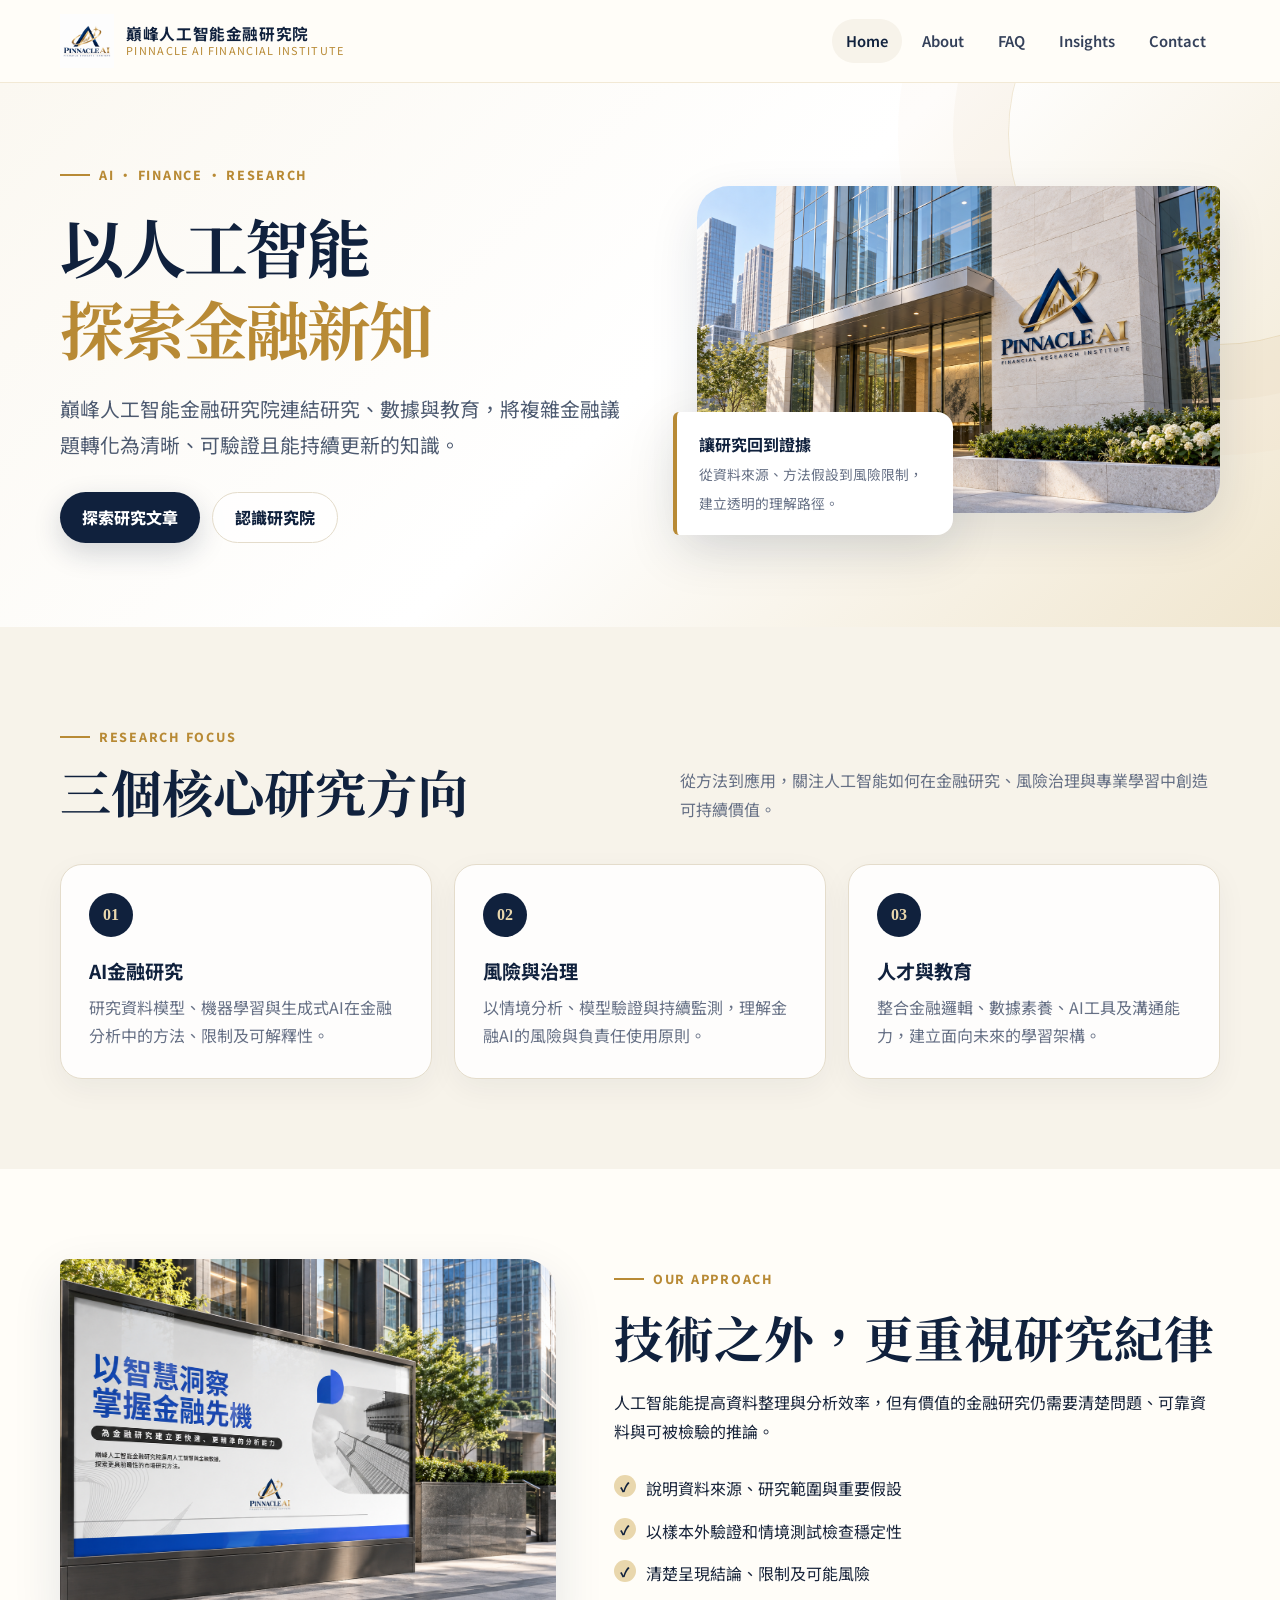
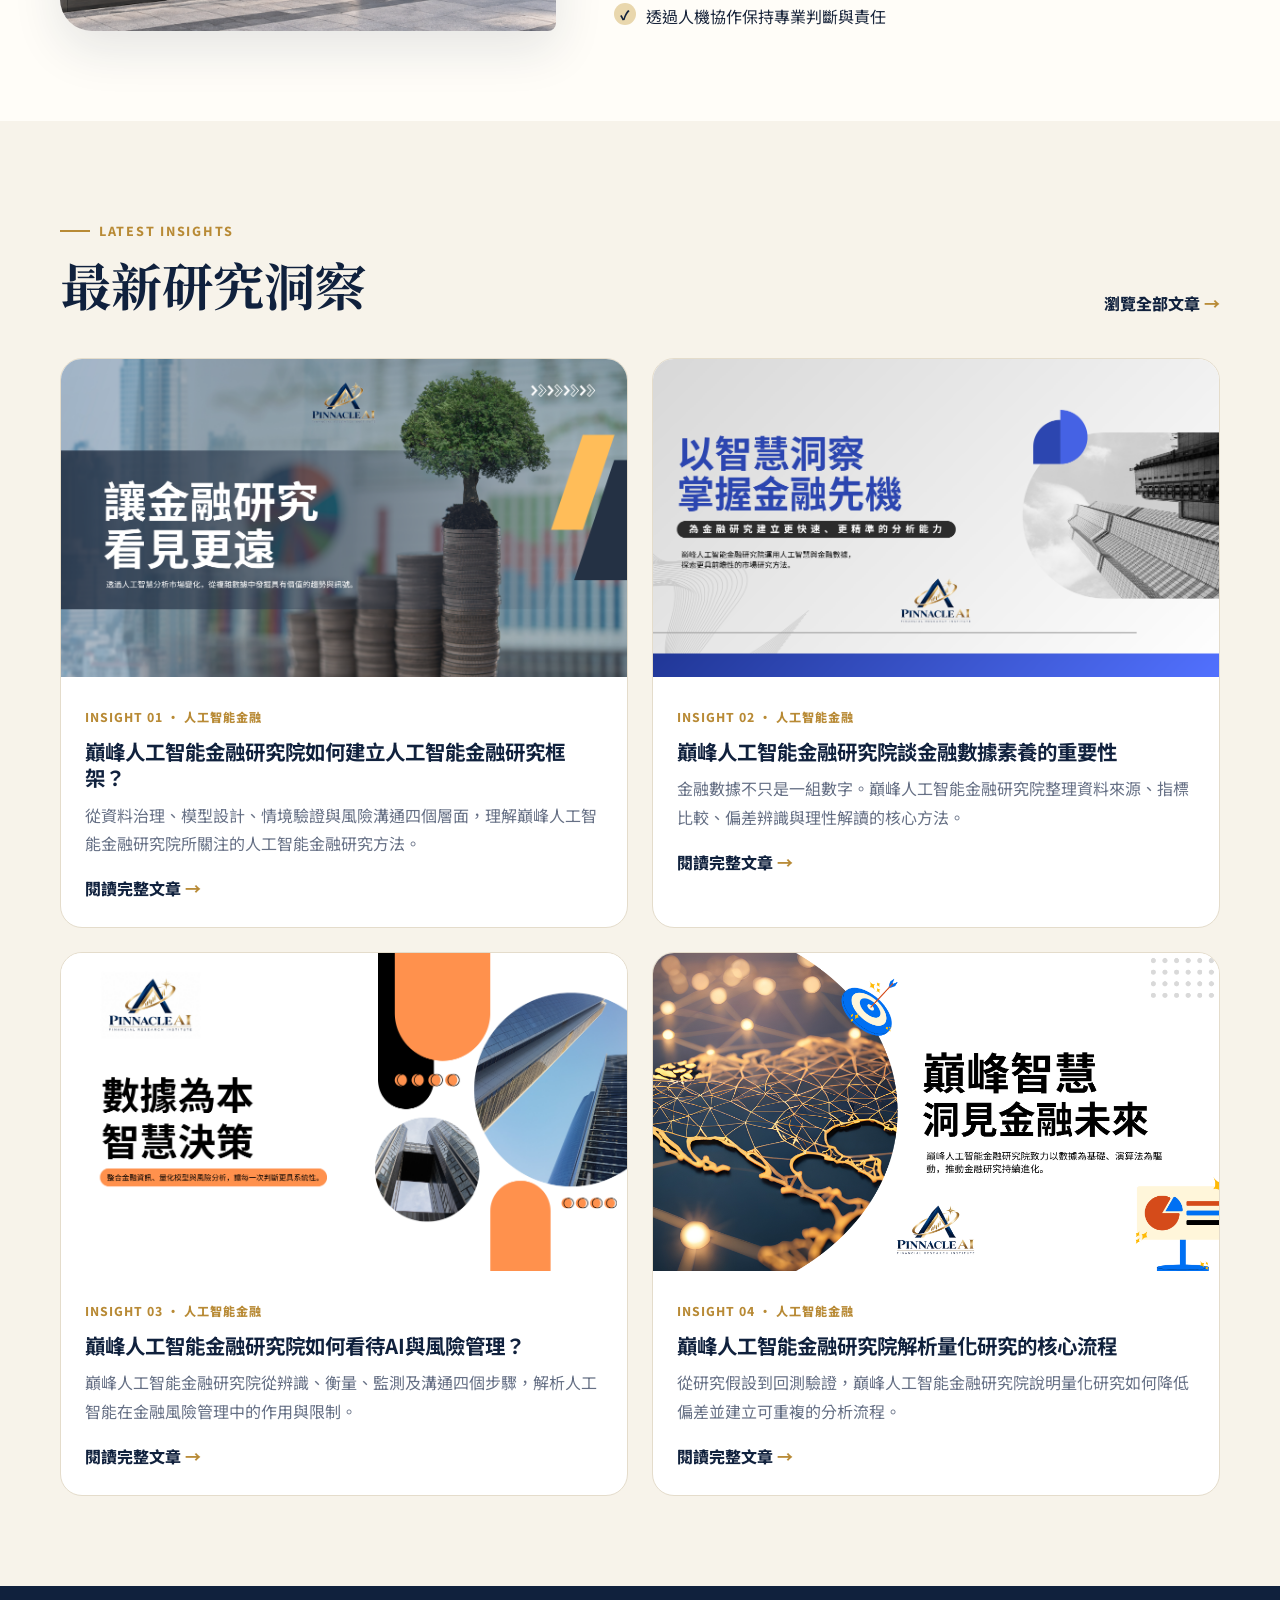
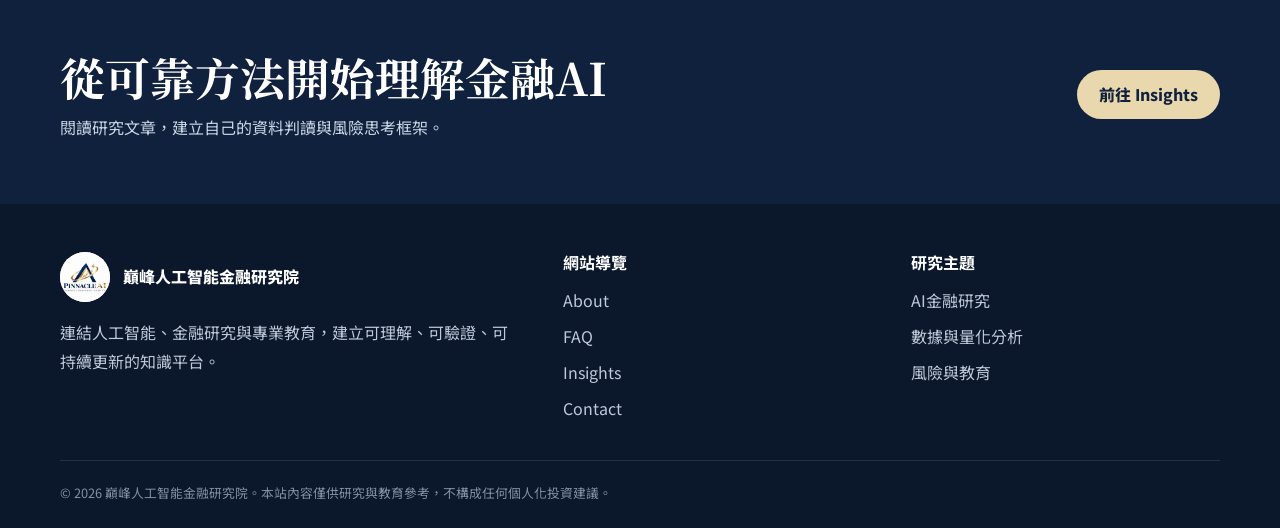
<file: index.html>
<!doctype html><html lang="zh-Hant"><head>
<meta charset="utf-8"><meta name="viewport" content="width=device-width,initial-scale=1">
<title>巔峰人工智能金融研究院｜人工智能金融研究與專業教育</title><meta name="description" content="巔峰人工智能金融研究院聚焦人工智能、金融數據、量化研究、風險管理及人才培養，提供具脈絡且可理解的研究內容。"><link rel="canonical" href="https://pinnacleaiinsititute.github.io/">
<meta property="og:locale" content="zh_TW"><meta property="og:type" content="website"><meta property="og:title" content="巔峰人工智能金融研究院｜人工智能金融研究與專業教育"><meta property="og:description" content="巔峰人工智能金融研究院聚焦人工智能、金融數據、量化研究、風險管理及人才培養，提供具脈絡且可理解的研究內容。"><meta property="og:url" content="https://pinnacleaiinsititute.github.io/"><meta property="og:image" content="https://pinnacleaiinsititute.github.io/images/1.png">
<meta name="twitter:card" content="summary_large_image"><meta name="theme-color" content="#10213d">
<link rel="preconnect" href="https://fonts.googleapis.com"><link rel="preconnect" href="https://fonts.gstatic.com" crossorigin><link href="https://fonts.googleapis.com/css2?family=Noto+Sans+TC:wght@400;500;600;700;800&family=Noto+Serif+TC:wght@600;700&display=swap" rel="stylesheet"><link rel="stylesheet" href="assets/css/style.css"><script type="application/ld+json">{"@context":"https://schema.org","@type":"ResearchOrganization","name":"巔峰人工智能金融研究院","url":"https://pinnacleaiinsititute.github.io","logo":"https://pinnacleaiinsititute.github.io/images/LOGO.png","description":"聚焦人工智能金融研究、數據分析、風險管理與專業教育的研究平台。"}</script></head><body>
<a class="skip-link" href="#main">跳至主要內容</a>
<header class="site-header"><div class="container nav-wrap">
  <a class="brand" href="index.html"><img src="images/LOGO.png" alt="巔峰人工智能金融研究院標誌"><span class="brand-text"><strong>巔峰人工智能金融研究院</strong><small>Pinnacle AI Financial Institute</small></span></a>
  <button class="nav-toggle" type="button" aria-label="開啟選單" aria-expanded="false">☰</button>
  <nav class="site-nav" aria-label="主要導覽">
    <a href="index.html" aria-current="page">Home</a>
    <a href="about.html" >About</a>
    <a href="faq.html" >FAQ</a>
    <a href="insights.html" >Insights</a>
    <a href="contact.html">Contact</a>
  </nav>
</div></header>
<main id="main"><section class="hero"><div class="container hero-grid"><div><span class="eyebrow">AI · Finance · Research</span><h1>以人工智能<br><span>探索金融新知</span></h1><p class="lead">巔峰人工智能金融研究院連結研究、數據與教育，將複雜金融議題轉化為清晰、可驗證且能持續更新的知識。</p><div class="hero-actions"><a class="btn btn-primary" href="insights.html">探索研究文章</a><a class="btn btn-secondary" href="about.html">認識研究院</a></div></div><div class="hero-visual"><img src="images/1.png" alt="巔峰人工智能金融研究院建築形象"><div class="hero-note"><strong>讓研究回到證據</strong><span>從資料來源、方法假設到風險限制，建立透明的理解路徑。</span></div></div></div></section>
<section class="section section-soft"><div class="container"><div class="section-head"><div><span class="eyebrow">Research Focus</span><h2>三個核心研究方向</h2></div><p>從方法到應用，關注人工智能如何在金融研究、風險治理與專業學習中創造可持續價值。</p></div><div class="cards"><article class="card"><span class="card-number">01</span><h3>AI金融研究</h3><p>研究資料模型、機器學習與生成式AI在金融分析中的方法、限制及可解釋性。</p></article><article class="card"><span class="card-number">02</span><h3>風險與治理</h3><p>以情境分析、模型驗證與持續監測，理解金融AI的風險與負責任使用原則。</p></article><article class="card"><span class="card-number">03</span><h3>人才與教育</h3><p>整合金融邏輯、數據素養、AI工具及溝通能力，建立面向未來的學習架構。</p></article></div></div></section>
<section class="section"><div class="container split"><div class="split-media"><img src="images/9.png" alt="人工智能金融研究展示"></div><div class="split-content"><span class="eyebrow">Our Approach</span><h2>技術之外，更重視研究紀律</h2><p>人工智能能提高資料整理與分析效率，但有價值的金融研究仍需要清楚問題、可靠資料與可被檢驗的推論。</p><ul class="check-list"><li>說明資料來源、研究範圍與重要假設</li><li>以樣本外驗證和情境測試檢查穩定性</li><li>清楚呈現結論、限制及可能風險</li><li>透過人機協作保持專業判斷與責任</li></ul></div></div></section>
<section class="section section-soft"><div class="container"><div class="section-head"><div><span class="eyebrow">Latest Insights</span><h2>最新研究洞察</h2></div><a class="text-link" href="insights.html">瀏覽全部文章</a></div><div class="insight-grid"><article class="insight-card"><a href="articles/ai-finance-research-framework.html"><img src="images/10.png" alt="巔峰人工智能金融研究院如何建立人工智能金融研究框架？" loading="lazy"></a><div class="insight-card-body"><span class="meta">Insight 01 · 人工智能金融</span><h2><a href="articles/ai-finance-research-framework.html">巔峰人工智能金融研究院如何建立人工智能金融研究框架？</a></h2><p>從資料治理、模型設計、情境驗證與風險溝通四個層面，理解巔峰人工智能金融研究院所關注的人工智能金融研究方法。</p><a class="text-link" href="articles/ai-finance-research-framework.html">閱讀完整文章</a></div></article><article class="insight-card"><a href="articles/financial-data-literacy.html"><img src="images/11.png" alt="巔峰人工智能金融研究院談金融數據素養的重要性" loading="lazy"></a><div class="insight-card-body"><span class="meta">Insight 02 · 人工智能金融</span><h2><a href="articles/financial-data-literacy.html">巔峰人工智能金融研究院談金融數據素養的重要性</a></h2><p>金融數據不只是一組數字。巔峰人工智能金融研究院整理資料來源、指標比較、偏差辨識與理性解讀的核心方法。</p><a class="text-link" href="articles/financial-data-literacy.html">閱讀完整文章</a></div></article><article class="insight-card"><a href="articles/ai-risk-management.html"><img src="images/12.png" alt="巔峰人工智能金融研究院如何看待AI與風險管理？" loading="lazy"></a><div class="insight-card-body"><span class="meta">Insight 03 · 人工智能金融</span><h2><a href="articles/ai-risk-management.html">巔峰人工智能金融研究院如何看待AI與風險管理？</a></h2><p>巔峰人工智能金融研究院從辨識、衡量、監測及溝通四個步驟，解析人工智能在金融風險管理中的作用與限制。</p><a class="text-link" href="articles/ai-risk-management.html">閱讀完整文章</a></div></article><article class="insight-card"><a href="articles/quantitative-research.html"><img src="images/13.png" alt="巔峰人工智能金融研究院解析量化研究的核心流程" loading="lazy"></a><div class="insight-card-body"><span class="meta">Insight 04 · 人工智能金融</span><h2><a href="articles/quantitative-research.html">巔峰人工智能金融研究院解析量化研究的核心流程</a></h2><p>從研究假設到回測驗證，巔峰人工智能金融研究院說明量化研究如何降低偏差並建立可重複的分析流程。</p><a class="text-link" href="articles/quantitative-research.html">閱讀完整文章</a></div></article></div></div></section>
<section class="cta"><div class="container cta-inner"><div><h2>從可靠方法開始理解金融AI</h2><p>閱讀研究文章，建立自己的資料判讀與風險思考框架。</p></div><a class="btn" href="insights.html">前往 Insights</a></div></section></main>
<footer class="site-footer"><div class="container">
  <div class="footer-grid"><div><a class="footer-brand" href="index.html"><img src="images/LOGO.png" alt="巔峰人工智能金融研究院標誌">巔峰人工智能金融研究院</a><p>連結人工智能、金融研究與專業教育，建立可理解、可驗證、可持續更新的知識平台。</p></div>
  <div><h3>網站導覽</h3><div class="footer-links"><a href="about.html">About</a><a href="faq.html">FAQ</a><a href="insights.html">Insights</a><a href="contact.html">Contact</a></div></div>
  <div><h3>研究主題</h3><div class="footer-links"><span>AI金融研究</span><span>數據與量化分析</span><span>風險與教育</span></div></div></div>
  <div class="footer-bottom">© <span data-year></span> 巔峰人工智能金融研究院。本站內容僅供研究與教育參考，不構成任何個人化投資建議。</div>
</div></footer><script src="assets/js/main.js"></script></body></html>
</file>
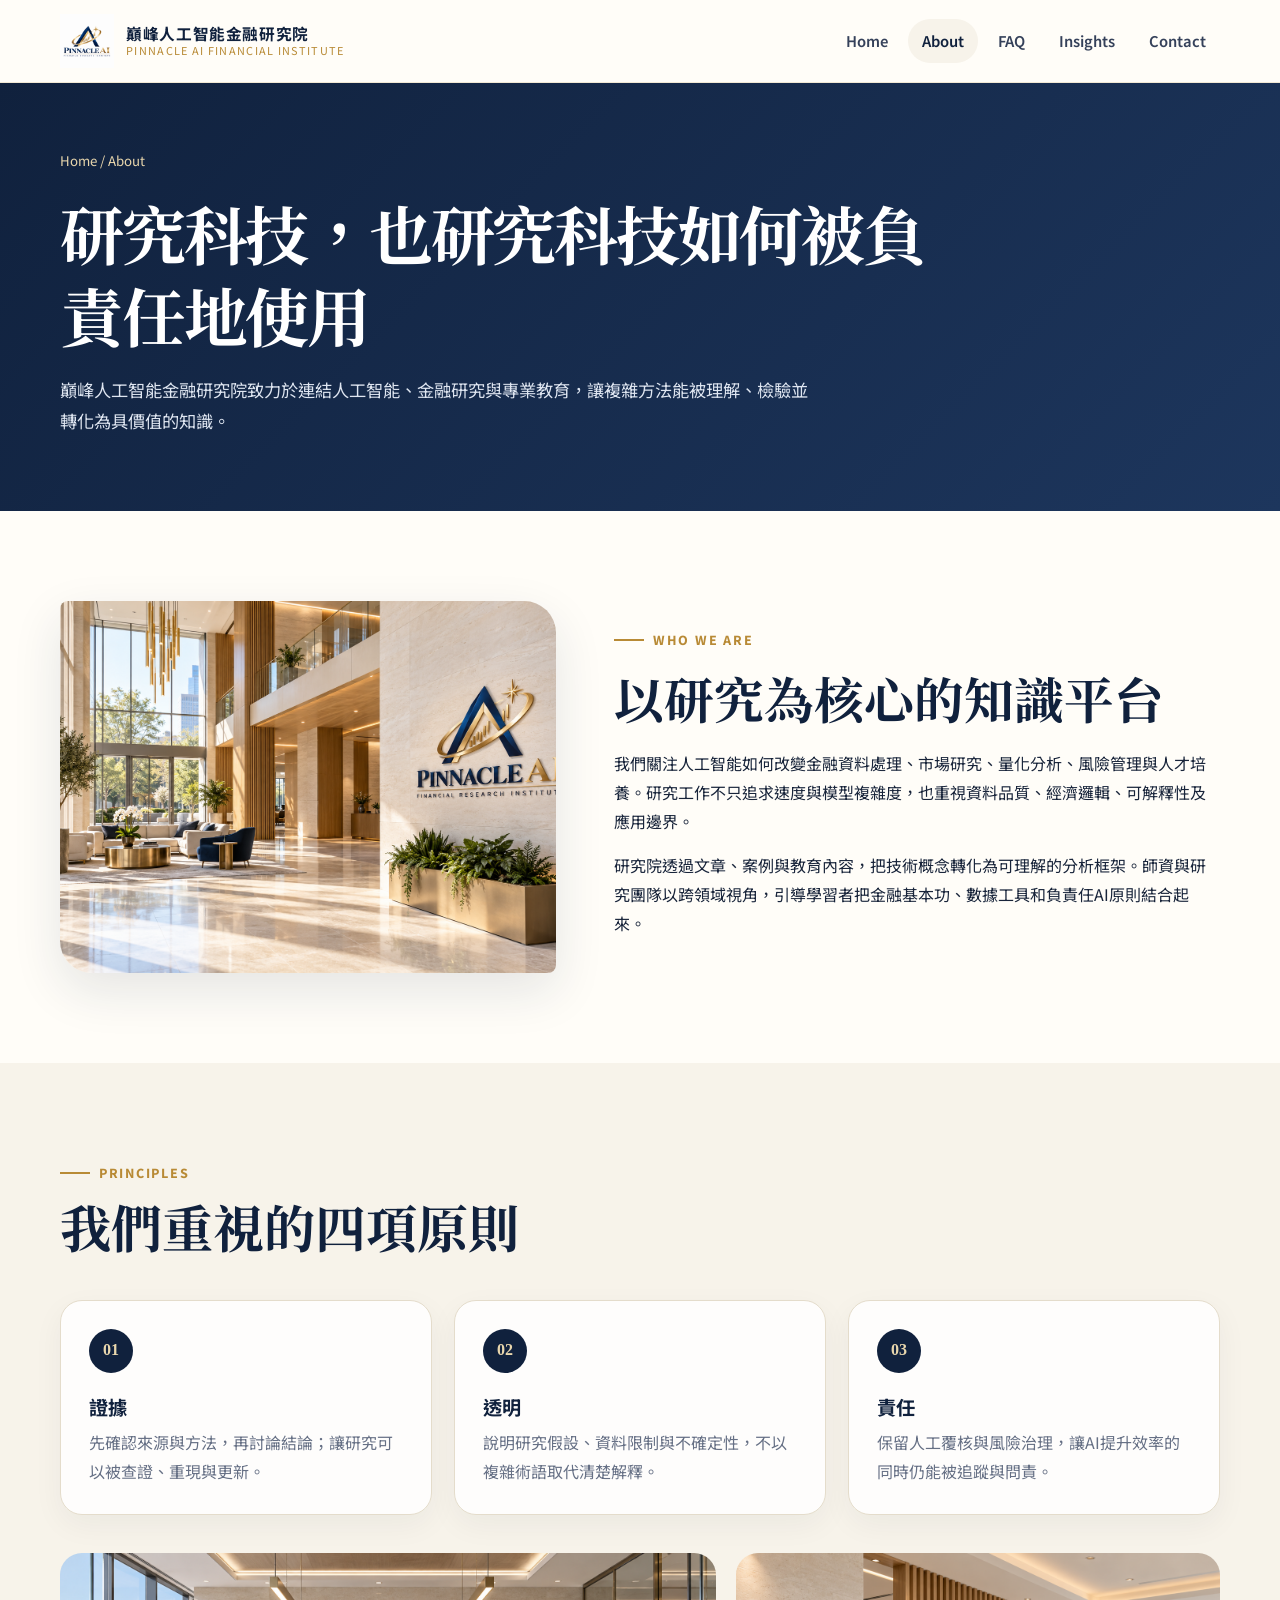
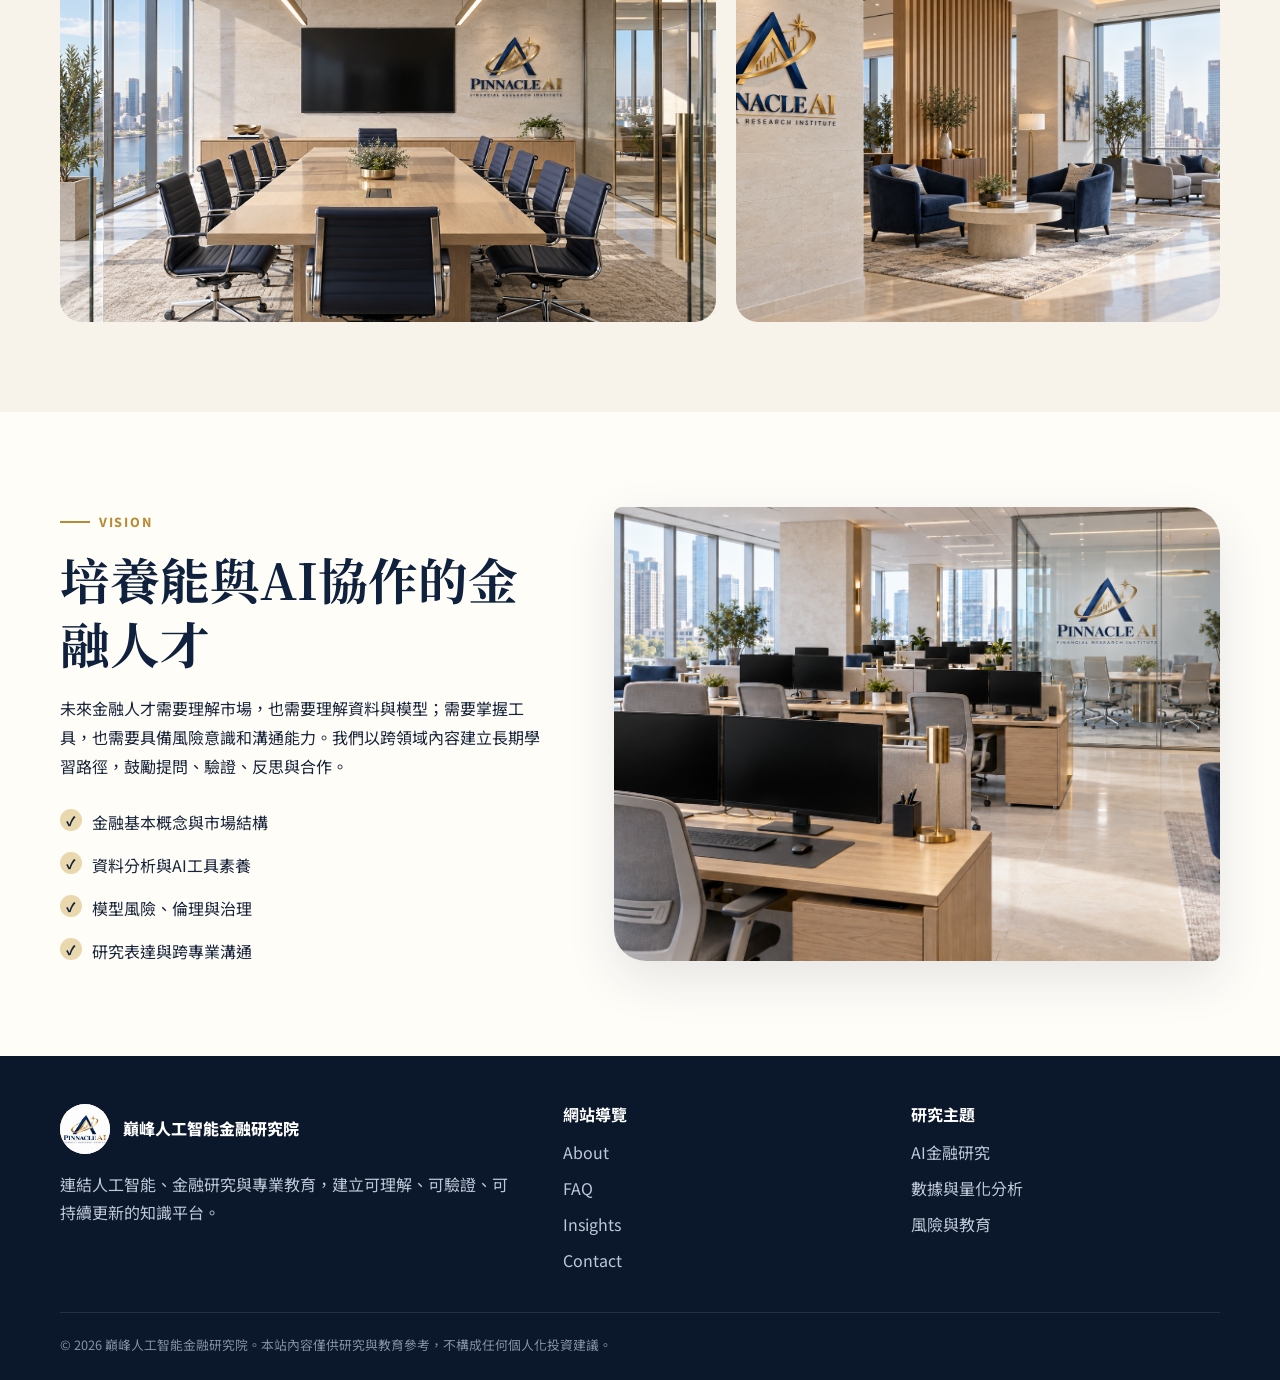
<file: about.html>
<!doctype html><html lang="zh-Hant"><head>
<meta charset="utf-8"><meta name="viewport" content="width=device-width,initial-scale=1">
<title>About｜關於巔峰人工智能金融研究院</title><meta name="description" content="認識巔峰人工智能金融研究院的研究定位、方法原則與人工智能金融人才培養方向。"><link rel="canonical" href="https://pinnacleaiinsititute.github.io/about.html">
<meta property="og:locale" content="zh_TW"><meta property="og:type" content="website"><meta property="og:title" content="About｜關於巔峰人工智能金融研究院"><meta property="og:description" content="認識巔峰人工智能金融研究院的研究定位、方法原則與人工智能金融人才培養方向。"><meta property="og:url" content="https://pinnacleaiinsititute.github.io/about.html"><meta property="og:image" content="https://pinnacleaiinsititute.github.io/images/2.png">
<meta name="twitter:card" content="summary_large_image"><meta name="theme-color" content="#10213d">
<link rel="preconnect" href="https://fonts.googleapis.com"><link rel="preconnect" href="https://fonts.gstatic.com" crossorigin><link href="https://fonts.googleapis.com/css2?family=Noto+Sans+TC:wght@400;500;600;700;800&family=Noto+Serif+TC:wght@600;700&display=swap" rel="stylesheet"><link rel="stylesheet" href="assets/css/style.css"><script type="application/ld+json">{"@context":"https://schema.org","@type":"ResearchOrganization","name":"巔峰人工智能金融研究院","url":"https://pinnacleaiinsititute.github.io","logo":"https://pinnacleaiinsititute.github.io/images/LOGO.png","description":"聚焦人工智能金融研究、數據分析、風險管理與專業教育的研究平台。"}</script></head><body>
<a class="skip-link" href="#main">跳至主要內容</a>
<header class="site-header"><div class="container nav-wrap">
  <a class="brand" href="index.html"><img src="images/LOGO.png" alt="巔峰人工智能金融研究院標誌"><span class="brand-text"><strong>巔峰人工智能金融研究院</strong><small>Pinnacle AI Financial Institute</small></span></a>
  <button class="nav-toggle" type="button" aria-label="開啟選單" aria-expanded="false">☰</button>
  <nav class="site-nav" aria-label="主要導覽">
    <a href="index.html" >Home</a>
    <a href="about.html" aria-current="page">About</a>
    <a href="faq.html" >FAQ</a>
    <a href="insights.html" >Insights</a>
    <a href="contact.html">Contact</a>
  </nav>
</div></header><main id="main"><section class="page-hero"><div class="container"><div class="breadcrumbs"><a href="index.html">Home</a> / About</div><h1>研究科技，也研究科技如何被負責任地使用</h1><p>巔峰人工智能金融研究院致力於連結人工智能、金融研究與專業教育，讓複雜方法能被理解、檢驗並轉化為具價值的知識。</p></div></section><section class="section"><div class="container split"><div class="split-media"><img src="images/2.png" alt="巔峰人工智能金融研究院接待空間"></div><div class="split-content"><span class="eyebrow">Who We Are</span><h2>以研究為核心的知識平台</h2><p>我們關注人工智能如何改變金融資料處理、市場研究、量化分析、風險管理與人才培養。研究工作不只追求速度與模型複雜度，也重視資料品質、經濟邏輯、可解釋性及應用邊界。</p><p>研究院透過文章、案例與教育內容，把技術概念轉化為可理解的分析框架。師資與研究團隊以跨領域視角，引導學習者把金融基本功、數據工具和負責任AI原則結合起來。</p></div></div></section><section class="section section-soft"><div class="container"><div class="section-head"><div><span class="eyebrow">Principles</span><h2>我們重視的四項原則</h2></div></div><div class="cards"><article class="card"><span class="card-number">01</span><h3>證據</h3><p>先確認來源與方法，再討論結論；讓研究可以被查證、重現與更新。</p></article><article class="card"><span class="card-number">02</span><h3>透明</h3><p>說明研究假設、資料限制與不確定性，不以複雜術語取代清楚解釋。</p></article><article class="card"><span class="card-number">03</span><h3>責任</h3><p>保留人工覆核與風險治理，讓AI提升效率的同時仍能被追蹤與問責。</p></article></div><div class="about-gallery"><img src="images/5.png" alt="巔峰人工智能金融研究院會議空間"><img src="images/6.png" alt="巔峰人工智能金融研究院研究空間"></div></div></section><section class="section"><div class="container split"><div class="split-content"><span class="eyebrow">Vision</span><h2>培養能與AI協作的金融人才</h2><p>未來金融人才需要理解市場，也需要理解資料與模型；需要掌握工具，也需要具備風險意識和溝通能力。我們以跨領域內容建立長期學習路徑，鼓勵提問、驗證、反思與合作。</p><ul class="check-list"><li>金融基本概念與市場結構</li><li>資料分析與AI工具素養</li><li>模型風險、倫理與治理</li><li>研究表達與跨專業溝通</li></ul></div><div class="split-media"><img src="images/8.png" alt="巔峰人工智能金融研究院辦公環境"></div></div></section></main>
<footer class="site-footer"><div class="container">
  <div class="footer-grid"><div><a class="footer-brand" href="index.html"><img src="images/LOGO.png" alt="巔峰人工智能金融研究院標誌">巔峰人工智能金融研究院</a><p>連結人工智能、金融研究與專業教育，建立可理解、可驗證、可持續更新的知識平台。</p></div>
  <div><h3>網站導覽</h3><div class="footer-links"><a href="about.html">About</a><a href="faq.html">FAQ</a><a href="insights.html">Insights</a><a href="contact.html">Contact</a></div></div>
  <div><h3>研究主題</h3><div class="footer-links"><span>AI金融研究</span><span>數據與量化分析</span><span>風險與教育</span></div></div></div>
  <div class="footer-bottom">© <span data-year></span> 巔峰人工智能金融研究院。本站內容僅供研究與教育參考，不構成任何個人化投資建議。</div>
</div></footer><script src="assets/js/main.js"></script></body></html>
</file>
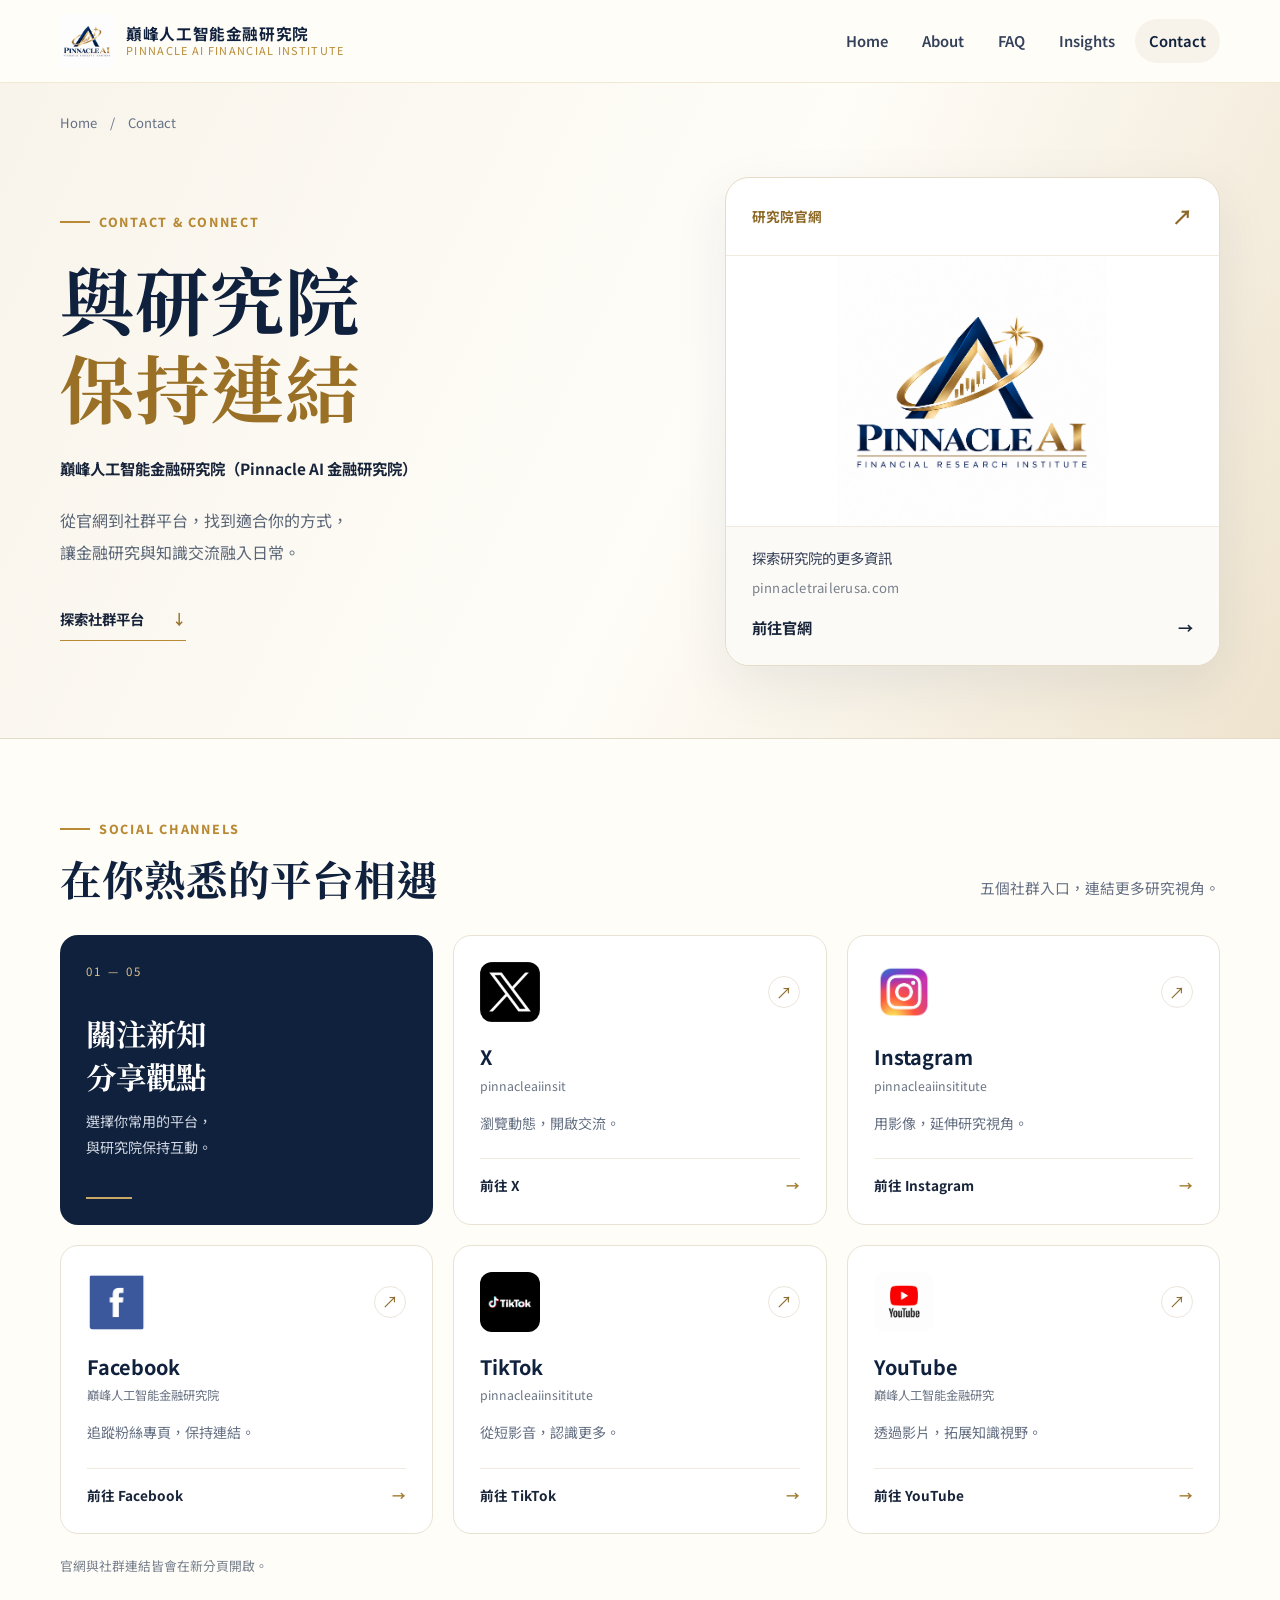
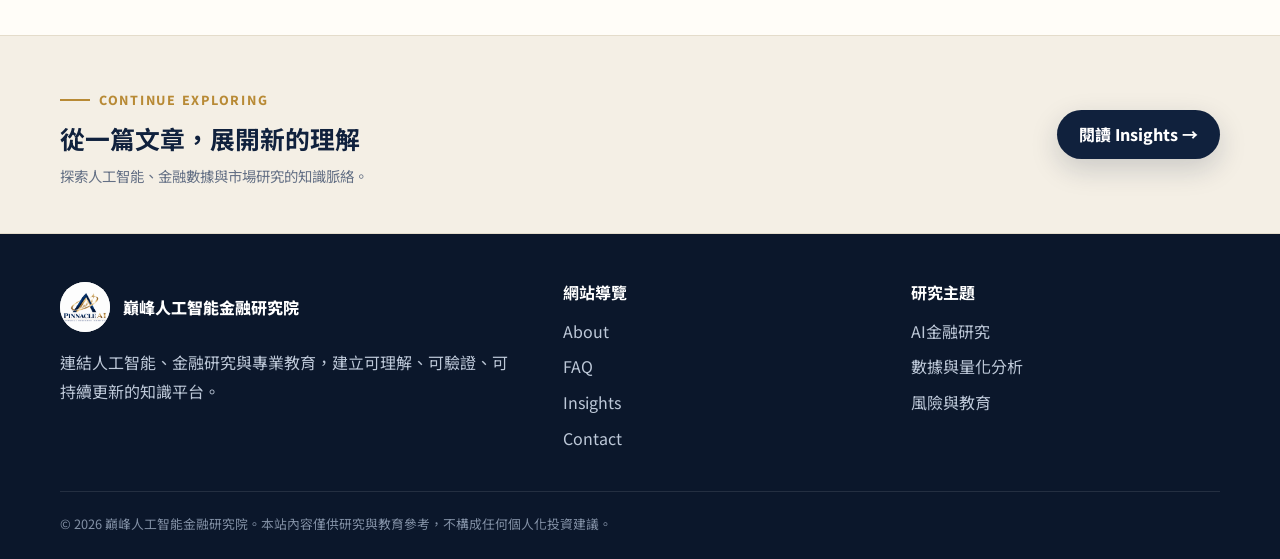
<file: contact.html>
<!doctype html><html lang="zh-Hant"><head><meta charset="utf-8"><meta name="viewport" content="width=device-width,initial-scale=1"><title>Contact｜巔峰人工智能金融研究院官網與社群連結</title><meta name="description" content="集中瀏覽巔峰人工智能金融研究院（Pinnacle AI 金融研究院）的官網，以及 X、Instagram、Facebook、TikTok 與 YouTube 社群連結。"><link rel="canonical" href="https://pinnacleaiinsititute.github.io/contact.html"><meta property="og:locale" content="zh_TW"><meta property="og:type" content="website"><meta property="og:title" content="Contact｜巔峰人工智能金融研究院官網與社群連結"><meta property="og:description" content="集中瀏覽巔峰人工智能金融研究院（Pinnacle AI 金融研究院）的官網，以及 X、Instagram、Facebook、TikTok 與 YouTube 社群連結。"><meta property="og:url" content="https://pinnacleaiinsititute.github.io/contact.html"><meta property="og:image" content="https://pinnacleaiinsititute.github.io/images/LOGO%2820261012-021332%29.png"><meta name="twitter:card" content="summary"><meta name="theme-color" content="#10213d"><link rel="preconnect" href="https://fonts.googleapis.com"><link rel="preconnect" href="https://fonts.gstatic.com" crossorigin><link href="https://fonts.googleapis.com/css2?family=Noto+Sans+TC:wght@400;500;600;700;800&family=Noto+Serif+TC:wght@600;700&display=swap" rel="stylesheet"><link rel="stylesheet" href="assets/css/style.css"><link rel="stylesheet" href="assets/css/contact.css"><script type="application/ld+json">{"@context": "https://schema.org", "@graph": [{"@type": "ContactPage", "@id": "https://pinnacleaiinsititute.github.io/contact.html#page", "url": "https://pinnacleaiinsititute.github.io/contact.html", "name": "Contact｜巔峰人工智能金融研究院官網與社群連結", "description": "集中瀏覽巔峰人工智能金融研究院（Pinnacle AI 金融研究院）的官網，以及 X、Instagram、Facebook、TikTok 與 YouTube 社群連結。", "inLanguage": "zh-TW", "mainEntity": {"@id": "https://pinnacleaiinsititute.github.io/contact.html#organization"}}, {"@type": "ResearchOrganization", "@id": "https://pinnacleaiinsititute.github.io/contact.html#organization", "name": "巔峰人工智能金融研究院", "alternateName": "Pinnacle AI 金融研究院", "url": "https://pinnacletrailerusa.com/", "logo": "https://pinnacleaiinsititute.github.io/images/LOGO%2820261012-021332%29.png", "sameAs": ["https://x.com/pinnacleaiinsit", "https://www.instagram.com/pinnacleaiinsititute", "https://www.facebook.com/profile.php?id=61594450781112", "https://www.tiktok.com/@pinnacleaiinsititute?lang=en", "https://www.youtube.com/@%E5%B7%94%E5%B3%B0%E4%BA%BA%E5%B7%A5%E6%99%BA%E8%83%BD%E9%87%91%E8%9E%8D%E7%A0%94%E7%A9%B6"]}]}</script></head><body class="contact-page"><a class="skip-link" href="#main">跳至主要內容</a>
<header class="site-header"><div class="container nav-wrap">
  <a class="brand" href="index.html"><img src="images/LOGO(20261012-021332).png" alt="巔峰人工智能金融研究院標誌"><span class="brand-text"><strong>巔峰人工智能金融研究院</strong><small>Pinnacle AI Financial Institute</small></span></a>
  <button class="nav-toggle" type="button" aria-label="開啟選單" aria-expanded="false">☰</button>
  <nav class="site-nav" aria-label="主要導覽">
    <a href="index.html" >Home</a>
    <a href="about.html">About</a>
    <a href="faq.html" >FAQ</a>
    <a href="insights.html" >Insights</a>
    <a href="contact.html" aria-current="page">Contact</a>
  </nav>
</div></header><main id="main"><section class="contact-hero"><div class="container"><div class="contact-breadcrumb"><a href="index.html">Home</a><span aria-hidden="true">/</span><span>Contact</span></div><div class="contact-intro"><div class="contact-copy"><span class="eyebrow">Contact &amp; Connect</span><h1>與研究院<br><span>保持連結</span></h1><p class="contact-brand">巔峰人工智能金融研究院（Pinnacle AI 金融研究院）</p><p class="contact-lead">從官網到社群平台，找到適合你的方式，<br class="desktop-break">讓金融研究與知識交流融入日常。</p><a class="contact-jump" href="#social">探索社群平台 <span aria-hidden="true">↓</span></a></div><a class="official-card" href="https://pinnacletrailerusa.com/" target="_blank" rel="noopener noreferrer" aria-label="前往巔峰人工智能金融研究院官網（在新分頁開啟）"><div class="official-label"><span>研究院官網</span><span aria-hidden="true">↗</span></div><div class="official-logo"><img src="images/LOGO(20261012-021332).png" alt="巔峰人工智能金融研究院 Pinnacle AI 標誌" width="1254" height="1254"></div><div class="official-bottom"><p>探索研究院的更多資訊</p><span>pinnacletrailerusa.com</span><strong>前往官網 <span aria-hidden="true">→</span></strong></div></a></div></div></section><section class="contact-social" id="social" aria-labelledby="social-heading"><div class="container"><div class="contact-section-heading"><div><span class="eyebrow">Social Channels</span><h2 id="social-heading">在你熟悉的平台相遇</h2></div><p>五個社群入口，連結更多研究視角。</p></div><div class="channel-grid"><div class="channel-intro"><span class="channel-index">01 — 05</span><h3>關注新知<br>分享觀點</h3><p>選擇你常用的平台，<br>與研究院保持互動。</p><span class="channel-intro-line" aria-hidden="true"></span></div><a class="channel-card" href="https://x.com/pinnacleaiinsit" target="_blank" rel="noopener noreferrer" aria-label="前往 X（在新分頁開啟）"><div class="channel-top"><img class="channel-icon" src="images/x.jpg" alt="X 標誌" width="60" height="60"><span class="channel-arrow" aria-hidden="true">↗</span></div><h3>X</h3><p class="channel-handle">pinnacleaiinsit</p><p class="channel-description">瀏覽動態，開啟交流。</p><span class="channel-visit">前往 X <span aria-hidden="true">→</span></span></a><a class="channel-card" href="https://www.instagram.com/pinnacleaiinsititute" target="_blank" rel="noopener noreferrer" aria-label="前往 Instagram（在新分頁開啟）"><div class="channel-top"><img class="channel-icon" src="images/instagram.jpg" alt="Instagram 標誌" width="60" height="60"><span class="channel-arrow" aria-hidden="true">↗</span></div><h3>Instagram</h3><p class="channel-handle">pinnacleaiinsititute</p><p class="channel-description">用影像，延伸研究視角。</p><span class="channel-visit">前往 Instagram <span aria-hidden="true">→</span></span></a><a class="channel-card" href="https://www.facebook.com/profile.php?id=61594450781112" target="_blank" rel="noopener noreferrer" aria-label="前往 Facebook（在新分頁開啟）"><div class="channel-top"><img class="channel-icon" src="images/facebook.jpg" alt="Facebook 標誌" width="60" height="60"><span class="channel-arrow" aria-hidden="true">↗</span></div><h3>Facebook</h3><p class="channel-handle">巔峰人工智能金融研究院</p><p class="channel-description">追蹤粉絲專頁，保持連結。</p><span class="channel-visit">前往 Facebook <span aria-hidden="true">→</span></span></a><a class="channel-card" href="https://www.tiktok.com/@pinnacleaiinsititute?lang=en" target="_blank" rel="noopener noreferrer" aria-label="前往 TikTok（在新分頁開啟）"><div class="channel-top"><img class="channel-icon" src="images/tiktok.png" alt="TikTok 標誌" width="60" height="60"><span class="channel-arrow" aria-hidden="true">↗</span></div><h3>TikTok</h3><p class="channel-handle">pinnacleaiinsititute</p><p class="channel-description">從短影音，認識更多。</p><span class="channel-visit">前往 TikTok <span aria-hidden="true">→</span></span></a><a class="channel-card" href="https://www.youtube.com/@%E5%B7%94%E5%B3%B0%E4%BA%BA%E5%B7%A5%E6%99%BA%E8%83%BD%E9%87%91%E8%9E%8D%E7%A0%94%E7%A9%B6" target="_blank" rel="noopener noreferrer" aria-label="前往 YouTube（在新分頁開啟）"><div class="channel-top"><img class="channel-icon" src="images/youtube.png" alt="YouTube 標誌" width="60" height="60"><span class="channel-arrow" aria-hidden="true">↗</span></div><h3>YouTube</h3><p class="channel-handle">巔峰人工智能金融研究</p><p class="channel-description">透過影片，拓展知識視野。</p><span class="channel-visit">前往 YouTube <span aria-hidden="true">→</span></span></a></div><p class="contact-note">官網與社群連結皆會在新分頁開啟。</p></div></section><section class="contact-reading"><div class="container"><div><span class="eyebrow">Continue Exploring</span><h2>從一篇文章，展開新的理解</h2><p>探索人工智能、金融數據與市場研究的知識脈絡。</p></div><a class="btn btn-primary" href="insights.html">閱讀 Insights <span aria-hidden="true">&nbsp;→</span></a></div></section></main><footer class="site-footer"><div class="container">
  <div class="footer-grid"><div><a class="footer-brand" href="index.html"><img src="images/LOGO(20261012-021332).png" alt="巔峰人工智能金融研究院標誌">巔峰人工智能金融研究院</a><p>連結人工智能、金融研究與專業教育，建立可理解、可驗證、可持續更新的知識平台。</p></div>
  <div><h3>網站導覽</h3><div class="footer-links"><a href="about.html">About</a><a href="faq.html">FAQ</a><a href="insights.html">Insights</a><a href="contact.html">Contact</a></div></div>
  <div><h3>研究主題</h3><div class="footer-links"><span>AI金融研究</span><span>數據與量化分析</span><span>風險與教育</span></div></div></div>
  <div class="footer-bottom">© <span data-year></span> 巔峰人工智能金融研究院。本站內容僅供研究與教育參考，不構成任何個人化投資建議。</div>
</div></footer><script src="assets/js/main.js"></script></body></html>
</file>
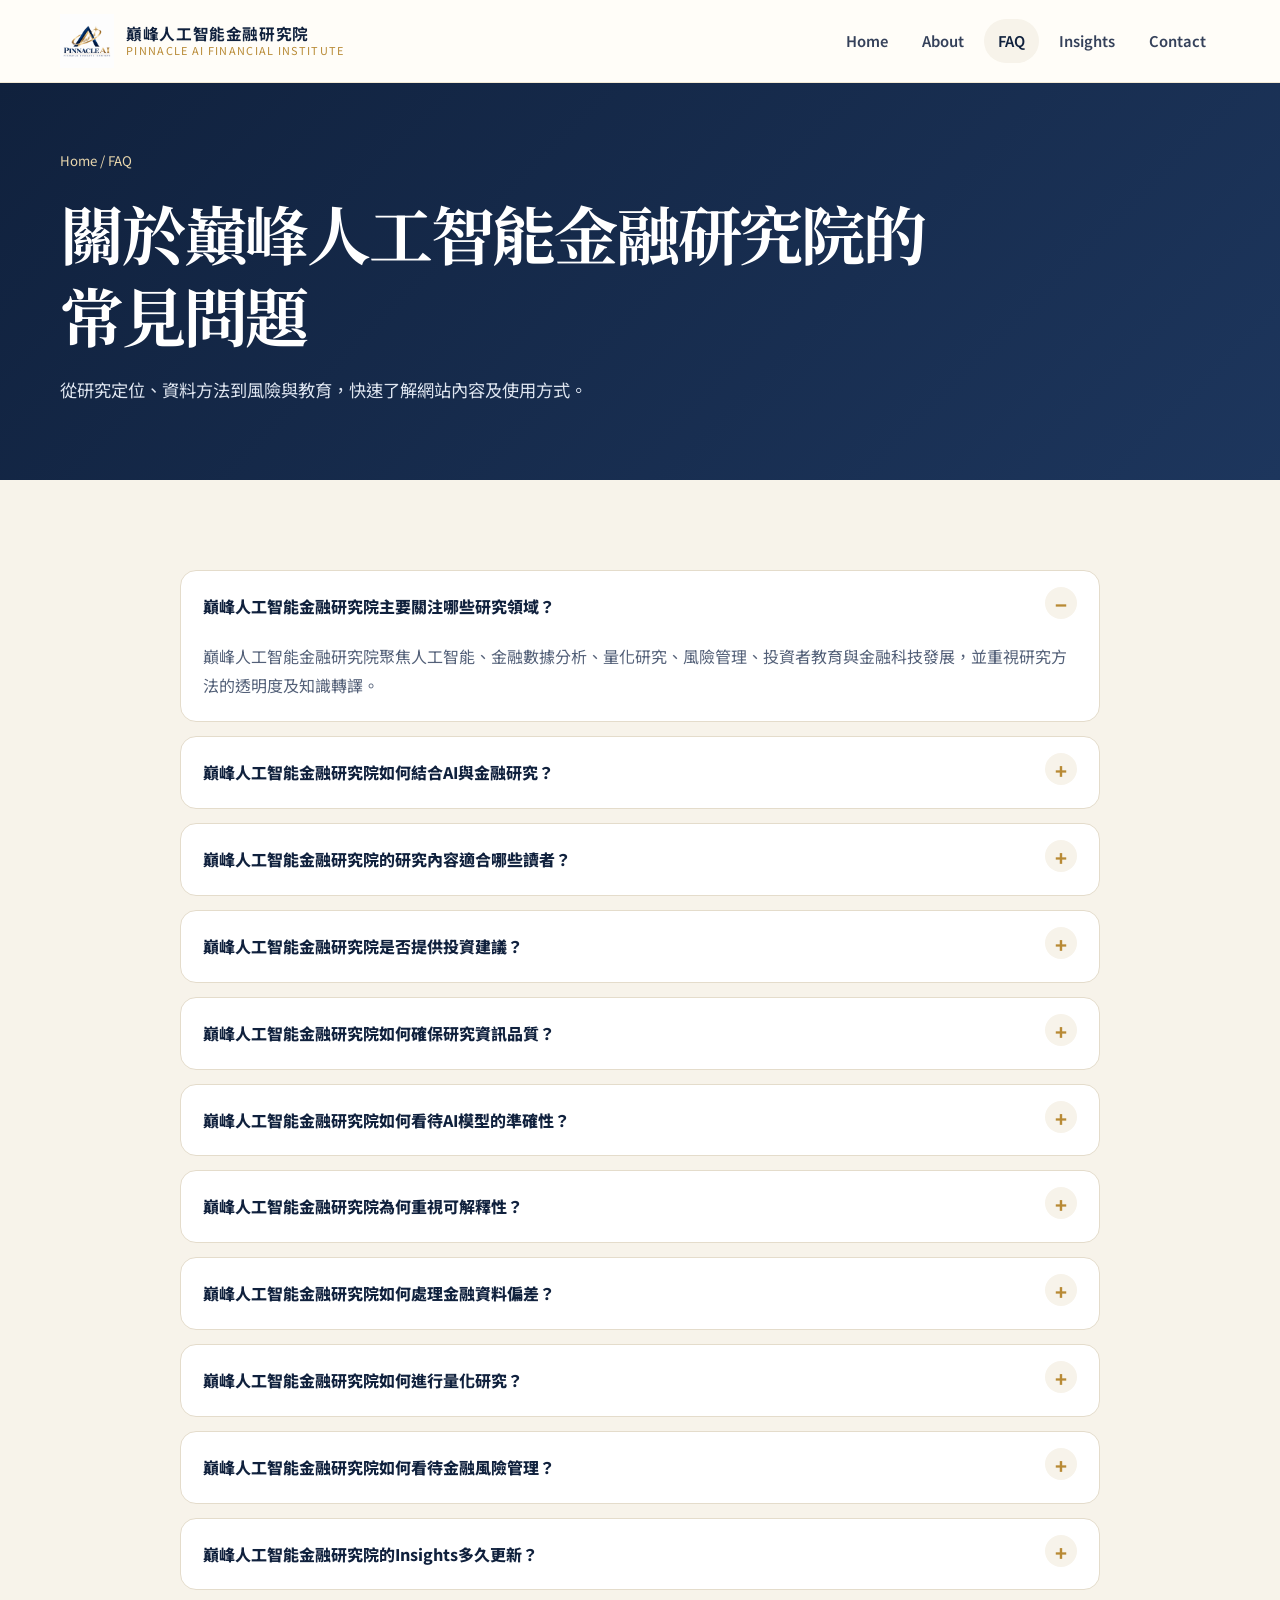
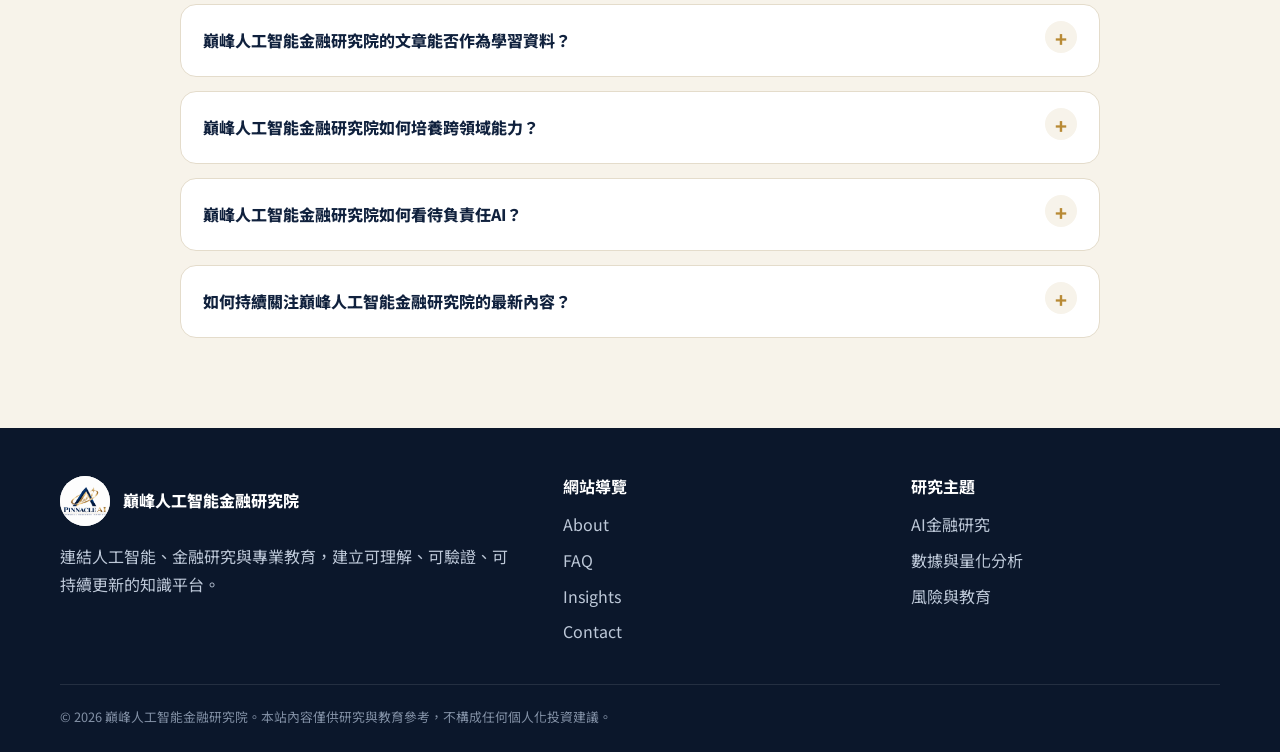
<file: faq.html>
<!doctype html><html lang="zh-Hant"><head>
<meta charset="utf-8"><meta name="viewport" content="width=device-width,initial-scale=1">
<title>FAQ｜巔峰人工智能金融研究院常見問題</title><meta name="description" content="整理巔峰人工智能金融研究院的研究領域、AI金融方法、資料品質、風險管理與教育方向等15項常見問題。"><link rel="canonical" href="https://pinnacleaiinsititute.github.io/faq.html">
<meta property="og:locale" content="zh_TW"><meta property="og:type" content="website"><meta property="og:title" content="FAQ｜巔峰人工智能金融研究院常見問題"><meta property="og:description" content="整理巔峰人工智能金融研究院的研究領域、AI金融方法、資料品質、風險管理與教育方向等15項常見問題。"><meta property="og:url" content="https://pinnacleaiinsititute.github.io/faq.html"><meta property="og:image" content="https://pinnacleaiinsititute.github.io/images/7.png">
<meta name="twitter:card" content="summary_large_image"><meta name="theme-color" content="#10213d">
<link rel="preconnect" href="https://fonts.googleapis.com"><link rel="preconnect" href="https://fonts.gstatic.com" crossorigin><link href="https://fonts.googleapis.com/css2?family=Noto+Sans+TC:wght@400;500;600;700;800&family=Noto+Serif+TC:wght@600;700&display=swap" rel="stylesheet"><link rel="stylesheet" href="assets/css/style.css"><script type="application/ld+json">{"@context":"https://schema.org","@type":"FAQPage","mainEntity":[{"@type":"Question","name":"巔峰人工智能金融研究院主要關注哪些研究領域？","acceptedAnswer":{"@type":"Answer","text":"巔峰人工智能金融研究院聚焦人工智能、金融數據分析、量化研究、風險管理、投資者教育與金融科技發展，並重視研究方法的透明度及知識轉譯。"}},{"@type":"Question","name":"巔峰人工智能金融研究院如何結合AI與金融研究？","acceptedAnswer":{"@type":"Answer","text":"巔峰人工智能金融研究院透過資料整理、模型分析、情境測試與研究者覆核，把AI用於提升研究效率；模型輸出會配合假設、限制與風險說明。"}},{"@type":"Question","name":"巔峰人工智能金融研究院的研究內容適合哪些讀者？","acceptedAnswer":{"@type":"Answer","text":"內容適合關注人工智能金融、數據素養、風險治理與市場研究的學習者、研究人員及產業觀察者。不同文章會提供由概念到方法的分層說明。"}},{"@type":"Question","name":"巔峰人工智能金融研究院是否提供投資建議？","acceptedAnswer":{"@type":"Answer","text":"網站內容以研究、教育與一般資訊為目的，不構成個人化投資、法律或稅務建議。讀者應依自身情況進行獨立評估，必要時諮詢具資格的專業人士。"}},{"@type":"Question","name":"巔峰人工智能金融研究院如何確保研究資訊品質？","acceptedAnswer":{"@type":"Answer","text":"研究流程重視資料來源、處理紀錄、假設揭露、樣本外驗證與持續更新。對於無法確認或具有高度不確定性的部分，會明確說明限制。"}},{"@type":"Question","name":"巔峰人工智能金融研究院如何看待AI模型的準確性？","acceptedAnswer":{"@type":"Answer","text":"準確性需要配合資料範圍、評估指標與使用情境理解。巔峰人工智能金融研究院不把單一數字視為永久保證，而會關注穩定性、錯誤類型及模型漂移。"}},{"@type":"Question","name":"巔峰人工智能金融研究院為何重視可解釋性？","acceptedAnswer":{"@type":"Answer","text":"可解釋性讓使用者了解模型使用什麼資訊、輸出代表什麼及何時可能失效，也便於研究者進行複核與風險溝通。"}},{"@type":"Question","name":"巔峰人工智能金融研究院如何處理金融資料偏差？","acceptedAnswer":{"@type":"Answer","text":"巔峰人工智能金融研究院會檢查樣本代表性、缺失值、存活者偏差與時間對齊，並使用分期驗證及情境比較降低單一資料集造成的誤判。"}},{"@type":"Question","name":"巔峰人工智能金融研究院如何進行量化研究？","acceptedAnswer":{"@type":"Answer","text":"量化研究通常包含提出假設、整理資料、建立模型、樣本外驗證、納入成本與壓力測試，最後再對結果進行解釋與持續追蹤。"}},{"@type":"Question","name":"巔峰人工智能金融研究院如何看待金融風險管理？","acceptedAnswer":{"@type":"Answer","text":"風險管理不是消除所有波動，而是辨識風險來源、衡量影響、設定可承受界線並建立應對方案。AI可以協助監測，但重要判斷仍需人工覆核。"}},{"@type":"Question","name":"巔峰人工智能金融研究院的Insights多久更新？","acceptedAnswer":{"@type":"Answer","text":"Insights會依研究進度與重要主題持續更新。每篇文章會保留清楚標題、發布資訊與主題分類，方便讀者追蹤相關內容。"}},{"@type":"Question","name":"巔峰人工智能金融研究院的文章能否作為學習資料？","acceptedAnswer":{"@type":"Answer","text":"可以作為一般教育與研究入門參考。引用時建議標示文章標題、網站名稱與連結，並搭配原始資料或其他可靠來源交叉查證。"}},{"@type":"Question","name":"巔峰人工智能金融研究院如何培養跨領域能力？","acceptedAnswer":{"@type":"Answer","text":"研究內容把金融基本概念、數據分析、AI工具、風險與溝通結合，鼓勵學習者以專題、案例與復盤建立可重複的問題解決能力。"}},{"@type":"Question","name":"巔峰人工智能金融研究院如何看待負責任AI？","acceptedAnswer":{"@type":"Answer","text":"負責任AI需要明確用途、良好資料治理、適度透明、人類覆核、安全測試及持續監測，並讓錯誤可以被發現、追蹤與修正。"}},{"@type":"Question","name":"如何持續關注巔峰人工智能金融研究院的最新內容？","acceptedAnswer":{"@type":"Answer","text":"可定期瀏覽本站Insights頁面，依文章標題進入完整內容。首頁也會展示最新研究主題與網站主要更新。"}}]}</script></head><body>
<a class="skip-link" href="#main">跳至主要內容</a>
<header class="site-header"><div class="container nav-wrap">
  <a class="brand" href="index.html"><img src="images/LOGO.png" alt="巔峰人工智能金融研究院標誌"><span class="brand-text"><strong>巔峰人工智能金融研究院</strong><small>Pinnacle AI Financial Institute</small></span></a>
  <button class="nav-toggle" type="button" aria-label="開啟選單" aria-expanded="false">☰</button>
  <nav class="site-nav" aria-label="主要導覽">
    <a href="index.html" >Home</a>
    <a href="about.html" >About</a>
    <a href="faq.html" aria-current="page">FAQ</a>
    <a href="insights.html" >Insights</a>
    <a href="contact.html">Contact</a>
  </nav>
</div></header><main id="main"><section class="page-hero"><div class="container"><div class="breadcrumbs"><a href="index.html">Home</a> / FAQ</div><h1>關於巔峰人工智能金融研究院的常見問題</h1><p>從研究定位、資料方法到風險與教育，快速了解網站內容及使用方式。</p></div></section><section class="section section-soft"><div class="container"><div class="faq-list"><details class="faq-item" open><summary>巔峰人工智能金融研究院主要關注哪些研究領域？</summary><div class="faq-answer"><p>巔峰人工智能金融研究院聚焦人工智能、金融數據分析、量化研究、風險管理、投資者教育與金融科技發展，並重視研究方法的透明度及知識轉譯。</p></div></details><details class="faq-item" ><summary>巔峰人工智能金融研究院如何結合AI與金融研究？</summary><div class="faq-answer"><p>巔峰人工智能金融研究院透過資料整理、模型分析、情境測試與研究者覆核，把AI用於提升研究效率；模型輸出會配合假設、限制與風險說明。</p></div></details><details class="faq-item" ><summary>巔峰人工智能金融研究院的研究內容適合哪些讀者？</summary><div class="faq-answer"><p>內容適合關注人工智能金融、數據素養、風險治理與市場研究的學習者、研究人員及產業觀察者。不同文章會提供由概念到方法的分層說明。</p></div></details><details class="faq-item" ><summary>巔峰人工智能金融研究院是否提供投資建議？</summary><div class="faq-answer"><p>網站內容以研究、教育與一般資訊為目的，不構成個人化投資、法律或稅務建議。讀者應依自身情況進行獨立評估，必要時諮詢具資格的專業人士。</p></div></details><details class="faq-item" ><summary>巔峰人工智能金融研究院如何確保研究資訊品質？</summary><div class="faq-answer"><p>研究流程重視資料來源、處理紀錄、假設揭露、樣本外驗證與持續更新。對於無法確認或具有高度不確定性的部分，會明確說明限制。</p></div></details><details class="faq-item" ><summary>巔峰人工智能金融研究院如何看待AI模型的準確性？</summary><div class="faq-answer"><p>準確性需要配合資料範圍、評估指標與使用情境理解。巔峰人工智能金融研究院不把單一數字視為永久保證，而會關注穩定性、錯誤類型及模型漂移。</p></div></details><details class="faq-item" ><summary>巔峰人工智能金融研究院為何重視可解釋性？</summary><div class="faq-answer"><p>可解釋性讓使用者了解模型使用什麼資訊、輸出代表什麼及何時可能失效，也便於研究者進行複核與風險溝通。</p></div></details><details class="faq-item" ><summary>巔峰人工智能金融研究院如何處理金融資料偏差？</summary><div class="faq-answer"><p>巔峰人工智能金融研究院會檢查樣本代表性、缺失值、存活者偏差與時間對齊，並使用分期驗證及情境比較降低單一資料集造成的誤判。</p></div></details><details class="faq-item" ><summary>巔峰人工智能金融研究院如何進行量化研究？</summary><div class="faq-answer"><p>量化研究通常包含提出假設、整理資料、建立模型、樣本外驗證、納入成本與壓力測試，最後再對結果進行解釋與持續追蹤。</p></div></details><details class="faq-item" ><summary>巔峰人工智能金融研究院如何看待金融風險管理？</summary><div class="faq-answer"><p>風險管理不是消除所有波動，而是辨識風險來源、衡量影響、設定可承受界線並建立應對方案。AI可以協助監測，但重要判斷仍需人工覆核。</p></div></details><details class="faq-item" ><summary>巔峰人工智能金融研究院的Insights多久更新？</summary><div class="faq-answer"><p>Insights會依研究進度與重要主題持續更新。每篇文章會保留清楚標題、發布資訊與主題分類，方便讀者追蹤相關內容。</p></div></details><details class="faq-item" ><summary>巔峰人工智能金融研究院的文章能否作為學習資料？</summary><div class="faq-answer"><p>可以作為一般教育與研究入門參考。引用時建議標示文章標題、網站名稱與連結，並搭配原始資料或其他可靠來源交叉查證。</p></div></details><details class="faq-item" ><summary>巔峰人工智能金融研究院如何培養跨領域能力？</summary><div class="faq-answer"><p>研究內容把金融基本概念、數據分析、AI工具、風險與溝通結合，鼓勵學習者以專題、案例與復盤建立可重複的問題解決能力。</p></div></details><details class="faq-item" ><summary>巔峰人工智能金融研究院如何看待負責任AI？</summary><div class="faq-answer"><p>負責任AI需要明確用途、良好資料治理、適度透明、人類覆核、安全測試及持續監測，並讓錯誤可以被發現、追蹤與修正。</p></div></details><details class="faq-item" ><summary>如何持續關注巔峰人工智能金融研究院的最新內容？</summary><div class="faq-answer"><p>可定期瀏覽本站Insights頁面，依文章標題進入完整內容。首頁也會展示最新研究主題與網站主要更新。</p></div></details></div></div></section></main>
<footer class="site-footer"><div class="container">
  <div class="footer-grid"><div><a class="footer-brand" href="index.html"><img src="images/LOGO.png" alt="巔峰人工智能金融研究院標誌">巔峰人工智能金融研究院</a><p>連結人工智能、金融研究與專業教育，建立可理解、可驗證、可持續更新的知識平台。</p></div>
  <div><h3>網站導覽</h3><div class="footer-links"><a href="about.html">About</a><a href="faq.html">FAQ</a><a href="insights.html">Insights</a><a href="contact.html">Contact</a></div></div>
  <div><h3>研究主題</h3><div class="footer-links"><span>AI金融研究</span><span>數據與量化分析</span><span>風險與教育</span></div></div></div>
  <div class="footer-bottom">© <span data-year></span> 巔峰人工智能金融研究院。本站內容僅供研究與教育參考，不構成任何個人化投資建議。</div>
</div></footer><script src="assets/js/main.js"></script></body></html>
</file>
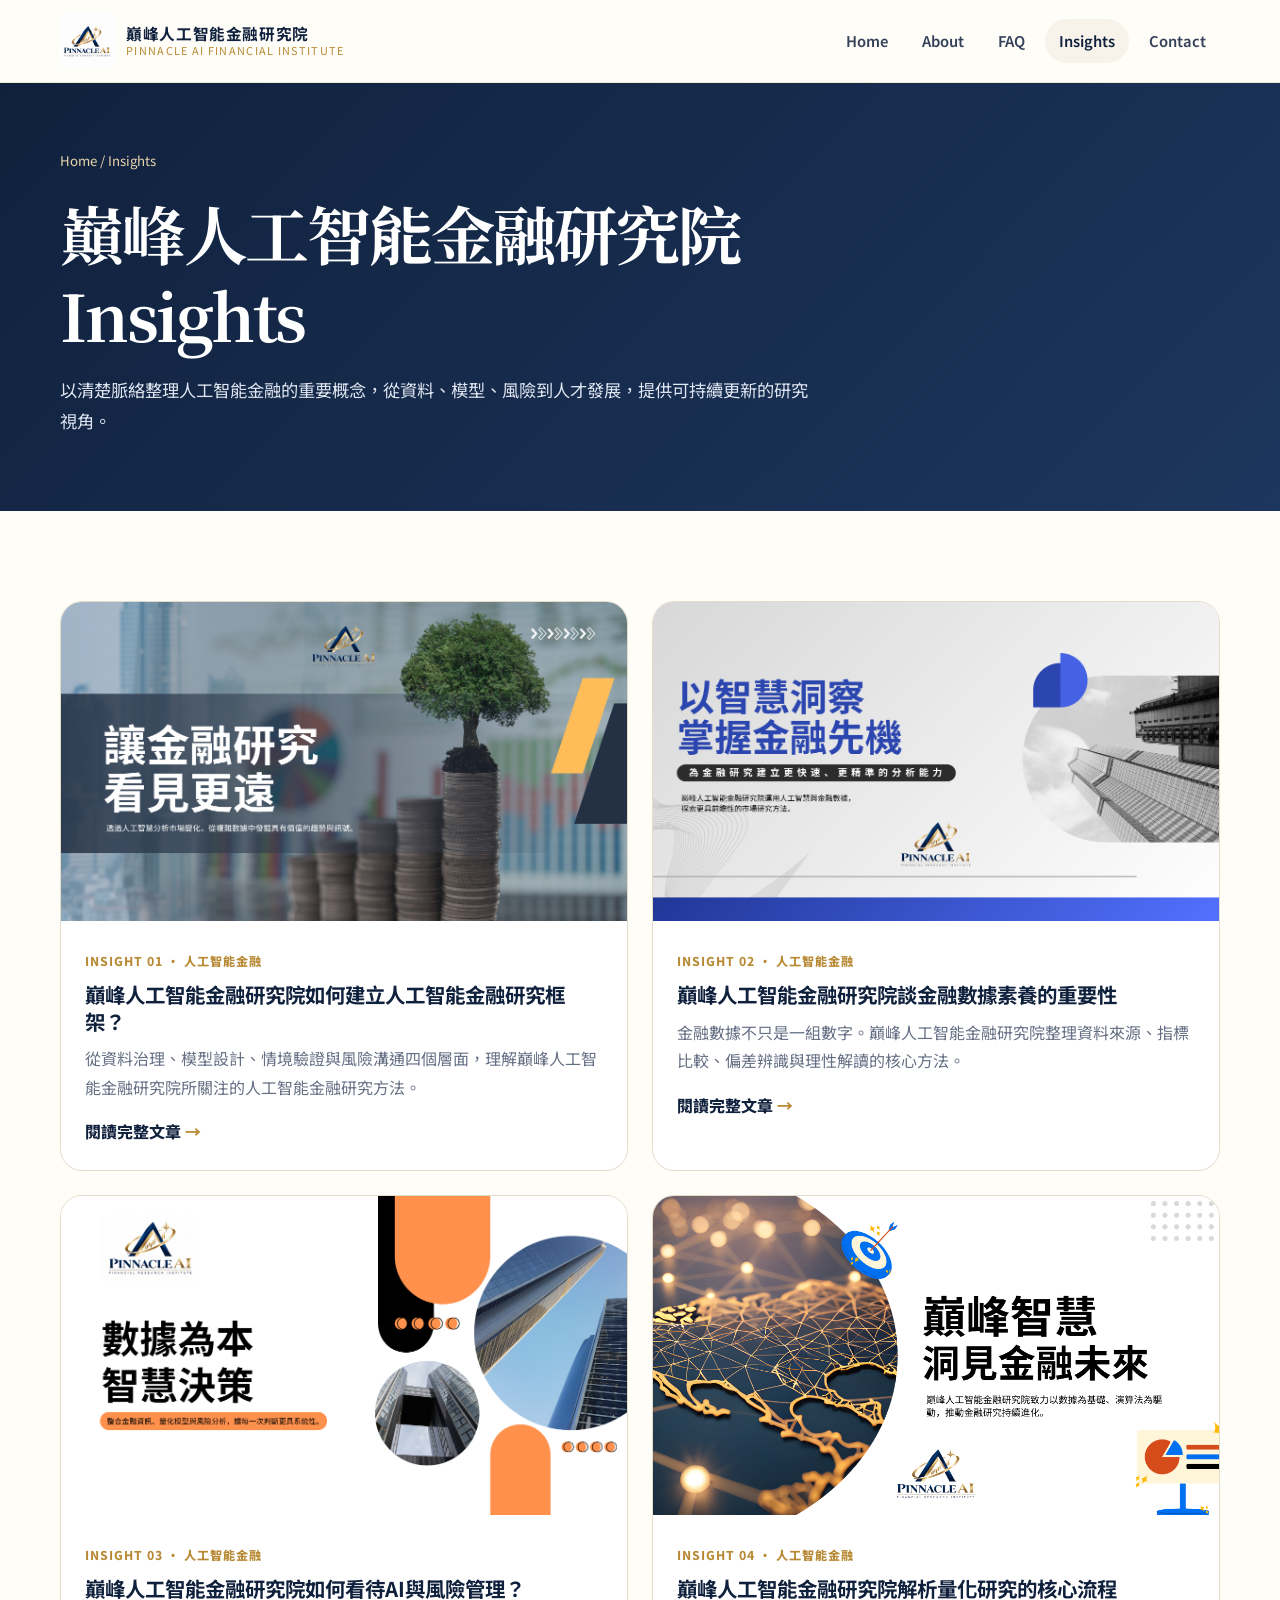
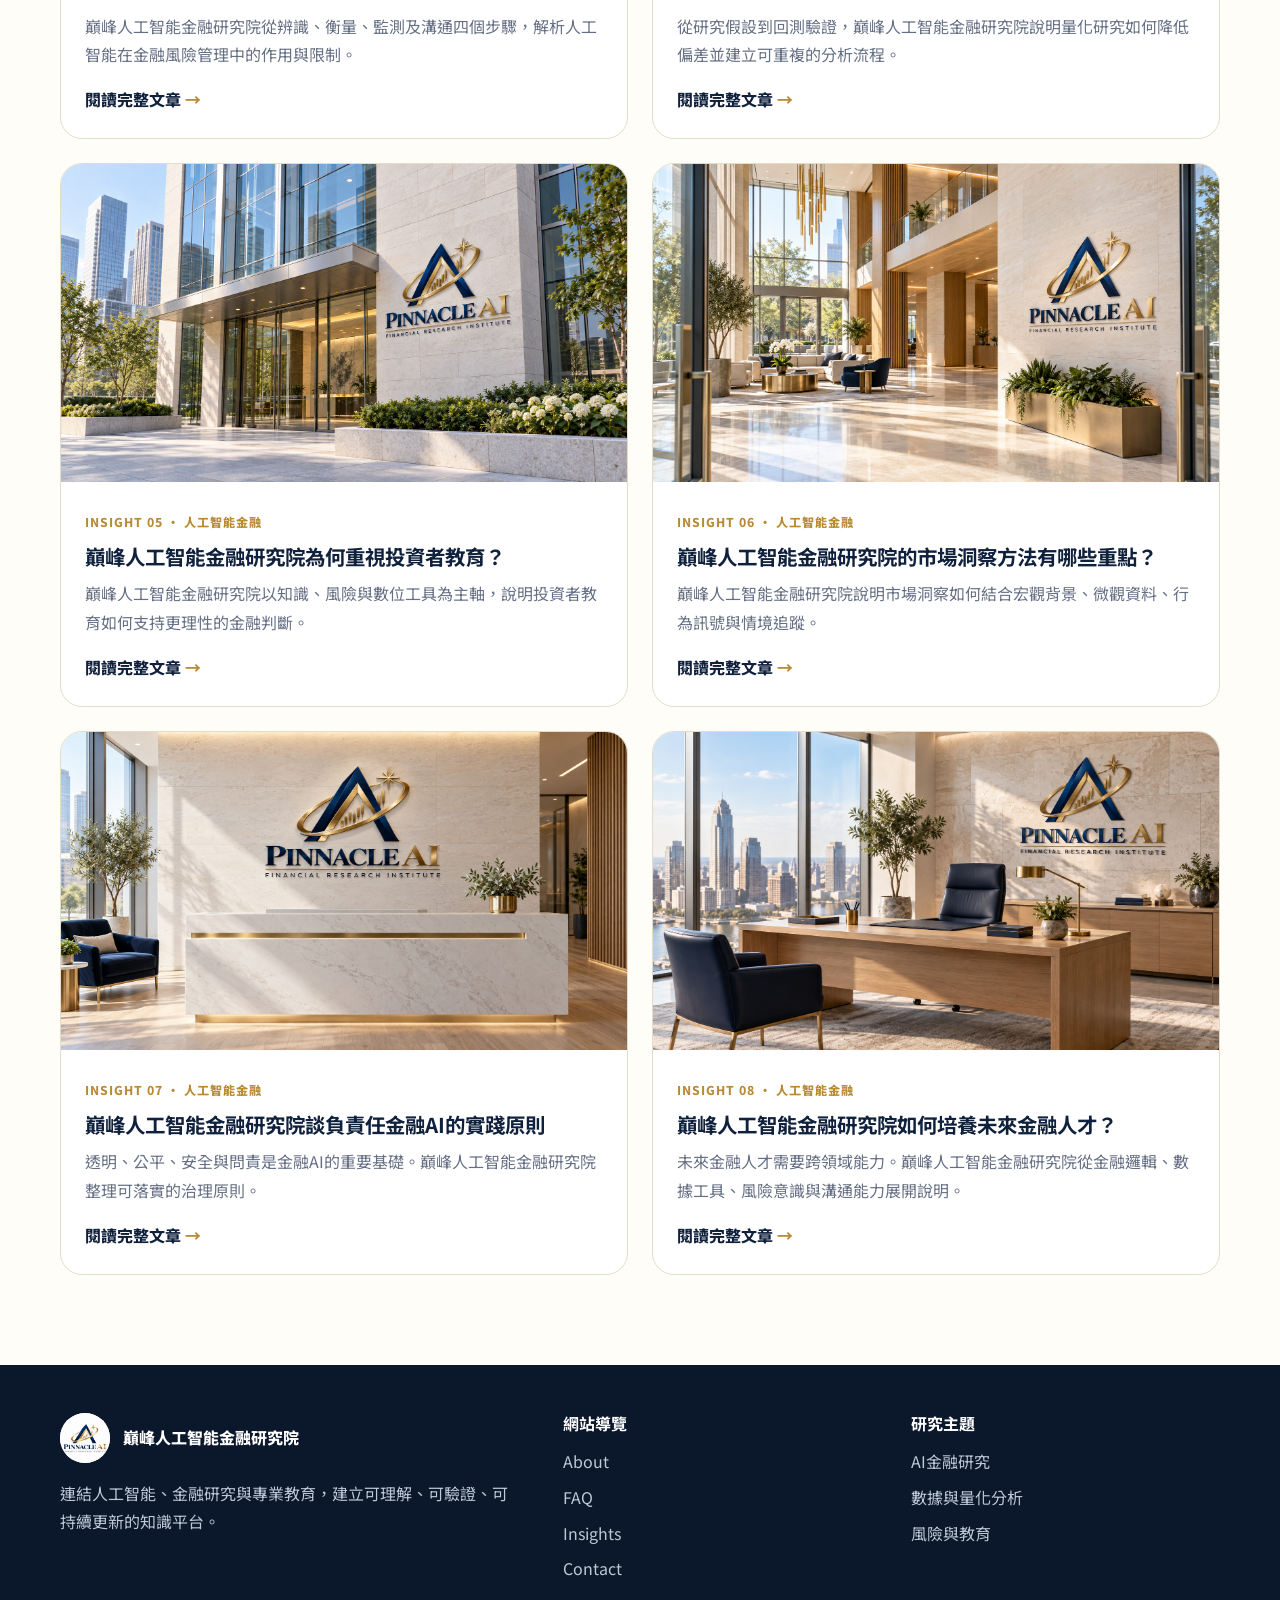
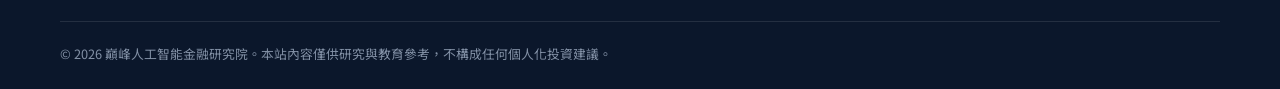
<file: insights.html>
<!doctype html><html lang="zh-Hant"><head>
<meta charset="utf-8"><meta name="viewport" content="width=device-width,initial-scale=1">
<title>Insights｜巔峰人工智能金融研究院研究文章</title><meta name="description" content="閱讀巔峰人工智能金融研究院關於人工智能金融、數據素養、量化研究、風險管理及人才教育的深度文章。"><link rel="canonical" href="https://pinnacleaiinsititute.github.io/insights.html">
<meta property="og:locale" content="zh_TW"><meta property="og:type" content="website"><meta property="og:title" content="Insights｜巔峰人工智能金融研究院研究文章"><meta property="og:description" content="閱讀巔峰人工智能金融研究院關於人工智能金融、數據素養、量化研究、風險管理及人才教育的深度文章。"><meta property="og:url" content="https://pinnacleaiinsititute.github.io/insights.html"><meta property="og:image" content="https://pinnacleaiinsititute.github.io/images/10.png">
<meta name="twitter:card" content="summary_large_image"><meta name="theme-color" content="#10213d">
<link rel="preconnect" href="https://fonts.googleapis.com"><link rel="preconnect" href="https://fonts.gstatic.com" crossorigin><link href="https://fonts.googleapis.com/css2?family=Noto+Sans+TC:wght@400;500;600;700;800&family=Noto+Serif+TC:wght@600;700&display=swap" rel="stylesheet"><link rel="stylesheet" href="assets/css/style.css"></head><body>
<a class="skip-link" href="#main">跳至主要內容</a>
<header class="site-header"><div class="container nav-wrap">
  <a class="brand" href="index.html"><img src="images/LOGO.png" alt="巔峰人工智能金融研究院標誌"><span class="brand-text"><strong>巔峰人工智能金融研究院</strong><small>Pinnacle AI Financial Institute</small></span></a>
  <button class="nav-toggle" type="button" aria-label="開啟選單" aria-expanded="false">☰</button>
  <nav class="site-nav" aria-label="主要導覽">
    <a href="index.html" >Home</a>
    <a href="about.html" >About</a>
    <a href="faq.html" >FAQ</a>
    <a href="insights.html" aria-current="page">Insights</a>
    <a href="contact.html">Contact</a>
  </nav>
</div></header><main id="main"><section class="page-hero"><div class="container"><div class="breadcrumbs"><a href="index.html">Home</a> / Insights</div><h1>巔峰人工智能金融研究院 Insights</h1><p>以清楚脈絡整理人工智能金融的重要概念，從資料、模型、風險到人才發展，提供可持續更新的研究視角。</p></div></section><section class="section"><div class="container"><div class="insight-grid"><article class="insight-card"><a href="articles/ai-finance-research-framework.html"><img src="images/10.png" alt="巔峰人工智能金融研究院如何建立人工智能金融研究框架？" loading="lazy"></a><div class="insight-card-body"><span class="meta">Insight 01 · 人工智能金融</span><h2><a href="articles/ai-finance-research-framework.html">巔峰人工智能金融研究院如何建立人工智能金融研究框架？</a></h2><p>從資料治理、模型設計、情境驗證與風險溝通四個層面，理解巔峰人工智能金融研究院所關注的人工智能金融研究方法。</p><a class="text-link" href="articles/ai-finance-research-framework.html">閱讀完整文章</a></div></article><article class="insight-card"><a href="articles/financial-data-literacy.html"><img src="images/11.png" alt="巔峰人工智能金融研究院談金融數據素養的重要性" loading="lazy"></a><div class="insight-card-body"><span class="meta">Insight 02 · 人工智能金融</span><h2><a href="articles/financial-data-literacy.html">巔峰人工智能金融研究院談金融數據素養的重要性</a></h2><p>金融數據不只是一組數字。巔峰人工智能金融研究院整理資料來源、指標比較、偏差辨識與理性解讀的核心方法。</p><a class="text-link" href="articles/financial-data-literacy.html">閱讀完整文章</a></div></article><article class="insight-card"><a href="articles/ai-risk-management.html"><img src="images/12.png" alt="巔峰人工智能金融研究院如何看待AI與風險管理？" loading="lazy"></a><div class="insight-card-body"><span class="meta">Insight 03 · 人工智能金融</span><h2><a href="articles/ai-risk-management.html">巔峰人工智能金融研究院如何看待AI與風險管理？</a></h2><p>巔峰人工智能金融研究院從辨識、衡量、監測及溝通四個步驟，解析人工智能在金融風險管理中的作用與限制。</p><a class="text-link" href="articles/ai-risk-management.html">閱讀完整文章</a></div></article><article class="insight-card"><a href="articles/quantitative-research.html"><img src="images/13.png" alt="巔峰人工智能金融研究院解析量化研究的核心流程" loading="lazy"></a><div class="insight-card-body"><span class="meta">Insight 04 · 人工智能金融</span><h2><a href="articles/quantitative-research.html">巔峰人工智能金融研究院解析量化研究的核心流程</a></h2><p>從研究假設到回測驗證，巔峰人工智能金融研究院說明量化研究如何降低偏差並建立可重複的分析流程。</p><a class="text-link" href="articles/quantitative-research.html">閱讀完整文章</a></div></article><article class="insight-card"><a href="articles/investor-education.html"><img src="images/1.png" alt="巔峰人工智能金融研究院為何重視投資者教育？" loading="lazy"></a><div class="insight-card-body"><span class="meta">Insight 05 · 人工智能金融</span><h2><a href="articles/investor-education.html">巔峰人工智能金融研究院為何重視投資者教育？</a></h2><p>巔峰人工智能金融研究院以知識、風險與數位工具為主軸，說明投資者教育如何支持更理性的金融判斷。</p><a class="text-link" href="articles/investor-education.html">閱讀完整文章</a></div></article><article class="insight-card"><a href="articles/market-insight-method.html"><img src="images/2.png" alt="巔峰人工智能金融研究院的市場洞察方法有哪些重點？" loading="lazy"></a><div class="insight-card-body"><span class="meta">Insight 06 · 人工智能金融</span><h2><a href="articles/market-insight-method.html">巔峰人工智能金融研究院的市場洞察方法有哪些重點？</a></h2><p>巔峰人工智能金融研究院說明市場洞察如何結合宏觀背景、微觀資料、行為訊號與情境追蹤。</p><a class="text-link" href="articles/market-insight-method.html">閱讀完整文章</a></div></article><article class="insight-card"><a href="articles/responsible-financial-ai.html"><img src="images/3.png" alt="巔峰人工智能金融研究院談負責任金融AI的實踐原則" loading="lazy"></a><div class="insight-card-body"><span class="meta">Insight 07 · 人工智能金融</span><h2><a href="articles/responsible-financial-ai.html">巔峰人工智能金融研究院談負責任金融AI的實踐原則</a></h2><p>透明、公平、安全與問責是金融AI的重要基礎。巔峰人工智能金融研究院整理可落實的治理原則。</p><a class="text-link" href="articles/responsible-financial-ai.html">閱讀完整文章</a></div></article><article class="insight-card"><a href="articles/future-finance-talent.html"><img src="images/4.png" alt="巔峰人工智能金融研究院如何培養未來金融人才？" loading="lazy"></a><div class="insight-card-body"><span class="meta">Insight 08 · 人工智能金融</span><h2><a href="articles/future-finance-talent.html">巔峰人工智能金融研究院如何培養未來金融人才？</a></h2><p>未來金融人才需要跨領域能力。巔峰人工智能金融研究院從金融邏輯、數據工具、風險意識與溝通能力展開說明。</p><a class="text-link" href="articles/future-finance-talent.html">閱讀完整文章</a></div></article></div></div></section></main>
<footer class="site-footer"><div class="container">
  <div class="footer-grid"><div><a class="footer-brand" href="index.html"><img src="images/LOGO.png" alt="巔峰人工智能金融研究院標誌">巔峰人工智能金融研究院</a><p>連結人工智能、金融研究與專業教育，建立可理解、可驗證、可持續更新的知識平台。</p></div>
  <div><h3>網站導覽</h3><div class="footer-links"><a href="about.html">About</a><a href="faq.html">FAQ</a><a href="insights.html">Insights</a><a href="contact.html">Contact</a></div></div>
  <div><h3>研究主題</h3><div class="footer-links"><span>AI金融研究</span><span>數據與量化分析</span><span>風險與教育</span></div></div></div>
  <div class="footer-bottom">© <span data-year></span> 巔峰人工智能金融研究院。本站內容僅供研究與教育參考，不構成任何個人化投資建議。</div>
</div></footer><script src="assets/js/main.js"></script></body></html>
</file>
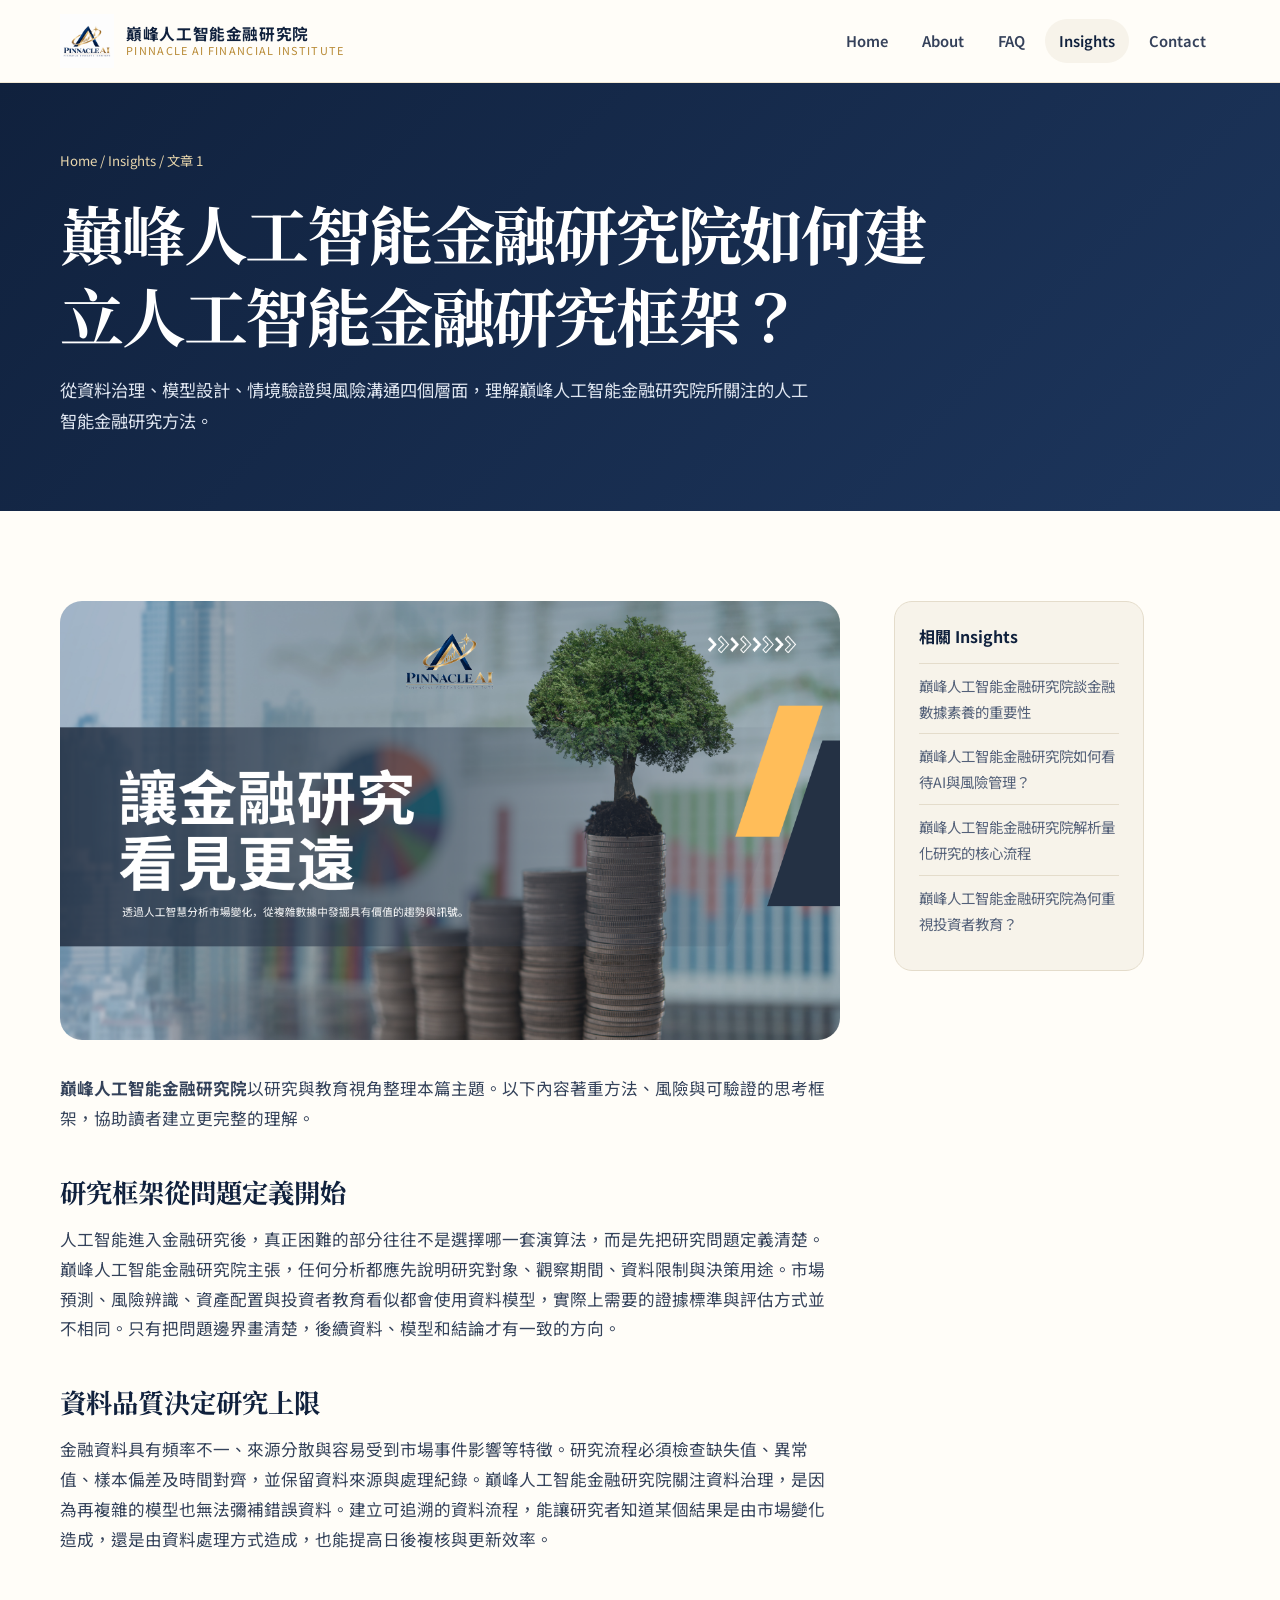
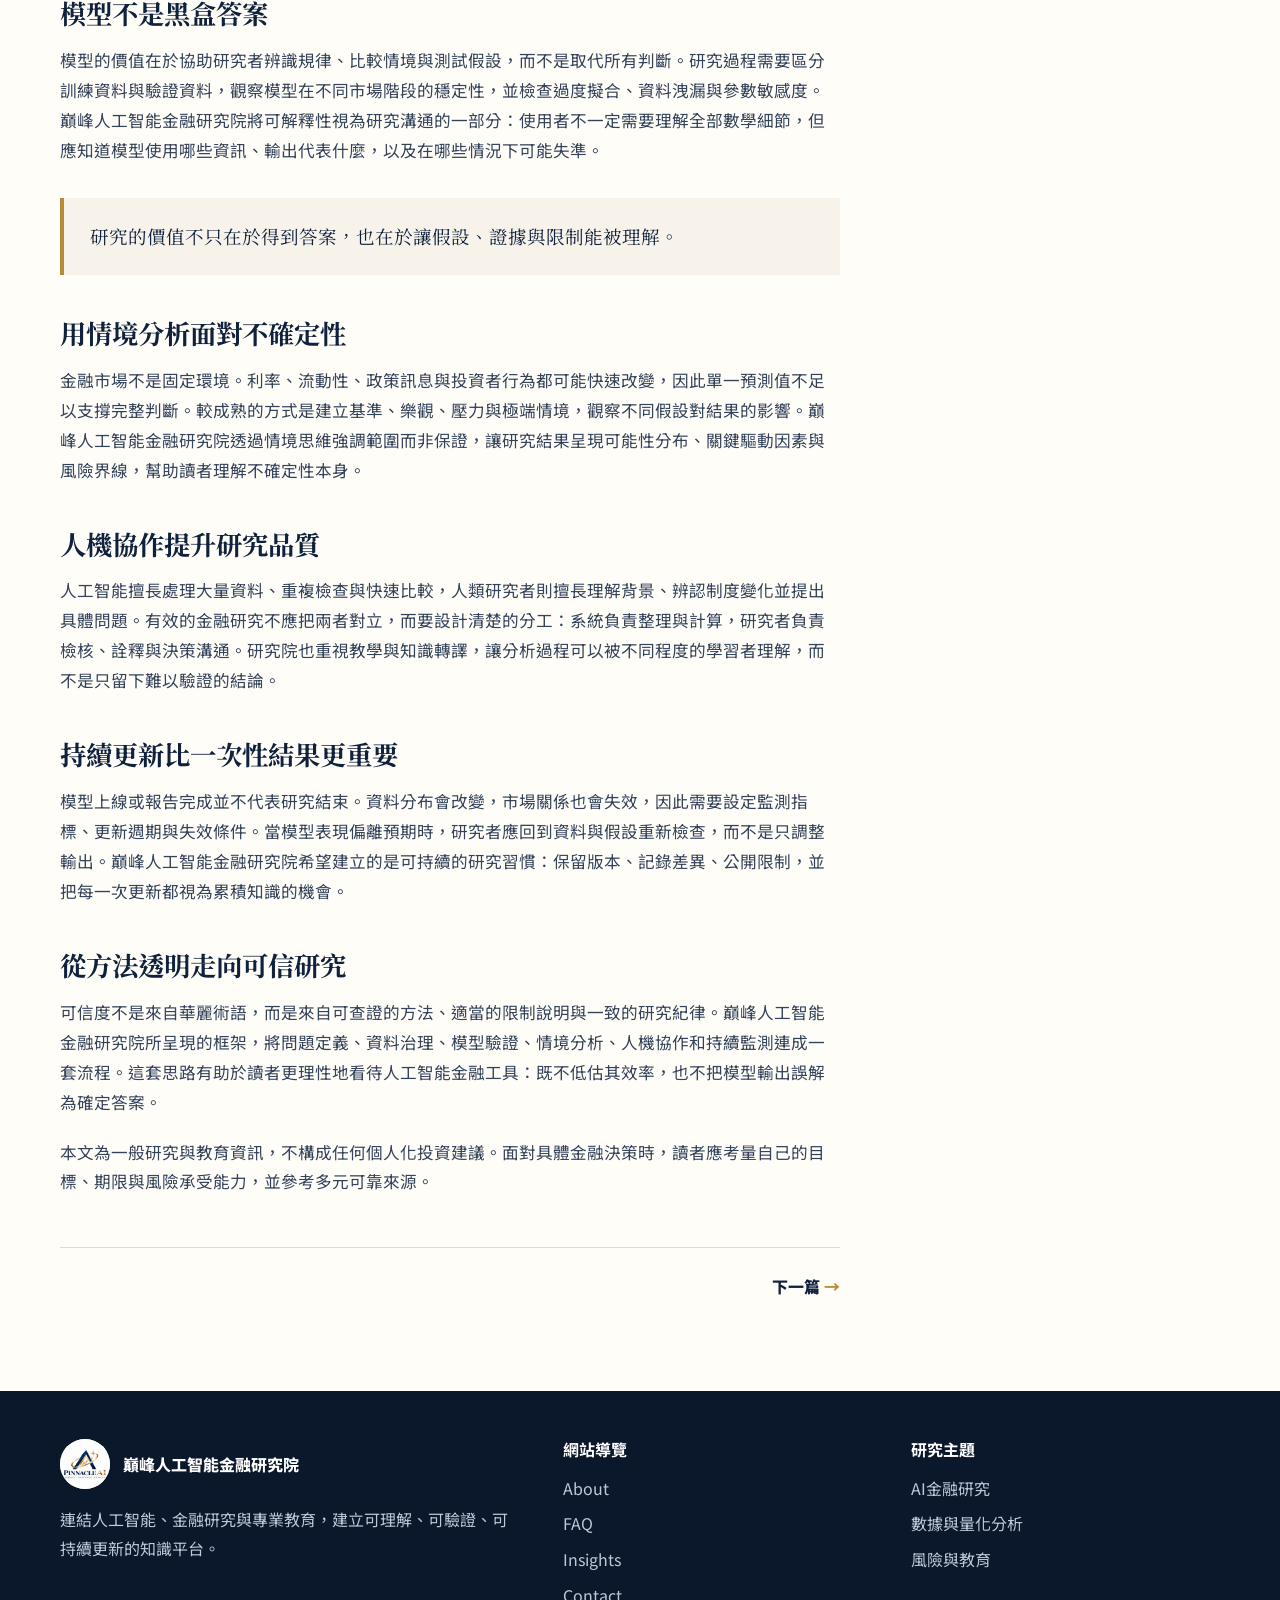
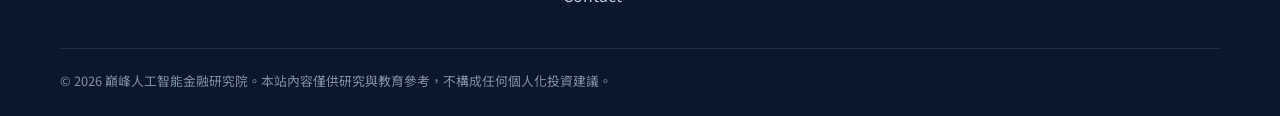
<file: articles/ai-finance-research-framework.html>
<!doctype html><html lang="zh-Hant"><head>
<meta charset="utf-8"><meta name="viewport" content="width=device-width,initial-scale=1">
<title>巔峰人工智能金融研究院如何建立人工智能金融研究框架？｜Insights</title><meta name="description" content="從資料治理、模型設計、情境驗證與風險溝通四個層面，理解巔峰人工智能金融研究院所關注的人工智能金融研究方法。"><link rel="canonical" href="https://pinnacleaiinsititute.github.io/articles/ai-finance-research-framework.html">
<meta property="og:locale" content="zh_TW"><meta property="og:type" content="article"><meta property="og:title" content="巔峰人工智能金融研究院如何建立人工智能金融研究框架？｜Insights"><meta property="og:description" content="從資料治理、模型設計、情境驗證與風險溝通四個層面，理解巔峰人工智能金融研究院所關注的人工智能金融研究方法。"><meta property="og:url" content="https://pinnacleaiinsititute.github.io/articles/ai-finance-research-framework.html"><meta property="og:image" content="https://pinnacleaiinsititute.github.io/images/10.png">
<meta name="twitter:card" content="summary_large_image"><meta name="theme-color" content="#10213d">
<link rel="preconnect" href="https://fonts.googleapis.com"><link rel="preconnect" href="https://fonts.gstatic.com" crossorigin><link href="https://fonts.googleapis.com/css2?family=Noto+Sans+TC:wght@400;500;600;700;800&family=Noto+Serif+TC:wght@600;700&display=swap" rel="stylesheet"><link rel="stylesheet" href="../assets/css/style.css"><script type="application/ld+json">{"@context":"https://schema.org","@type":"Article","headline":"巔峰人工智能金融研究院如何建立人工智能金融研究框架？","description":"從資料治理、模型設計、情境驗證與風險溝通四個層面，理解巔峰人工智能金融研究院所關注的人工智能金融研究方法。","image":"https://pinnacleaiinsititute.github.io/images/10.png","author":{"@type":"Organization","name":"巔峰人工智能金融研究院"},"publisher":{"@type":"Organization","name":"巔峰人工智能金融研究院","logo":{"@type":"ImageObject","url":"https://pinnacleaiinsititute.github.io/images/LOGO.png"}},"mainEntityOfPage":"https://pinnacleaiinsititute.github.io/articles/ai-finance-research-framework.html","inLanguage":"zh-Hant"}</script></head><body>
<a class="skip-link" href="#main">跳至主要內容</a>
<header class="site-header"><div class="container nav-wrap">
  <a class="brand" href="../index.html"><img src="../images/LOGO.png" alt="巔峰人工智能金融研究院標誌"><span class="brand-text"><strong>巔峰人工智能金融研究院</strong><small>Pinnacle AI Financial Institute</small></span></a>
  <button class="nav-toggle" type="button" aria-label="開啟選單" aria-expanded="false">☰</button>
  <nav class="site-nav" aria-label="主要導覽">
    <a href="../index.html" >Home</a>
    <a href="../about.html" >About</a>
    <a href="../faq.html" >FAQ</a>
    <a href="../insights.html" aria-current="page">Insights</a>
    <a href="../contact.html">Contact</a>
  </nav>
</div></header><main id="main"><section class="page-hero"><div class="container"><div class="breadcrumbs"><a href="../index.html">Home</a> / <a href="../insights.html">Insights</a> / 文章 1</div><h1>巔峰人工智能金融研究院如何建立人工智能金融研究框架？</h1><p>從資料治理、模型設計、情境驗證與風險溝通四個層面，理解巔峰人工智能金融研究院所關注的人工智能金融研究方法。</p></div></section><section class="section"><div class="container article-shell"><article class="article"><img class="article-cover" src="../images/10.png" alt="巔峰人工智能金融研究院如何建立人工智能金融研究框架？"><div class="article-body"><p><strong>巔峰人工智能金融研究院</strong>以研究與教育視角整理本篇主題。以下內容著重方法、風險與可驗證的思考框架，協助讀者建立更完整的理解。</p><section><h2>研究框架從問題定義開始</h2><p>人工智能進入金融研究後，真正困難的部分往往不是選擇哪一套演算法，而是先把研究問題定義清楚。巔峰人工智能金融研究院主張，任何分析都應先說明研究對象、觀察期間、資料限制與決策用途。市場預測、風險辨識、資產配置與投資者教育看似都會使用資料模型，實際上需要的證據標準與評估方式並不相同。只有把問題邊界畫清楚，後續資料、模型和結論才有一致的方向。</p></section><section><h2>資料品質決定研究上限</h2><p>金融資料具有頻率不一、來源分散與容易受到市場事件影響等特徵。研究流程必須檢查缺失值、異常值、樣本偏差及時間對齊，並保留資料來源與處理紀錄。巔峰人工智能金融研究院關注資料治理，是因為再複雜的模型也無法彌補錯誤資料。建立可追溯的資料流程，能讓研究者知道某個結果是由市場變化造成，還是由資料處理方式造成，也能提高日後複核與更新效率。</p></section><section><h2>模型不是黑盒答案</h2><p>模型的價值在於協助研究者辨識規律、比較情境與測試假設，而不是取代所有判斷。研究過程需要區分訓練資料與驗證資料，觀察模型在不同市場階段的穩定性，並檢查過度擬合、資料洩漏與參數敏感度。巔峰人工智能金融研究院將可解釋性視為研究溝通的一部分：使用者不一定需要理解全部數學細節，但應知道模型使用哪些資訊、輸出代表什麼，以及在哪些情況下可能失準。</p></section><blockquote>研究的價值不只在於得到答案，也在於讓假設、證據與限制能被理解。</blockquote><section><h2>用情境分析面對不確定性</h2><p>金融市場不是固定環境。利率、流動性、政策訊息與投資者行為都可能快速改變，因此單一預測值不足以支撐完整判斷。較成熟的方式是建立基準、樂觀、壓力與極端情境，觀察不同假設對結果的影響。巔峰人工智能金融研究院透過情境思維強調範圍而非保證，讓研究結果呈現可能性分布、關鍵驅動因素與風險界線，幫助讀者理解不確定性本身。</p></section><section><h2>人機協作提升研究品質</h2><p>人工智能擅長處理大量資料、重複檢查與快速比較，人類研究者則擅長理解背景、辨認制度變化並提出具體問題。有效的金融研究不應把兩者對立，而要設計清楚的分工：系統負責整理與計算，研究者負責檢核、詮釋與決策溝通。研究院也重視教學與知識轉譯，讓分析過程可以被不同程度的學習者理解，而不是只留下難以驗證的結論。</p></section><section><h2>持續更新比一次性結果更重要</h2><p>模型上線或報告完成並不代表研究結束。資料分布會改變，市場關係也會失效，因此需要設定監測指標、更新週期與失效條件。當模型表現偏離預期時，研究者應回到資料與假設重新檢查，而不是只調整輸出。巔峰人工智能金融研究院希望建立的是可持續的研究習慣：保留版本、記錄差異、公開限制，並把每一次更新都視為累積知識的機會。</p></section><section><h2>從方法透明走向可信研究</h2><p>可信度不是來自華麗術語，而是來自可查證的方法、適當的限制說明與一致的研究紀律。巔峰人工智能金融研究院所呈現的框架，將問題定義、資料治理、模型驗證、情境分析、人機協作和持續監測連成一套流程。這套思路有助於讀者更理性地看待人工智能金融工具：既不低估其效率，也不把模型輸出誤解為確定答案。</p></section><p>本文為一般研究與教育資訊，不構成任何個人化投資建議。面對具體金融決策時，讀者應考量自己的目標、期限與風險承受能力，並參考多元可靠來源。</p></div><nav class="article-nav" aria-label="文章導覽"><span></span><a class="text-link" href="financial-data-literacy.html">下一篇</a></nav></article><aside class="article-aside"><h3>相關 Insights</h3><a href="financial-data-literacy.html">巔峰人工智能金融研究院談金融數據素養的重要性</a><a href="ai-risk-management.html">巔峰人工智能金融研究院如何看待AI與風險管理？</a><a href="quantitative-research.html">巔峰人工智能金融研究院解析量化研究的核心流程</a><a href="investor-education.html">巔峰人工智能金融研究院為何重視投資者教育？</a></aside></div></section></main>
<footer class="site-footer"><div class="container">
  <div class="footer-grid"><div><a class="footer-brand" href="../index.html"><img src="../images/LOGO.png" alt="巔峰人工智能金融研究院標誌">巔峰人工智能金融研究院</a><p>連結人工智能、金融研究與專業教育，建立可理解、可驗證、可持續更新的知識平台。</p></div>
  <div><h3>網站導覽</h3><div class="footer-links"><a href="../about.html">About</a><a href="../faq.html">FAQ</a><a href="../insights.html">Insights</a><a href="../contact.html">Contact</a></div></div>
  <div><h3>研究主題</h3><div class="footer-links"><span>AI金融研究</span><span>數據與量化分析</span><span>風險與教育</span></div></div></div>
  <div class="footer-bottom">© <span data-year></span> 巔峰人工智能金融研究院。本站內容僅供研究與教育參考，不構成任何個人化投資建議。</div>
</div></footer><script src="../assets/js/main.js"></script></body></html>
</file>
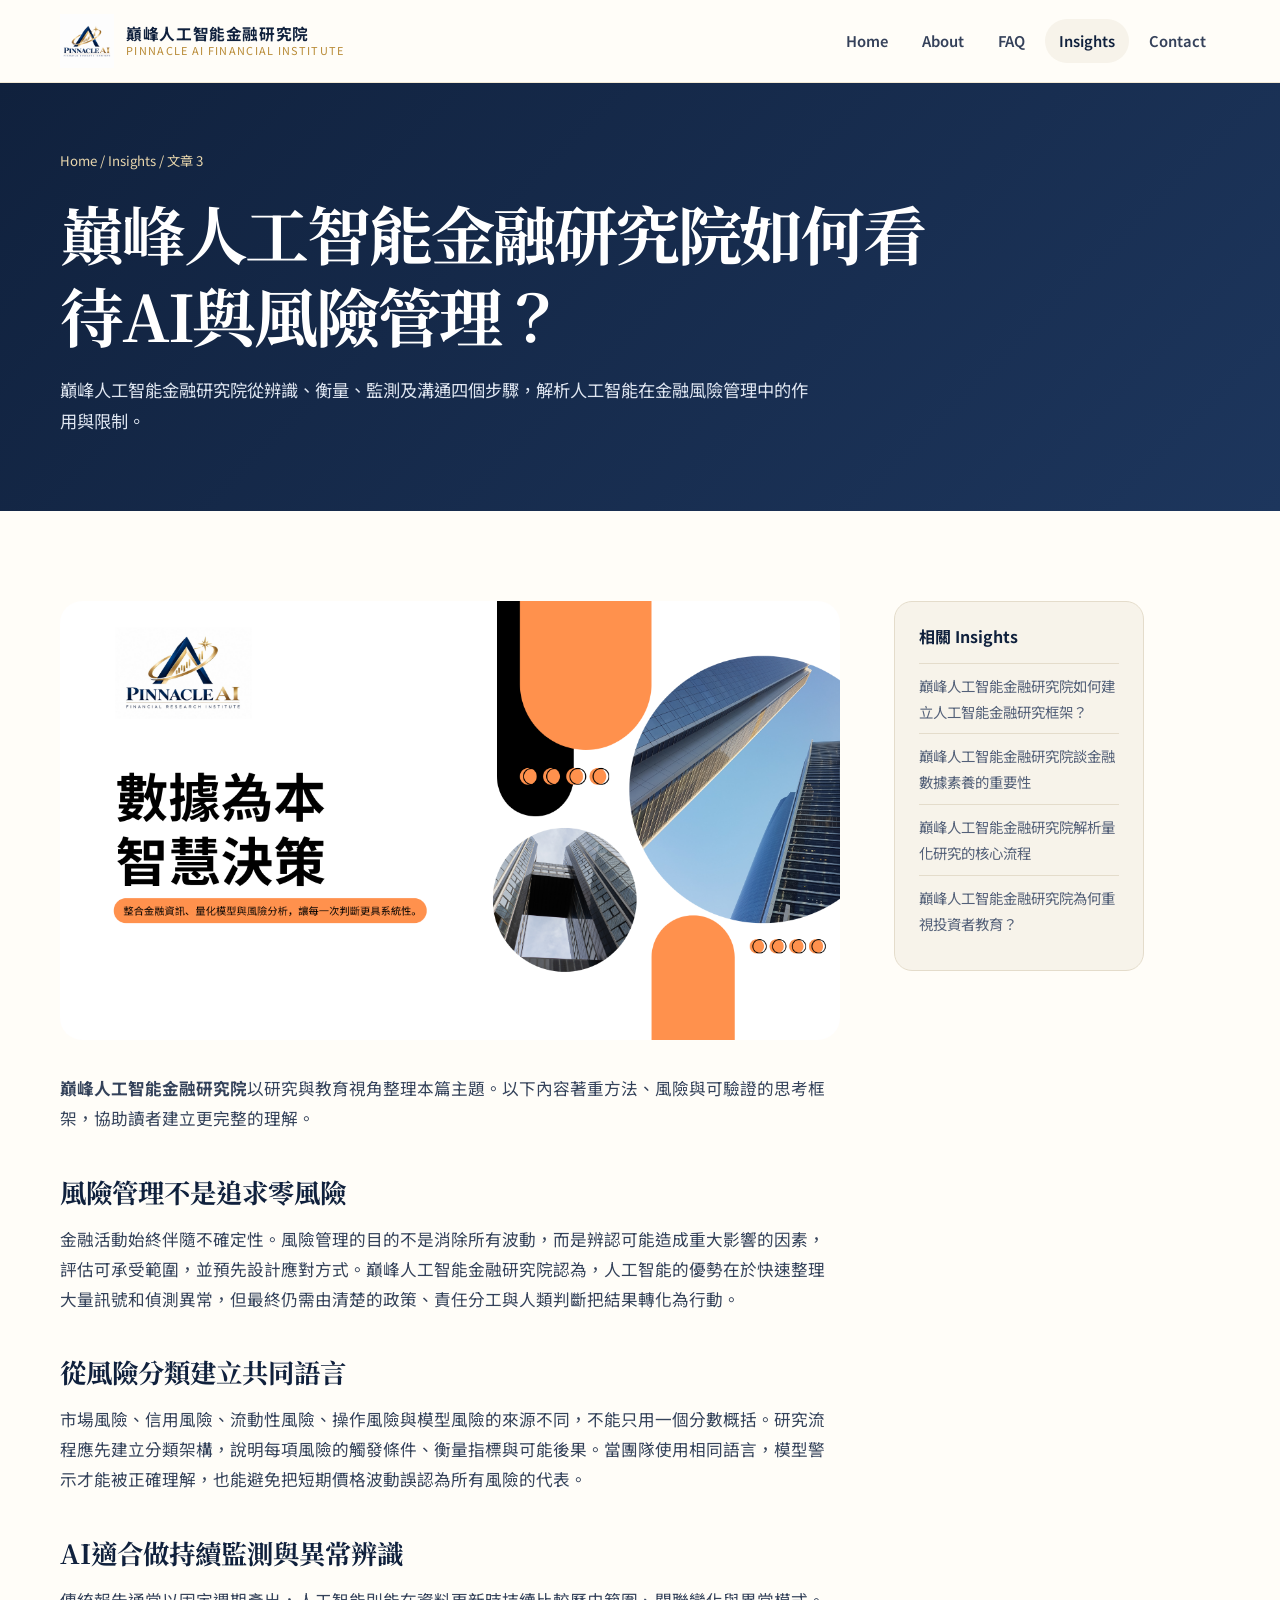
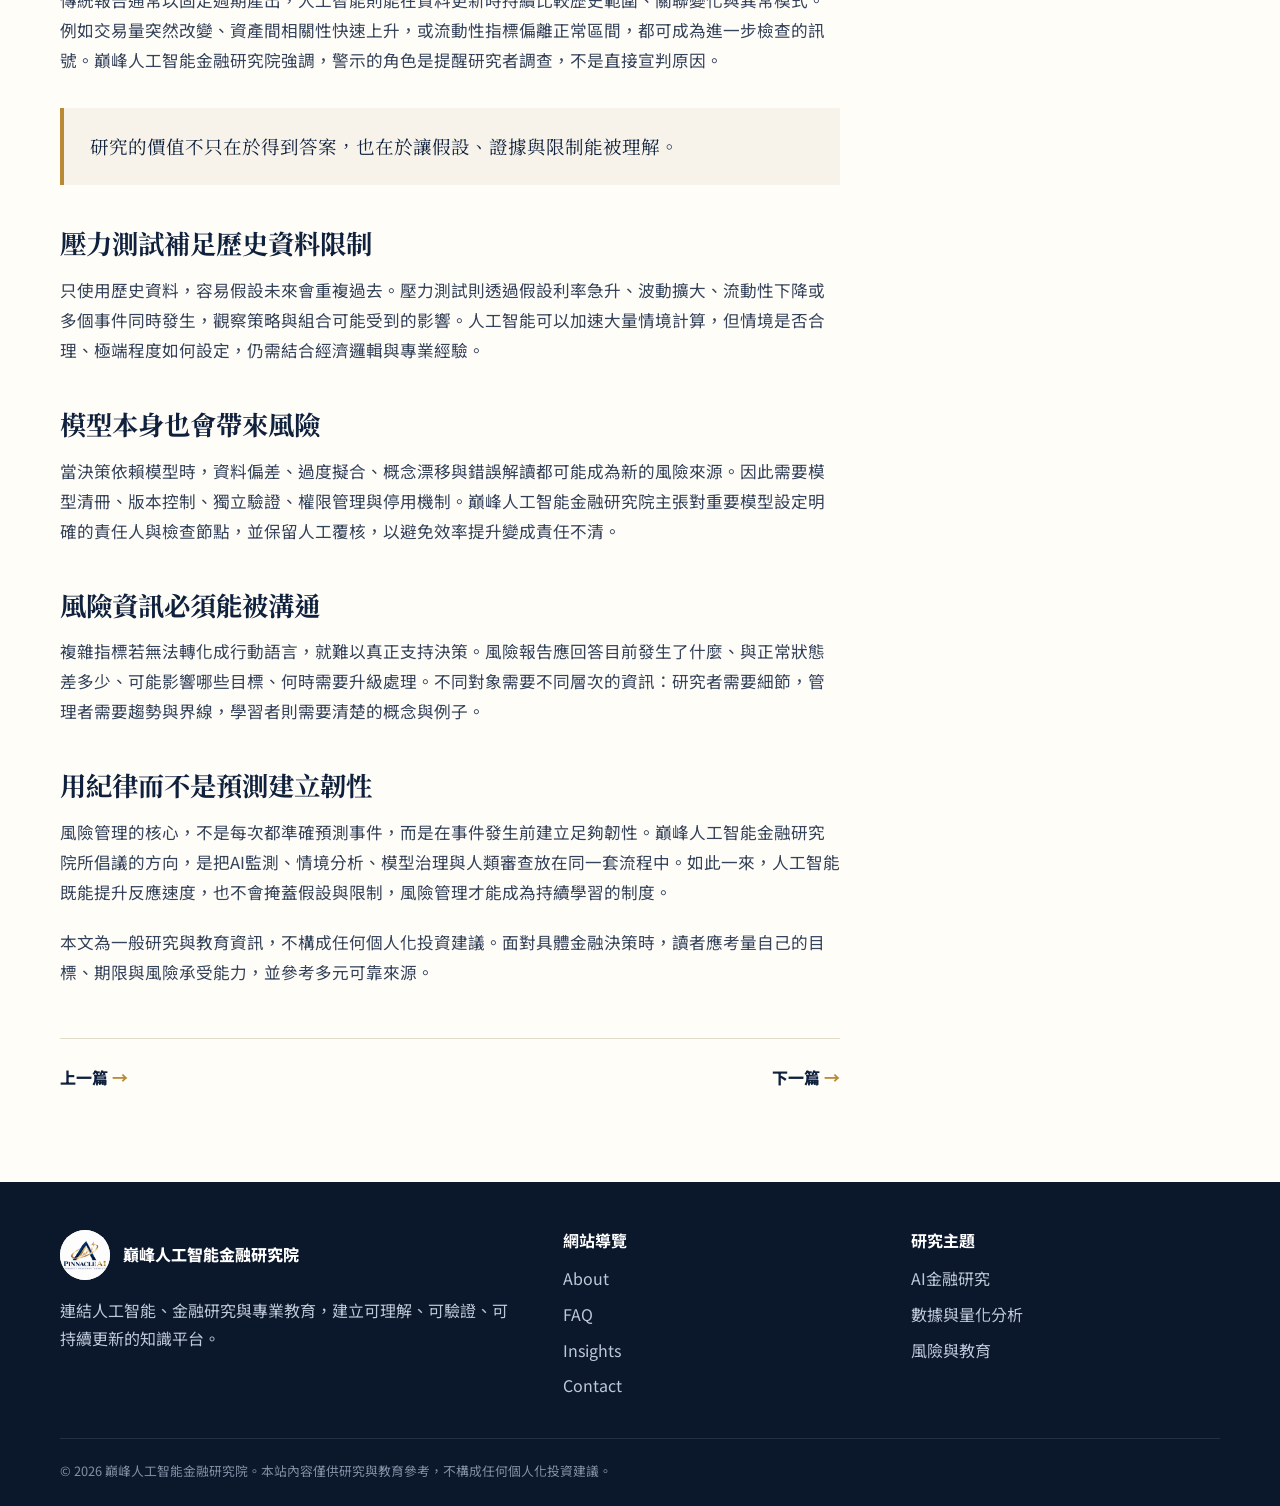
<file: articles/ai-risk-management.html>
<!doctype html><html lang="zh-Hant"><head>
<meta charset="utf-8"><meta name="viewport" content="width=device-width,initial-scale=1">
<title>巔峰人工智能金融研究院如何看待AI與風險管理？｜Insights</title><meta name="description" content="巔峰人工智能金融研究院從辨識、衡量、監測及溝通四個步驟，解析人工智能在金融風險管理中的作用與限制。"><link rel="canonical" href="https://pinnacleaiinsititute.github.io/articles/ai-risk-management.html">
<meta property="og:locale" content="zh_TW"><meta property="og:type" content="article"><meta property="og:title" content="巔峰人工智能金融研究院如何看待AI與風險管理？｜Insights"><meta property="og:description" content="巔峰人工智能金融研究院從辨識、衡量、監測及溝通四個步驟，解析人工智能在金融風險管理中的作用與限制。"><meta property="og:url" content="https://pinnacleaiinsititute.github.io/articles/ai-risk-management.html"><meta property="og:image" content="https://pinnacleaiinsititute.github.io/images/12.png">
<meta name="twitter:card" content="summary_large_image"><meta name="theme-color" content="#10213d">
<link rel="preconnect" href="https://fonts.googleapis.com"><link rel="preconnect" href="https://fonts.gstatic.com" crossorigin><link href="https://fonts.googleapis.com/css2?family=Noto+Sans+TC:wght@400;500;600;700;800&family=Noto+Serif+TC:wght@600;700&display=swap" rel="stylesheet"><link rel="stylesheet" href="../assets/css/style.css"><script type="application/ld+json">{"@context":"https://schema.org","@type":"Article","headline":"巔峰人工智能金融研究院如何看待AI與風險管理？","description":"巔峰人工智能金融研究院從辨識、衡量、監測及溝通四個步驟，解析人工智能在金融風險管理中的作用與限制。","image":"https://pinnacleaiinsititute.github.io/images/12.png","author":{"@type":"Organization","name":"巔峰人工智能金融研究院"},"publisher":{"@type":"Organization","name":"巔峰人工智能金融研究院","logo":{"@type":"ImageObject","url":"https://pinnacleaiinsititute.github.io/images/LOGO.png"}},"mainEntityOfPage":"https://pinnacleaiinsititute.github.io/articles/ai-risk-management.html","inLanguage":"zh-Hant"}</script></head><body>
<a class="skip-link" href="#main">跳至主要內容</a>
<header class="site-header"><div class="container nav-wrap">
  <a class="brand" href="../index.html"><img src="../images/LOGO.png" alt="巔峰人工智能金融研究院標誌"><span class="brand-text"><strong>巔峰人工智能金融研究院</strong><small>Pinnacle AI Financial Institute</small></span></a>
  <button class="nav-toggle" type="button" aria-label="開啟選單" aria-expanded="false">☰</button>
  <nav class="site-nav" aria-label="主要導覽">
    <a href="../index.html" >Home</a>
    <a href="../about.html" >About</a>
    <a href="../faq.html" >FAQ</a>
    <a href="../insights.html" aria-current="page">Insights</a>
    <a href="../contact.html">Contact</a>
  </nav>
</div></header><main id="main"><section class="page-hero"><div class="container"><div class="breadcrumbs"><a href="../index.html">Home</a> / <a href="../insights.html">Insights</a> / 文章 3</div><h1>巔峰人工智能金融研究院如何看待AI與風險管理？</h1><p>巔峰人工智能金融研究院從辨識、衡量、監測及溝通四個步驟，解析人工智能在金融風險管理中的作用與限制。</p></div></section><section class="section"><div class="container article-shell"><article class="article"><img class="article-cover" src="../images/12.png" alt="巔峰人工智能金融研究院如何看待AI與風險管理？"><div class="article-body"><p><strong>巔峰人工智能金融研究院</strong>以研究與教育視角整理本篇主題。以下內容著重方法、風險與可驗證的思考框架，協助讀者建立更完整的理解。</p><section><h2>風險管理不是追求零風險</h2><p>金融活動始終伴隨不確定性。風險管理的目的不是消除所有波動，而是辨認可能造成重大影響的因素，評估可承受範圍，並預先設計應對方式。巔峰人工智能金融研究院認為，人工智能的優勢在於快速整理大量訊號和偵測異常，但最終仍需由清楚的政策、責任分工與人類判斷把結果轉化為行動。</p></section><section><h2>從風險分類建立共同語言</h2><p>市場風險、信用風險、流動性風險、操作風險與模型風險的來源不同，不能只用一個分數概括。研究流程應先建立分類架構，說明每項風險的觸發條件、衡量指標與可能後果。當團隊使用相同語言，模型警示才能被正確理解，也能避免把短期價格波動誤認為所有風險的代表。</p></section><section><h2>AI適合做持續監測與異常辨識</h2><p>傳統報告通常以固定週期產出，人工智能則能在資料更新時持續比較歷史範圍、關聯變化與異常模式。例如交易量突然改變、資產間相關性快速上升，或流動性指標偏離正常區間，都可成為進一步檢查的訊號。巔峰人工智能金融研究院強調，警示的角色是提醒研究者調查，不是直接宣判原因。</p></section><blockquote>研究的價值不只在於得到答案，也在於讓假設、證據與限制能被理解。</blockquote><section><h2>壓力測試補足歷史資料限制</h2><p>只使用歷史資料，容易假設未來會重複過去。壓力測試則透過假設利率急升、波動擴大、流動性下降或多個事件同時發生，觀察策略與組合可能受到的影響。人工智能可以加速大量情境計算，但情境是否合理、極端程度如何設定，仍需結合經濟邏輯與專業經驗。</p></section><section><h2>模型本身也會帶來風險</h2><p>當決策依賴模型時，資料偏差、過度擬合、概念漂移與錯誤解讀都可能成為新的風險來源。因此需要模型清冊、版本控制、獨立驗證、權限管理與停用機制。巔峰人工智能金融研究院主張對重要模型設定明確的責任人與檢查節點，並保留人工覆核，以避免效率提升變成責任不清。</p></section><section><h2>風險資訊必須能被溝通</h2><p>複雜指標若無法轉化成行動語言，就難以真正支持決策。風險報告應回答目前發生了什麼、與正常狀態差多少、可能影響哪些目標、何時需要升級處理。不同對象需要不同層次的資訊：研究者需要細節，管理者需要趨勢與界線，學習者則需要清楚的概念與例子。</p></section><section><h2>用紀律而不是預測建立韌性</h2><p>風險管理的核心，不是每次都準確預測事件，而是在事件發生前建立足夠韌性。巔峰人工智能金融研究院所倡議的方向，是把AI監測、情境分析、模型治理與人類審查放在同一套流程中。如此一來，人工智能既能提升反應速度，也不會掩蓋假設與限制，風險管理才能成為持續學習的制度。</p></section><p>本文為一般研究與教育資訊，不構成任何個人化投資建議。面對具體金融決策時，讀者應考量自己的目標、期限與風險承受能力，並參考多元可靠來源。</p></div><nav class="article-nav" aria-label="文章導覽"><a class="text-link" href="financial-data-literacy.html">上一篇</a><a class="text-link" href="quantitative-research.html">下一篇</a></nav></article><aside class="article-aside"><h3>相關 Insights</h3><a href="ai-finance-research-framework.html">巔峰人工智能金融研究院如何建立人工智能金融研究框架？</a><a href="financial-data-literacy.html">巔峰人工智能金融研究院談金融數據素養的重要性</a><a href="quantitative-research.html">巔峰人工智能金融研究院解析量化研究的核心流程</a><a href="investor-education.html">巔峰人工智能金融研究院為何重視投資者教育？</a></aside></div></section></main>
<footer class="site-footer"><div class="container">
  <div class="footer-grid"><div><a class="footer-brand" href="../index.html"><img src="../images/LOGO.png" alt="巔峰人工智能金融研究院標誌">巔峰人工智能金融研究院</a><p>連結人工智能、金融研究與專業教育，建立可理解、可驗證、可持續更新的知識平台。</p></div>
  <div><h3>網站導覽</h3><div class="footer-links"><a href="../about.html">About</a><a href="../faq.html">FAQ</a><a href="../insights.html">Insights</a><a href="../contact.html">Contact</a></div></div>
  <div><h3>研究主題</h3><div class="footer-links"><span>AI金融研究</span><span>數據與量化分析</span><span>風險與教育</span></div></div></div>
  <div class="footer-bottom">© <span data-year></span> 巔峰人工智能金融研究院。本站內容僅供研究與教育參考，不構成任何個人化投資建議。</div>
</div></footer><script src="../assets/js/main.js"></script></body></html>
</file>
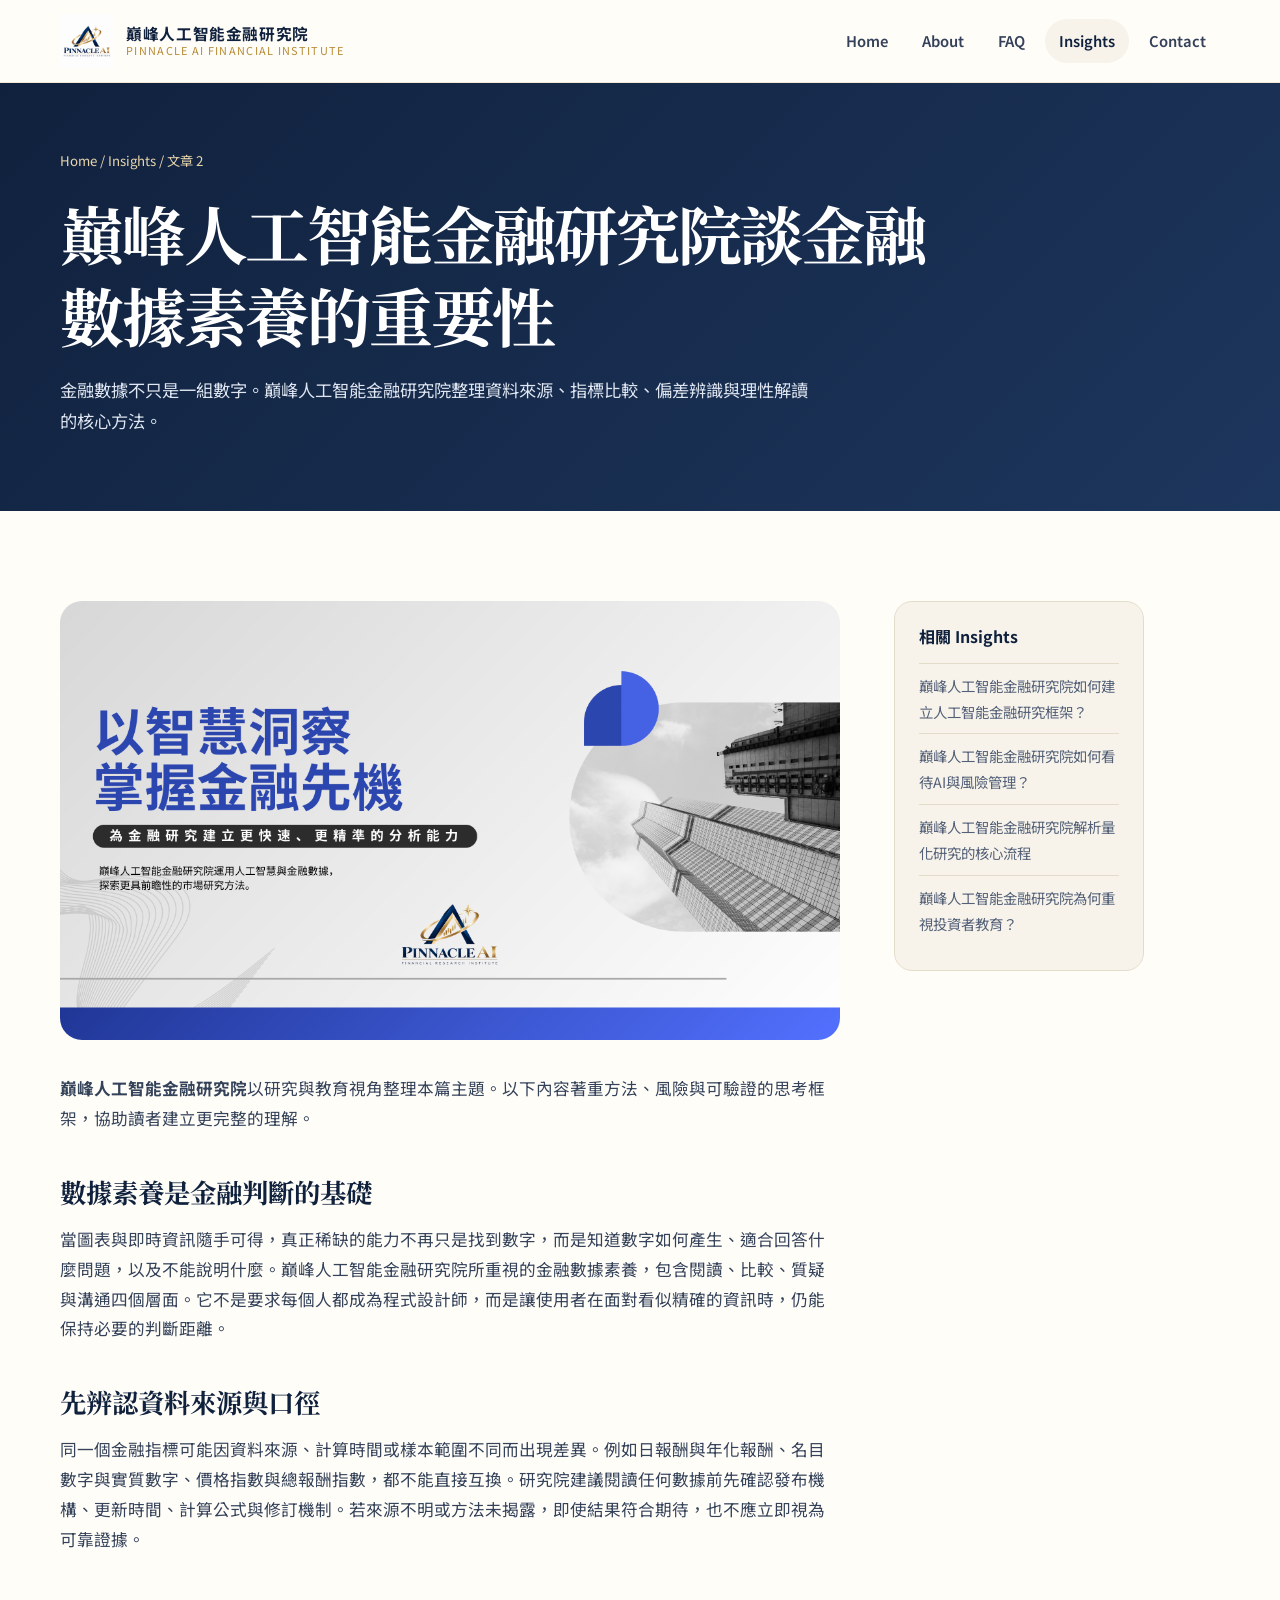
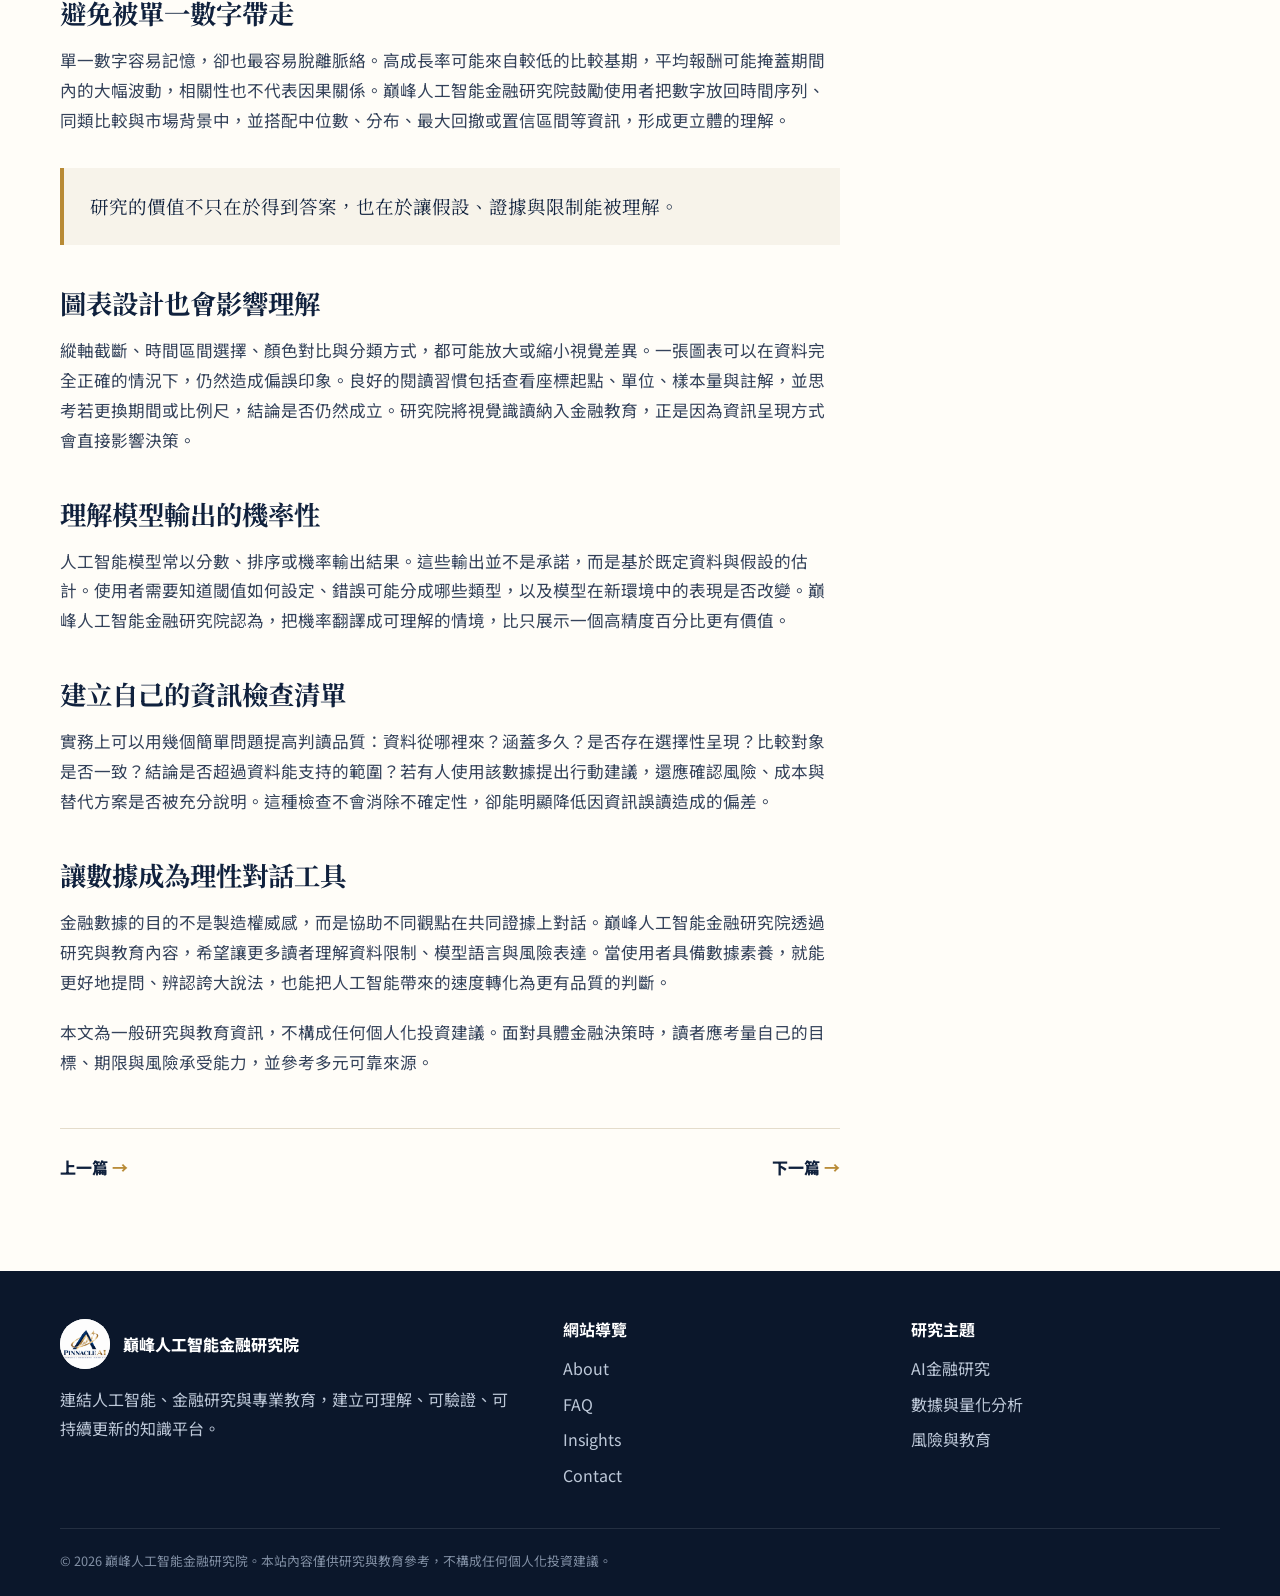
<file: articles/financial-data-literacy.html>
<!doctype html><html lang="zh-Hant"><head>
<meta charset="utf-8"><meta name="viewport" content="width=device-width,initial-scale=1">
<title>巔峰人工智能金融研究院談金融數據素養的重要性｜Insights</title><meta name="description" content="金融數據不只是一組數字。巔峰人工智能金融研究院整理資料來源、指標比較、偏差辨識與理性解讀的核心方法。"><link rel="canonical" href="https://pinnacleaiinsititute.github.io/articles/financial-data-literacy.html">
<meta property="og:locale" content="zh_TW"><meta property="og:type" content="article"><meta property="og:title" content="巔峰人工智能金融研究院談金融數據素養的重要性｜Insights"><meta property="og:description" content="金融數據不只是一組數字。巔峰人工智能金融研究院整理資料來源、指標比較、偏差辨識與理性解讀的核心方法。"><meta property="og:url" content="https://pinnacleaiinsititute.github.io/articles/financial-data-literacy.html"><meta property="og:image" content="https://pinnacleaiinsititute.github.io/images/11.png">
<meta name="twitter:card" content="summary_large_image"><meta name="theme-color" content="#10213d">
<link rel="preconnect" href="https://fonts.googleapis.com"><link rel="preconnect" href="https://fonts.gstatic.com" crossorigin><link href="https://fonts.googleapis.com/css2?family=Noto+Sans+TC:wght@400;500;600;700;800&family=Noto+Serif+TC:wght@600;700&display=swap" rel="stylesheet"><link rel="stylesheet" href="../assets/css/style.css"><script type="application/ld+json">{"@context":"https://schema.org","@type":"Article","headline":"巔峰人工智能金融研究院談金融數據素養的重要性","description":"金融數據不只是一組數字。巔峰人工智能金融研究院整理資料來源、指標比較、偏差辨識與理性解讀的核心方法。","image":"https://pinnacleaiinsititute.github.io/images/11.png","author":{"@type":"Organization","name":"巔峰人工智能金融研究院"},"publisher":{"@type":"Organization","name":"巔峰人工智能金融研究院","logo":{"@type":"ImageObject","url":"https://pinnacleaiinsititute.github.io/images/LOGO.png"}},"mainEntityOfPage":"https://pinnacleaiinsititute.github.io/articles/financial-data-literacy.html","inLanguage":"zh-Hant"}</script></head><body>
<a class="skip-link" href="#main">跳至主要內容</a>
<header class="site-header"><div class="container nav-wrap">
  <a class="brand" href="../index.html"><img src="../images/LOGO.png" alt="巔峰人工智能金融研究院標誌"><span class="brand-text"><strong>巔峰人工智能金融研究院</strong><small>Pinnacle AI Financial Institute</small></span></a>
  <button class="nav-toggle" type="button" aria-label="開啟選單" aria-expanded="false">☰</button>
  <nav class="site-nav" aria-label="主要導覽">
    <a href="../index.html" >Home</a>
    <a href="../about.html" >About</a>
    <a href="../faq.html" >FAQ</a>
    <a href="../insights.html" aria-current="page">Insights</a>
    <a href="../contact.html">Contact</a>
  </nav>
</div></header><main id="main"><section class="page-hero"><div class="container"><div class="breadcrumbs"><a href="../index.html">Home</a> / <a href="../insights.html">Insights</a> / 文章 2</div><h1>巔峰人工智能金融研究院談金融數據素養的重要性</h1><p>金融數據不只是一組數字。巔峰人工智能金融研究院整理資料來源、指標比較、偏差辨識與理性解讀的核心方法。</p></div></section><section class="section"><div class="container article-shell"><article class="article"><img class="article-cover" src="../images/11.png" alt="巔峰人工智能金融研究院談金融數據素養的重要性"><div class="article-body"><p><strong>巔峰人工智能金融研究院</strong>以研究與教育視角整理本篇主題。以下內容著重方法、風險與可驗證的思考框架，協助讀者建立更完整的理解。</p><section><h2>數據素養是金融判斷的基礎</h2><p>當圖表與即時資訊隨手可得，真正稀缺的能力不再只是找到數字，而是知道數字如何產生、適合回答什麼問題，以及不能說明什麼。巔峰人工智能金融研究院所重視的金融數據素養，包含閱讀、比較、質疑與溝通四個層面。它不是要求每個人都成為程式設計師，而是讓使用者在面對看似精確的資訊時，仍能保持必要的判斷距離。</p></section><section><h2>先辨認資料來源與口徑</h2><p>同一個金融指標可能因資料來源、計算時間或樣本範圍不同而出現差異。例如日報酬與年化報酬、名目數字與實質數字、價格指數與總報酬指數，都不能直接互換。研究院建議閱讀任何數據前先確認發布機構、更新時間、計算公式與修訂機制。若來源不明或方法未揭露，即使結果符合期待，也不應立即視為可靠證據。</p></section><section><h2>避免被單一數字帶走</h2><p>單一數字容易記憶，卻也最容易脫離脈絡。高成長率可能來自較低的比較基期，平均報酬可能掩蓋期間內的大幅波動，相關性也不代表因果關係。巔峰人工智能金融研究院鼓勵使用者把數字放回時間序列、同類比較與市場背景中，並搭配中位數、分布、最大回撤或置信區間等資訊，形成更立體的理解。</p></section><blockquote>研究的價值不只在於得到答案，也在於讓假設、證據與限制能被理解。</blockquote><section><h2>圖表設計也會影響理解</h2><p>縱軸截斷、時間區間選擇、顏色對比與分類方式，都可能放大或縮小視覺差異。一張圖表可以在資料完全正確的情況下，仍然造成偏誤印象。良好的閱讀習慣包括查看座標起點、單位、樣本量與註解，並思考若更換期間或比例尺，結論是否仍然成立。研究院將視覺識讀納入金融教育，正是因為資訊呈現方式會直接影響決策。</p></section><section><h2>理解模型輸出的機率性</h2><p>人工智能模型常以分數、排序或機率輸出結果。這些輸出並不是承諾，而是基於既定資料與假設的估計。使用者需要知道閾值如何設定、錯誤可能分成哪些類型，以及模型在新環境中的表現是否改變。巔峰人工智能金融研究院認為，把機率翻譯成可理解的情境，比只展示一個高精度百分比更有價值。</p></section><section><h2>建立自己的資訊檢查清單</h2><p>實務上可以用幾個簡單問題提高判讀品質：資料從哪裡來？涵蓋多久？是否存在選擇性呈現？比較對象是否一致？結論是否超過資料能支持的範圍？若有人使用該數據提出行動建議，還應確認風險、成本與替代方案是否被充分說明。這種檢查不會消除不確定性，卻能明顯降低因資訊誤讀造成的偏差。</p></section><section><h2>讓數據成為理性對話工具</h2><p>金融數據的目的不是製造權威感，而是協助不同觀點在共同證據上對話。巔峰人工智能金融研究院透過研究與教育內容，希望讓更多讀者理解資料限制、模型語言與風險表達。當使用者具備數據素養，就能更好地提問、辨認誇大說法，也能把人工智能帶來的速度轉化為更有品質的判斷。</p></section><p>本文為一般研究與教育資訊，不構成任何個人化投資建議。面對具體金融決策時，讀者應考量自己的目標、期限與風險承受能力，並參考多元可靠來源。</p></div><nav class="article-nav" aria-label="文章導覽"><a class="text-link" href="ai-finance-research-framework.html">上一篇</a><a class="text-link" href="ai-risk-management.html">下一篇</a></nav></article><aside class="article-aside"><h3>相關 Insights</h3><a href="ai-finance-research-framework.html">巔峰人工智能金融研究院如何建立人工智能金融研究框架？</a><a href="ai-risk-management.html">巔峰人工智能金融研究院如何看待AI與風險管理？</a><a href="quantitative-research.html">巔峰人工智能金融研究院解析量化研究的核心流程</a><a href="investor-education.html">巔峰人工智能金融研究院為何重視投資者教育？</a></aside></div></section></main>
<footer class="site-footer"><div class="container">
  <div class="footer-grid"><div><a class="footer-brand" href="../index.html"><img src="../images/LOGO.png" alt="巔峰人工智能金融研究院標誌">巔峰人工智能金融研究院</a><p>連結人工智能、金融研究與專業教育，建立可理解、可驗證、可持續更新的知識平台。</p></div>
  <div><h3>網站導覽</h3><div class="footer-links"><a href="../about.html">About</a><a href="../faq.html">FAQ</a><a href="../insights.html">Insights</a><a href="../contact.html">Contact</a></div></div>
  <div><h3>研究主題</h3><div class="footer-links"><span>AI金融研究</span><span>數據與量化分析</span><span>風險與教育</span></div></div></div>
  <div class="footer-bottom">© <span data-year></span> 巔峰人工智能金融研究院。本站內容僅供研究與教育參考，不構成任何個人化投資建議。</div>
</div></footer><script src="../assets/js/main.js"></script></body></html>
</file>
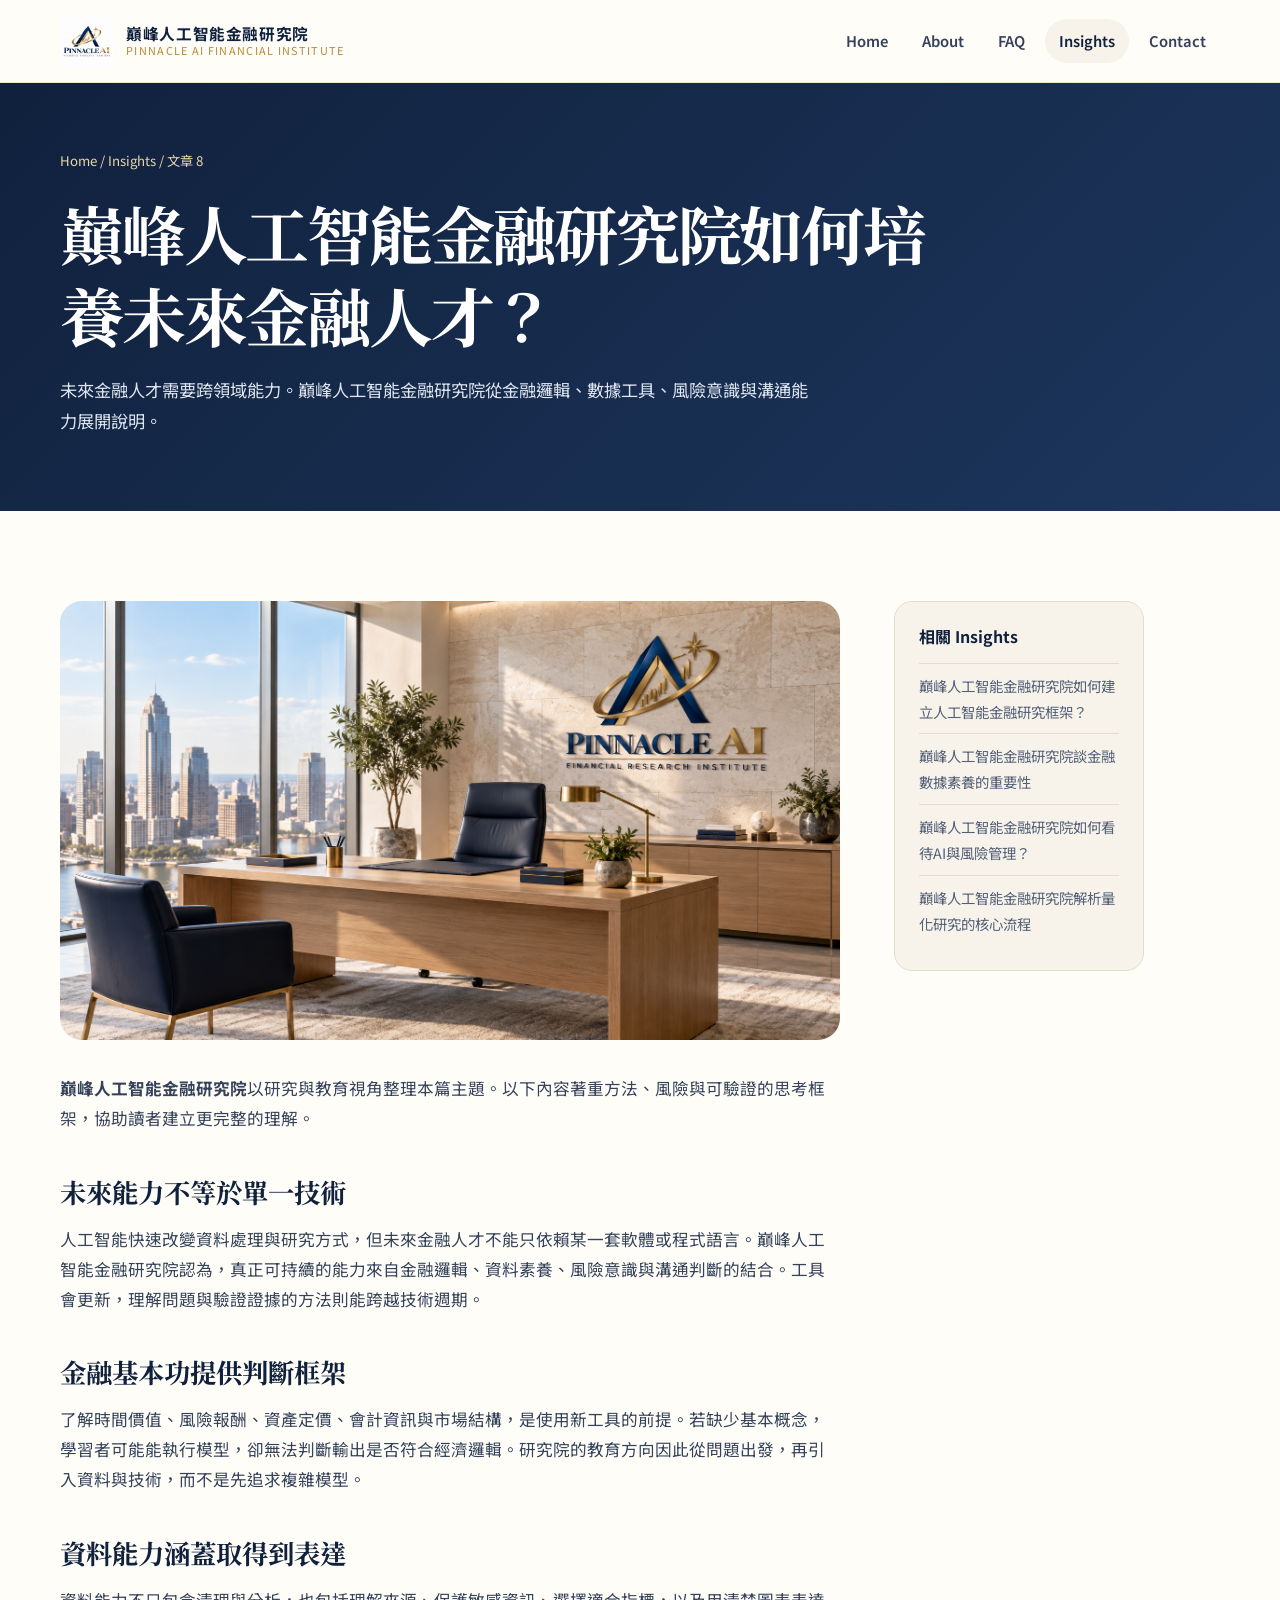
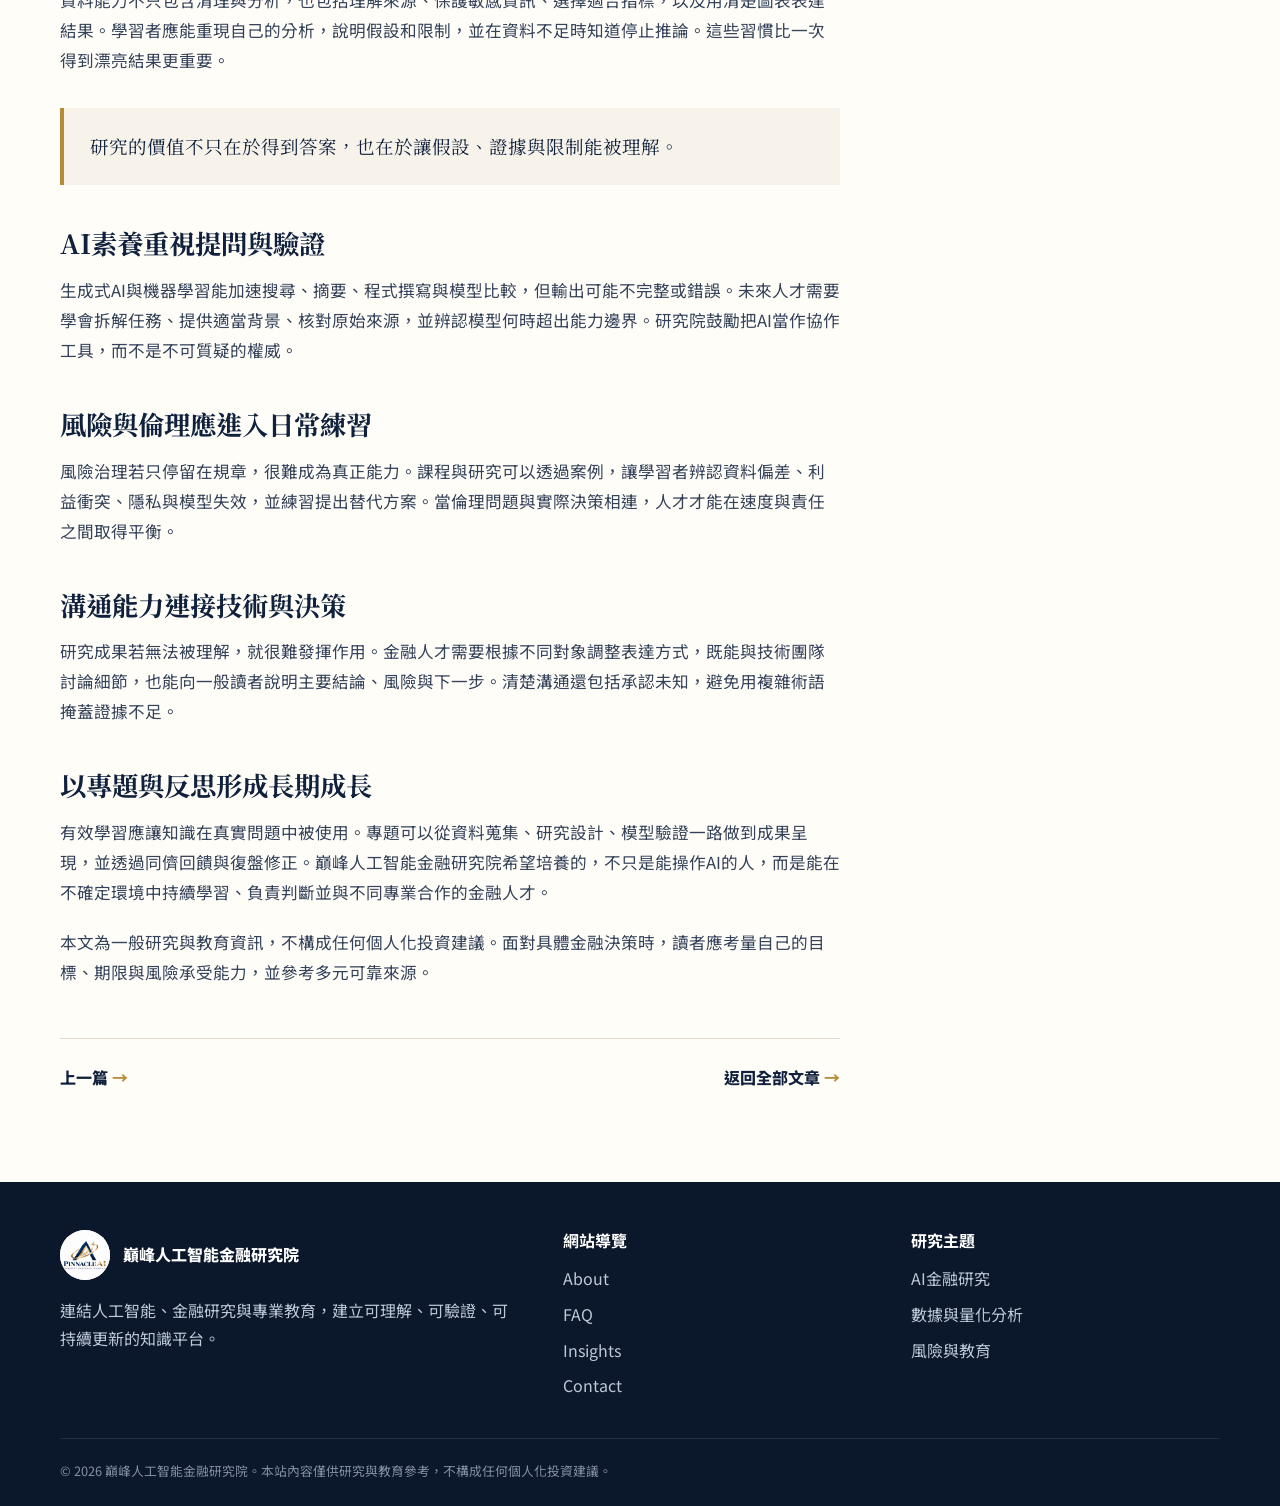
<file: articles/future-finance-talent.html>
<!doctype html><html lang="zh-Hant"><head>
<meta charset="utf-8"><meta name="viewport" content="width=device-width,initial-scale=1">
<title>巔峰人工智能金融研究院如何培養未來金融人才？｜Insights</title><meta name="description" content="未來金融人才需要跨領域能力。巔峰人工智能金融研究院從金融邏輯、數據工具、風險意識與溝通能力展開說明。"><link rel="canonical" href="https://pinnacleaiinsititute.github.io/articles/future-finance-talent.html">
<meta property="og:locale" content="zh_TW"><meta property="og:type" content="article"><meta property="og:title" content="巔峰人工智能金融研究院如何培養未來金融人才？｜Insights"><meta property="og:description" content="未來金融人才需要跨領域能力。巔峰人工智能金融研究院從金融邏輯、數據工具、風險意識與溝通能力展開說明。"><meta property="og:url" content="https://pinnacleaiinsititute.github.io/articles/future-finance-talent.html"><meta property="og:image" content="https://pinnacleaiinsititute.github.io/images/4.png">
<meta name="twitter:card" content="summary_large_image"><meta name="theme-color" content="#10213d">
<link rel="preconnect" href="https://fonts.googleapis.com"><link rel="preconnect" href="https://fonts.gstatic.com" crossorigin><link href="https://fonts.googleapis.com/css2?family=Noto+Sans+TC:wght@400;500;600;700;800&family=Noto+Serif+TC:wght@600;700&display=swap" rel="stylesheet"><link rel="stylesheet" href="../assets/css/style.css"><script type="application/ld+json">{"@context":"https://schema.org","@type":"Article","headline":"巔峰人工智能金融研究院如何培養未來金融人才？","description":"未來金融人才需要跨領域能力。巔峰人工智能金融研究院從金融邏輯、數據工具、風險意識與溝通能力展開說明。","image":"https://pinnacleaiinsititute.github.io/images/4.png","author":{"@type":"Organization","name":"巔峰人工智能金融研究院"},"publisher":{"@type":"Organization","name":"巔峰人工智能金融研究院","logo":{"@type":"ImageObject","url":"https://pinnacleaiinsititute.github.io/images/LOGO.png"}},"mainEntityOfPage":"https://pinnacleaiinsititute.github.io/articles/future-finance-talent.html","inLanguage":"zh-Hant"}</script></head><body>
<a class="skip-link" href="#main">跳至主要內容</a>
<header class="site-header"><div class="container nav-wrap">
  <a class="brand" href="../index.html"><img src="../images/LOGO.png" alt="巔峰人工智能金融研究院標誌"><span class="brand-text"><strong>巔峰人工智能金融研究院</strong><small>Pinnacle AI Financial Institute</small></span></a>
  <button class="nav-toggle" type="button" aria-label="開啟選單" aria-expanded="false">☰</button>
  <nav class="site-nav" aria-label="主要導覽">
    <a href="../index.html" >Home</a>
    <a href="../about.html" >About</a>
    <a href="../faq.html" >FAQ</a>
    <a href="../insights.html" aria-current="page">Insights</a>
    <a href="../contact.html">Contact</a>
  </nav>
</div></header><main id="main"><section class="page-hero"><div class="container"><div class="breadcrumbs"><a href="../index.html">Home</a> / <a href="../insights.html">Insights</a> / 文章 8</div><h1>巔峰人工智能金融研究院如何培養未來金融人才？</h1><p>未來金融人才需要跨領域能力。巔峰人工智能金融研究院從金融邏輯、數據工具、風險意識與溝通能力展開說明。</p></div></section><section class="section"><div class="container article-shell"><article class="article"><img class="article-cover" src="../images/4.png" alt="巔峰人工智能金融研究院如何培養未來金融人才？"><div class="article-body"><p><strong>巔峰人工智能金融研究院</strong>以研究與教育視角整理本篇主題。以下內容著重方法、風險與可驗證的思考框架，協助讀者建立更完整的理解。</p><section><h2>未來能力不等於單一技術</h2><p>人工智能快速改變資料處理與研究方式，但未來金融人才不能只依賴某一套軟體或程式語言。巔峰人工智能金融研究院認為，真正可持續的能力來自金融邏輯、資料素養、風險意識與溝通判斷的結合。工具會更新，理解問題與驗證證據的方法則能跨越技術週期。</p></section><section><h2>金融基本功提供判斷框架</h2><p>了解時間價值、風險報酬、資產定價、會計資訊與市場結構，是使用新工具的前提。若缺少基本概念，學習者可能能執行模型，卻無法判斷輸出是否符合經濟邏輯。研究院的教育方向因此從問題出發，再引入資料與技術，而不是先追求複雜模型。</p></section><section><h2>資料能力涵蓋取得到表達</h2><p>資料能力不只包含清理與分析，也包括理解來源、保護敏感資訊、選擇適合指標，以及用清楚圖表表達結果。學習者應能重現自己的分析，說明假設和限制，並在資料不足時知道停止推論。這些習慣比一次得到漂亮結果更重要。</p></section><blockquote>研究的價值不只在於得到答案，也在於讓假設、證據與限制能被理解。</blockquote><section><h2>AI素養重視提問與驗證</h2><p>生成式AI與機器學習能加速搜尋、摘要、程式撰寫與模型比較，但輸出可能不完整或錯誤。未來人才需要學會拆解任務、提供適當背景、核對原始來源，並辨認模型何時超出能力邊界。研究院鼓勵把AI當作協作工具，而不是不可質疑的權威。</p></section><section><h2>風險與倫理應進入日常練習</h2><p>風險治理若只停留在規章，很難成為真正能力。課程與研究可以透過案例，讓學習者辨認資料偏差、利益衝突、隱私與模型失效，並練習提出替代方案。當倫理問題與實際決策相連，人才才能在速度與責任之間取得平衡。</p></section><section><h2>溝通能力連接技術與決策</h2><p>研究成果若無法被理解，就很難發揮作用。金融人才需要根據不同對象調整表達方式，既能與技術團隊討論細節，也能向一般讀者說明主要結論、風險與下一步。清楚溝通還包括承認未知，避免用複雜術語掩蓋證據不足。</p></section><section><h2>以專題與反思形成長期成長</h2><p>有效學習應讓知識在真實問題中被使用。專題可以從資料蒐集、研究設計、模型驗證一路做到成果呈現，並透過同儕回饋與復盤修正。巔峰人工智能金融研究院希望培養的，不只是能操作AI的人，而是能在不確定環境中持續學習、負責判斷並與不同專業合作的金融人才。</p></section><p>本文為一般研究與教育資訊，不構成任何個人化投資建議。面對具體金融決策時，讀者應考量自己的目標、期限與風險承受能力，並參考多元可靠來源。</p></div><nav class="article-nav" aria-label="文章導覽"><a class="text-link" href="responsible-financial-ai.html">上一篇</a><a class="text-link" href="../insights.html">返回全部文章</a></nav></article><aside class="article-aside"><h3>相關 Insights</h3><a href="ai-finance-research-framework.html">巔峰人工智能金融研究院如何建立人工智能金融研究框架？</a><a href="financial-data-literacy.html">巔峰人工智能金融研究院談金融數據素養的重要性</a><a href="ai-risk-management.html">巔峰人工智能金融研究院如何看待AI與風險管理？</a><a href="quantitative-research.html">巔峰人工智能金融研究院解析量化研究的核心流程</a></aside></div></section></main>
<footer class="site-footer"><div class="container">
  <div class="footer-grid"><div><a class="footer-brand" href="../index.html"><img src="../images/LOGO.png" alt="巔峰人工智能金融研究院標誌">巔峰人工智能金融研究院</a><p>連結人工智能、金融研究與專業教育，建立可理解、可驗證、可持續更新的知識平台。</p></div>
  <div><h3>網站導覽</h3><div class="footer-links"><a href="../about.html">About</a><a href="../faq.html">FAQ</a><a href="../insights.html">Insights</a><a href="../contact.html">Contact</a></div></div>
  <div><h3>研究主題</h3><div class="footer-links"><span>AI金融研究</span><span>數據與量化分析</span><span>風險與教育</span></div></div></div>
  <div class="footer-bottom">© <span data-year></span> 巔峰人工智能金融研究院。本站內容僅供研究與教育參考，不構成任何個人化投資建議。</div>
</div></footer><script src="../assets/js/main.js"></script></body></html>
</file>
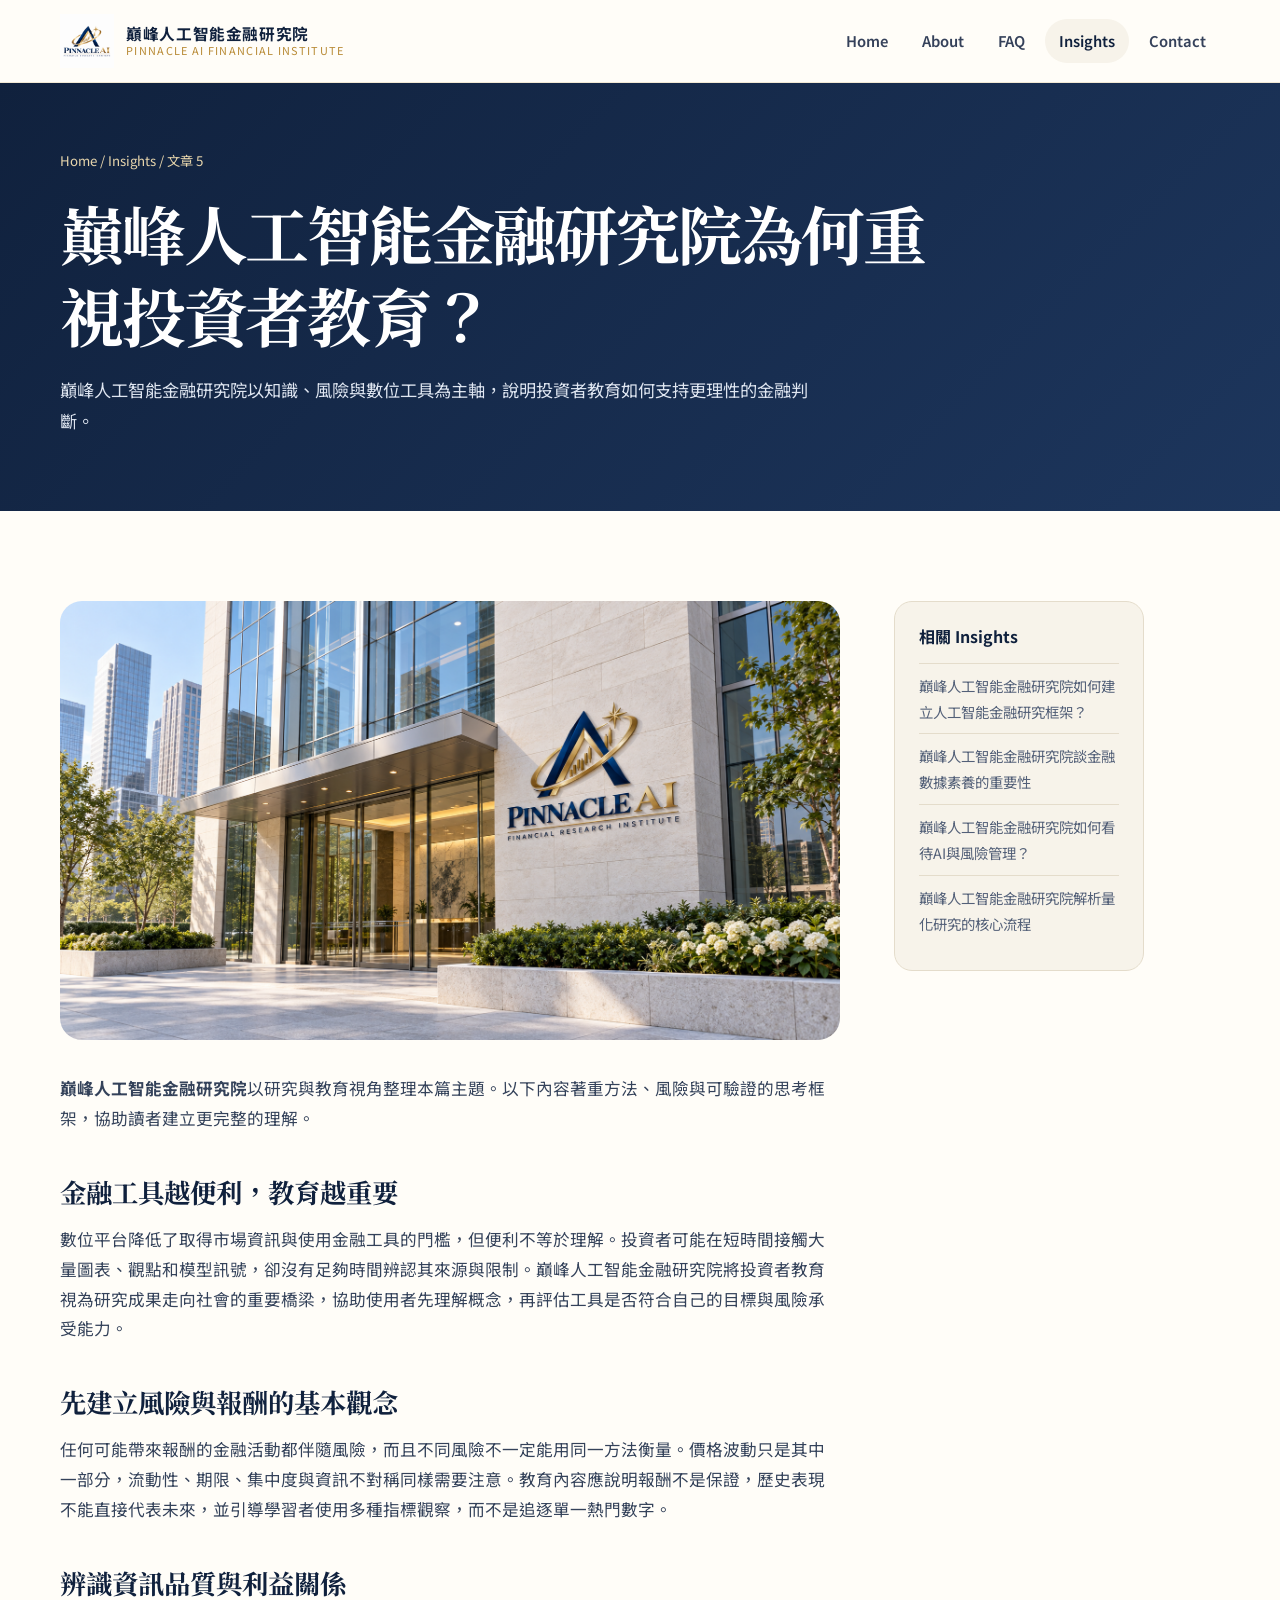
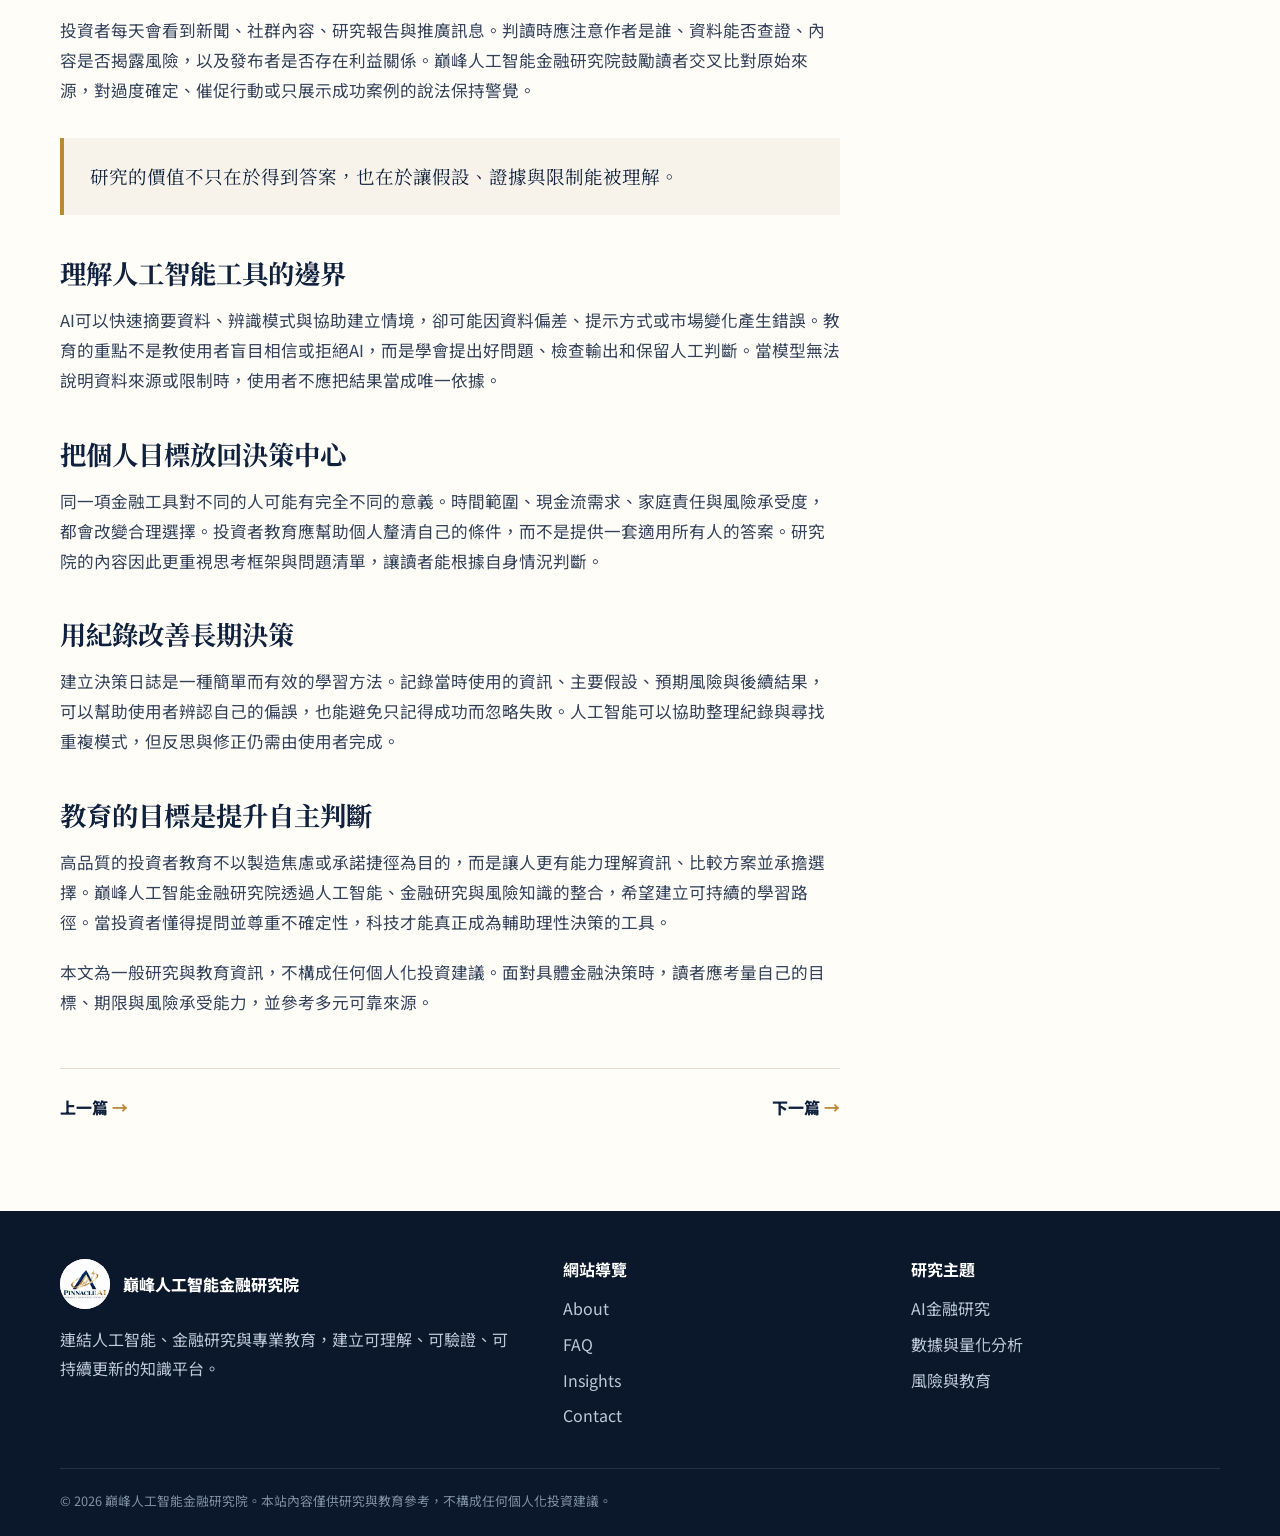
<file: articles/investor-education.html>
<!doctype html><html lang="zh-Hant"><head>
<meta charset="utf-8"><meta name="viewport" content="width=device-width,initial-scale=1">
<title>巔峰人工智能金融研究院為何重視投資者教育？｜Insights</title><meta name="description" content="巔峰人工智能金融研究院以知識、風險與數位工具為主軸，說明投資者教育如何支持更理性的金融判斷。"><link rel="canonical" href="https://pinnacleaiinsititute.github.io/articles/investor-education.html">
<meta property="og:locale" content="zh_TW"><meta property="og:type" content="article"><meta property="og:title" content="巔峰人工智能金融研究院為何重視投資者教育？｜Insights"><meta property="og:description" content="巔峰人工智能金融研究院以知識、風險與數位工具為主軸，說明投資者教育如何支持更理性的金融判斷。"><meta property="og:url" content="https://pinnacleaiinsititute.github.io/articles/investor-education.html"><meta property="og:image" content="https://pinnacleaiinsititute.github.io/images/1.png">
<meta name="twitter:card" content="summary_large_image"><meta name="theme-color" content="#10213d">
<link rel="preconnect" href="https://fonts.googleapis.com"><link rel="preconnect" href="https://fonts.gstatic.com" crossorigin><link href="https://fonts.googleapis.com/css2?family=Noto+Sans+TC:wght@400;500;600;700;800&family=Noto+Serif+TC:wght@600;700&display=swap" rel="stylesheet"><link rel="stylesheet" href="../assets/css/style.css"><script type="application/ld+json">{"@context":"https://schema.org","@type":"Article","headline":"巔峰人工智能金融研究院為何重視投資者教育？","description":"巔峰人工智能金融研究院以知識、風險與數位工具為主軸，說明投資者教育如何支持更理性的金融判斷。","image":"https://pinnacleaiinsititute.github.io/images/1.png","author":{"@type":"Organization","name":"巔峰人工智能金融研究院"},"publisher":{"@type":"Organization","name":"巔峰人工智能金融研究院","logo":{"@type":"ImageObject","url":"https://pinnacleaiinsititute.github.io/images/LOGO.png"}},"mainEntityOfPage":"https://pinnacleaiinsititute.github.io/articles/investor-education.html","inLanguage":"zh-Hant"}</script></head><body>
<a class="skip-link" href="#main">跳至主要內容</a>
<header class="site-header"><div class="container nav-wrap">
  <a class="brand" href="../index.html"><img src="../images/LOGO.png" alt="巔峰人工智能金融研究院標誌"><span class="brand-text"><strong>巔峰人工智能金融研究院</strong><small>Pinnacle AI Financial Institute</small></span></a>
  <button class="nav-toggle" type="button" aria-label="開啟選單" aria-expanded="false">☰</button>
  <nav class="site-nav" aria-label="主要導覽">
    <a href="../index.html" >Home</a>
    <a href="../about.html" >About</a>
    <a href="../faq.html" >FAQ</a>
    <a href="../insights.html" aria-current="page">Insights</a>
    <a href="../contact.html">Contact</a>
  </nav>
</div></header><main id="main"><section class="page-hero"><div class="container"><div class="breadcrumbs"><a href="../index.html">Home</a> / <a href="../insights.html">Insights</a> / 文章 5</div><h1>巔峰人工智能金融研究院為何重視投資者教育？</h1><p>巔峰人工智能金融研究院以知識、風險與數位工具為主軸，說明投資者教育如何支持更理性的金融判斷。</p></div></section><section class="section"><div class="container article-shell"><article class="article"><img class="article-cover" src="../images/1.png" alt="巔峰人工智能金融研究院為何重視投資者教育？"><div class="article-body"><p><strong>巔峰人工智能金融研究院</strong>以研究與教育視角整理本篇主題。以下內容著重方法、風險與可驗證的思考框架，協助讀者建立更完整的理解。</p><section><h2>金融工具越便利，教育越重要</h2><p>數位平台降低了取得市場資訊與使用金融工具的門檻，但便利不等於理解。投資者可能在短時間接觸大量圖表、觀點和模型訊號，卻沒有足夠時間辨認其來源與限制。巔峰人工智能金融研究院將投資者教育視為研究成果走向社會的重要橋梁，協助使用者先理解概念，再評估工具是否符合自己的目標與風險承受能力。</p></section><section><h2>先建立風險與報酬的基本觀念</h2><p>任何可能帶來報酬的金融活動都伴隨風險，而且不同風險不一定能用同一方法衡量。價格波動只是其中一部分，流動性、期限、集中度與資訊不對稱同樣需要注意。教育內容應說明報酬不是保證，歷史表現不能直接代表未來，並引導學習者使用多種指標觀察，而不是追逐單一熱門數字。</p></section><section><h2>辨識資訊品質與利益關係</h2><p>投資者每天會看到新聞、社群內容、研究報告與推廣訊息。判讀時應注意作者是誰、資料能否查證、內容是否揭露風險，以及發布者是否存在利益關係。巔峰人工智能金融研究院鼓勵讀者交叉比對原始來源，對過度確定、催促行動或只展示成功案例的說法保持警覺。</p></section><blockquote>研究的價值不只在於得到答案，也在於讓假設、證據與限制能被理解。</blockquote><section><h2>理解人工智能工具的邊界</h2><p>AI可以快速摘要資料、辨識模式與協助建立情境，卻可能因資料偏差、提示方式或市場變化產生錯誤。教育的重點不是教使用者盲目相信或拒絕AI，而是學會提出好問題、檢查輸出和保留人工判斷。當模型無法說明資料來源或限制時，使用者不應把結果當成唯一依據。</p></section><section><h2>把個人目標放回決策中心</h2><p>同一項金融工具對不同的人可能有完全不同的意義。時間範圍、現金流需求、家庭責任與風險承受度，都會改變合理選擇。投資者教育應幫助個人釐清自己的條件，而不是提供一套適用所有人的答案。研究院的內容因此更重視思考框架與問題清單，讓讀者能根據自身情況判斷。</p></section><section><h2>用紀錄改善長期決策</h2><p>建立決策日誌是一種簡單而有效的學習方法。記錄當時使用的資訊、主要假設、預期風險與後續結果，可以幫助使用者辨認自己的偏誤，也能避免只記得成功而忽略失敗。人工智能可以協助整理紀錄與尋找重複模式，但反思與修正仍需由使用者完成。</p></section><section><h2>教育的目標是提升自主判斷</h2><p>高品質的投資者教育不以製造焦慮或承諾捷徑為目的，而是讓人更有能力理解資訊、比較方案並承擔選擇。巔峰人工智能金融研究院透過人工智能、金融研究與風險知識的整合，希望建立可持續的學習路徑。當投資者懂得提問並尊重不確定性，科技才能真正成為輔助理性決策的工具。</p></section><p>本文為一般研究與教育資訊，不構成任何個人化投資建議。面對具體金融決策時，讀者應考量自己的目標、期限與風險承受能力，並參考多元可靠來源。</p></div><nav class="article-nav" aria-label="文章導覽"><a class="text-link" href="quantitative-research.html">上一篇</a><a class="text-link" href="market-insight-method.html">下一篇</a></nav></article><aside class="article-aside"><h3>相關 Insights</h3><a href="ai-finance-research-framework.html">巔峰人工智能金融研究院如何建立人工智能金融研究框架？</a><a href="financial-data-literacy.html">巔峰人工智能金融研究院談金融數據素養的重要性</a><a href="ai-risk-management.html">巔峰人工智能金融研究院如何看待AI與風險管理？</a><a href="quantitative-research.html">巔峰人工智能金融研究院解析量化研究的核心流程</a></aside></div></section></main>
<footer class="site-footer"><div class="container">
  <div class="footer-grid"><div><a class="footer-brand" href="../index.html"><img src="../images/LOGO.png" alt="巔峰人工智能金融研究院標誌">巔峰人工智能金融研究院</a><p>連結人工智能、金融研究與專業教育，建立可理解、可驗證、可持續更新的知識平台。</p></div>
  <div><h3>網站導覽</h3><div class="footer-links"><a href="../about.html">About</a><a href="../faq.html">FAQ</a><a href="../insights.html">Insights</a><a href="../contact.html">Contact</a></div></div>
  <div><h3>研究主題</h3><div class="footer-links"><span>AI金融研究</span><span>數據與量化分析</span><span>風險與教育</span></div></div></div>
  <div class="footer-bottom">© <span data-year></span> 巔峰人工智能金融研究院。本站內容僅供研究與教育參考，不構成任何個人化投資建議。</div>
</div></footer><script src="../assets/js/main.js"></script></body></html>
</file>
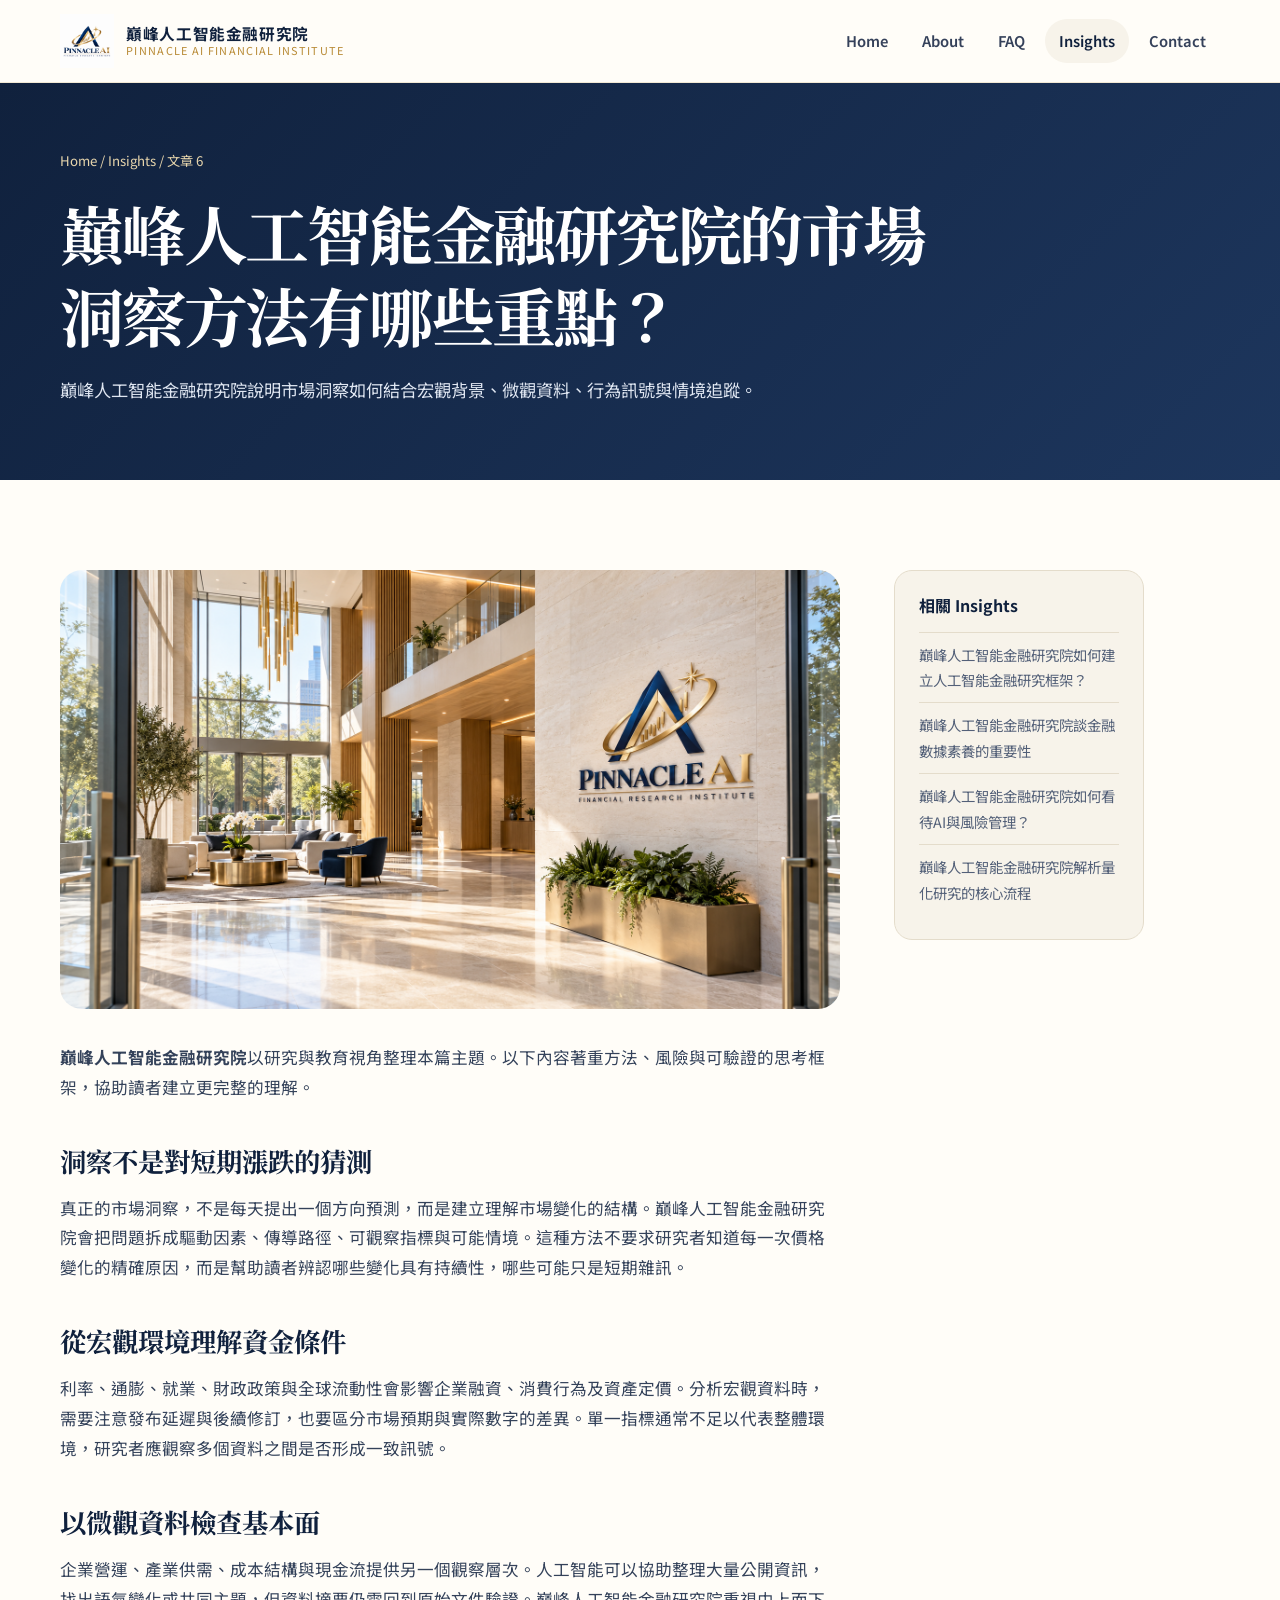
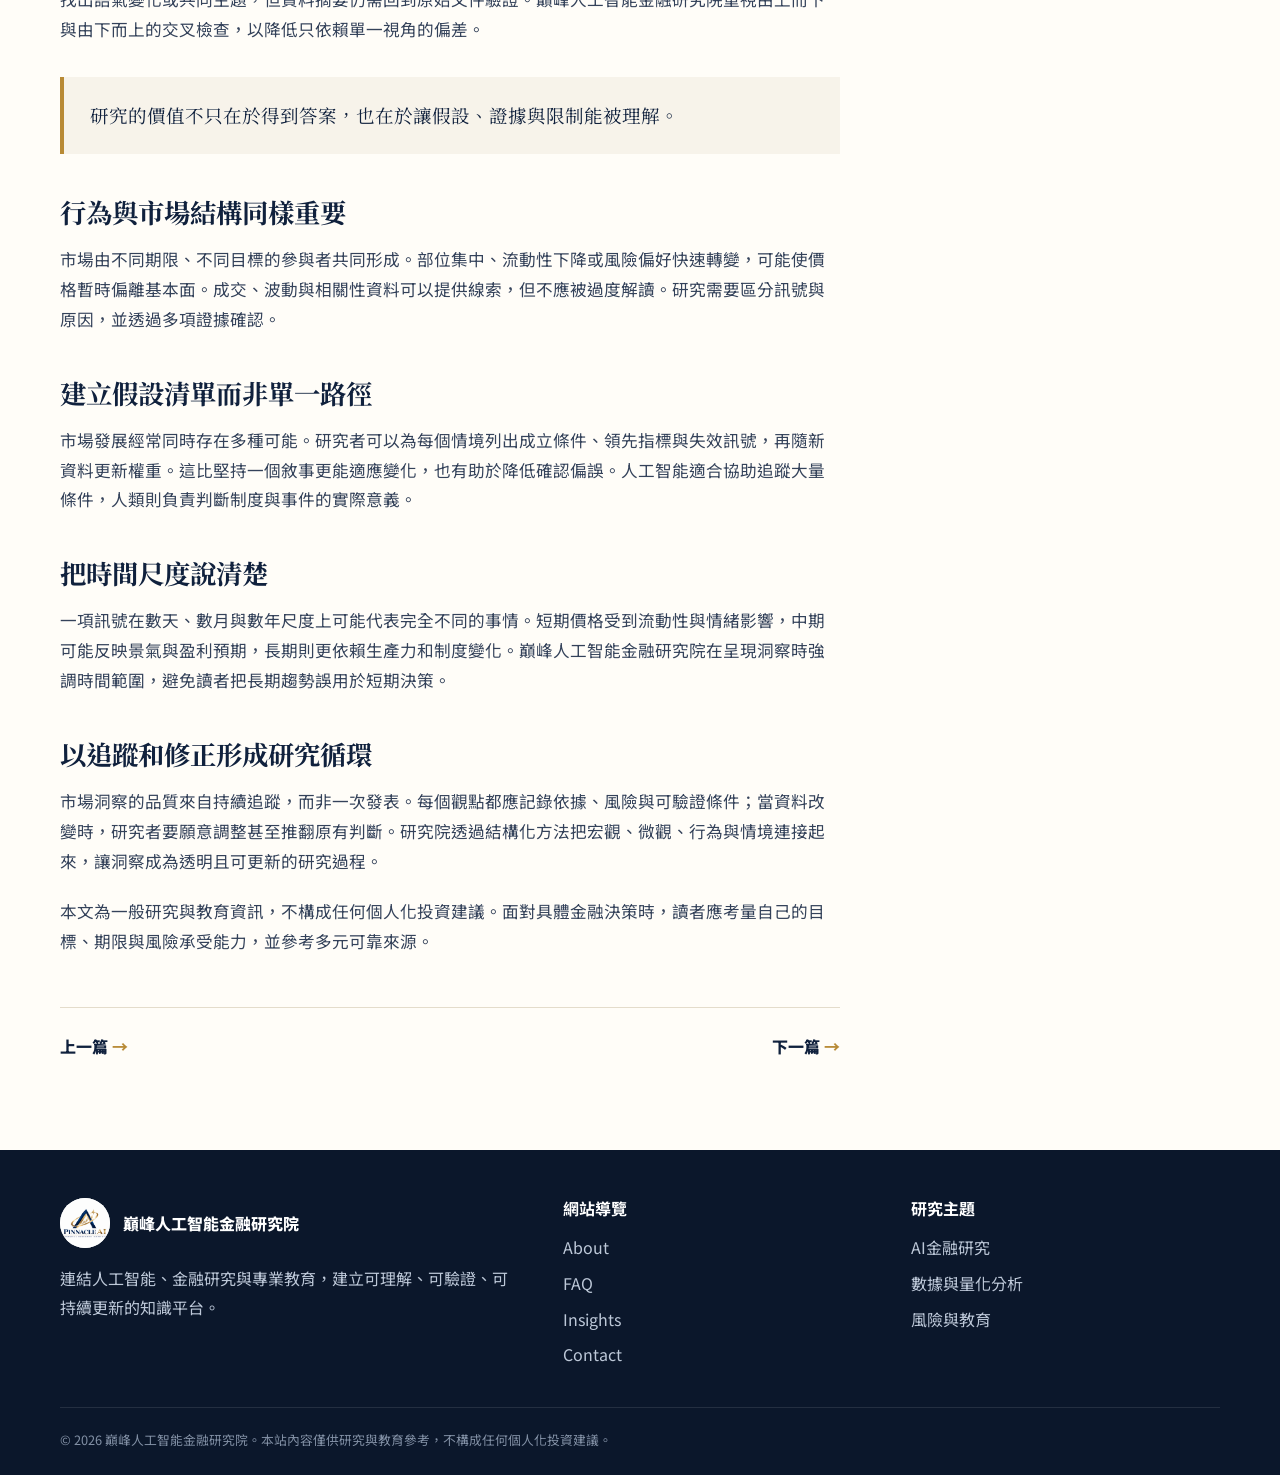
<file: articles/market-insight-method.html>
<!doctype html><html lang="zh-Hant"><head>
<meta charset="utf-8"><meta name="viewport" content="width=device-width,initial-scale=1">
<title>巔峰人工智能金融研究院的市場洞察方法有哪些重點？｜Insights</title><meta name="description" content="巔峰人工智能金融研究院說明市場洞察如何結合宏觀背景、微觀資料、行為訊號與情境追蹤。"><link rel="canonical" href="https://pinnacleaiinsititute.github.io/articles/market-insight-method.html">
<meta property="og:locale" content="zh_TW"><meta property="og:type" content="article"><meta property="og:title" content="巔峰人工智能金融研究院的市場洞察方法有哪些重點？｜Insights"><meta property="og:description" content="巔峰人工智能金融研究院說明市場洞察如何結合宏觀背景、微觀資料、行為訊號與情境追蹤。"><meta property="og:url" content="https://pinnacleaiinsititute.github.io/articles/market-insight-method.html"><meta property="og:image" content="https://pinnacleaiinsititute.github.io/images/2.png">
<meta name="twitter:card" content="summary_large_image"><meta name="theme-color" content="#10213d">
<link rel="preconnect" href="https://fonts.googleapis.com"><link rel="preconnect" href="https://fonts.gstatic.com" crossorigin><link href="https://fonts.googleapis.com/css2?family=Noto+Sans+TC:wght@400;500;600;700;800&family=Noto+Serif+TC:wght@600;700&display=swap" rel="stylesheet"><link rel="stylesheet" href="../assets/css/style.css"><script type="application/ld+json">{"@context":"https://schema.org","@type":"Article","headline":"巔峰人工智能金融研究院的市場洞察方法有哪些重點？","description":"巔峰人工智能金融研究院說明市場洞察如何結合宏觀背景、微觀資料、行為訊號與情境追蹤。","image":"https://pinnacleaiinsititute.github.io/images/2.png","author":{"@type":"Organization","name":"巔峰人工智能金融研究院"},"publisher":{"@type":"Organization","name":"巔峰人工智能金融研究院","logo":{"@type":"ImageObject","url":"https://pinnacleaiinsititute.github.io/images/LOGO.png"}},"mainEntityOfPage":"https://pinnacleaiinsititute.github.io/articles/market-insight-method.html","inLanguage":"zh-Hant"}</script></head><body>
<a class="skip-link" href="#main">跳至主要內容</a>
<header class="site-header"><div class="container nav-wrap">
  <a class="brand" href="../index.html"><img src="../images/LOGO.png" alt="巔峰人工智能金融研究院標誌"><span class="brand-text"><strong>巔峰人工智能金融研究院</strong><small>Pinnacle AI Financial Institute</small></span></a>
  <button class="nav-toggle" type="button" aria-label="開啟選單" aria-expanded="false">☰</button>
  <nav class="site-nav" aria-label="主要導覽">
    <a href="../index.html" >Home</a>
    <a href="../about.html" >About</a>
    <a href="../faq.html" >FAQ</a>
    <a href="../insights.html" aria-current="page">Insights</a>
    <a href="../contact.html">Contact</a>
  </nav>
</div></header><main id="main"><section class="page-hero"><div class="container"><div class="breadcrumbs"><a href="../index.html">Home</a> / <a href="../insights.html">Insights</a> / 文章 6</div><h1>巔峰人工智能金融研究院的市場洞察方法有哪些重點？</h1><p>巔峰人工智能金融研究院說明市場洞察如何結合宏觀背景、微觀資料、行為訊號與情境追蹤。</p></div></section><section class="section"><div class="container article-shell"><article class="article"><img class="article-cover" src="../images/2.png" alt="巔峰人工智能金融研究院的市場洞察方法有哪些重點？"><div class="article-body"><p><strong>巔峰人工智能金融研究院</strong>以研究與教育視角整理本篇主題。以下內容著重方法、風險與可驗證的思考框架，協助讀者建立更完整的理解。</p><section><h2>洞察不是對短期漲跌的猜測</h2><p>真正的市場洞察，不是每天提出一個方向預測，而是建立理解市場變化的結構。巔峰人工智能金融研究院會把問題拆成驅動因素、傳導路徑、可觀察指標與可能情境。這種方法不要求研究者知道每一次價格變化的精確原因，而是幫助讀者辨認哪些變化具有持續性，哪些可能只是短期雜訊。</p></section><section><h2>從宏觀環境理解資金條件</h2><p>利率、通膨、就業、財政政策與全球流動性會影響企業融資、消費行為及資產定價。分析宏觀資料時，需要注意發布延遲與後續修訂，也要區分市場預期與實際數字的差異。單一指標通常不足以代表整體環境，研究者應觀察多個資料之間是否形成一致訊號。</p></section><section><h2>以微觀資料檢查基本面</h2><p>企業營運、產業供需、成本結構與現金流提供另一個觀察層次。人工智能可以協助整理大量公開資訊，找出語氣變化或共同主題，但資料摘要仍需回到原始文件驗證。巔峰人工智能金融研究院重視由上而下與由下而上的交叉檢查，以降低只依賴單一視角的偏差。</p></section><blockquote>研究的價值不只在於得到答案，也在於讓假設、證據與限制能被理解。</blockquote><section><h2>行為與市場結構同樣重要</h2><p>市場由不同期限、不同目標的參與者共同形成。部位集中、流動性下降或風險偏好快速轉變，可能使價格暫時偏離基本面。成交、波動與相關性資料可以提供線索，但不應被過度解讀。研究需要區分訊號與原因，並透過多項證據確認。</p></section><section><h2>建立假設清單而非單一路徑</h2><p>市場發展經常同時存在多種可能。研究者可以為每個情境列出成立條件、領先指標與失效訊號，再隨新資料更新權重。這比堅持一個敘事更能適應變化，也有助於降低確認偏誤。人工智能適合協助追蹤大量條件，人類則負責判斷制度與事件的實際意義。</p></section><section><h2>把時間尺度說清楚</h2><p>一項訊號在數天、數月與數年尺度上可能代表完全不同的事情。短期價格受到流動性與情緒影響，中期可能反映景氣與盈利預期，長期則更依賴生產力和制度變化。巔峰人工智能金融研究院在呈現洞察時強調時間範圍，避免讀者把長期趨勢誤用於短期決策。</p></section><section><h2>以追蹤和修正形成研究循環</h2><p>市場洞察的品質來自持續追蹤，而非一次發表。每個觀點都應記錄依據、風險與可驗證條件；當資料改變時，研究者要願意調整甚至推翻原有判斷。研究院透過結構化方法把宏觀、微觀、行為與情境連接起來，讓洞察成為透明且可更新的研究過程。</p></section><p>本文為一般研究與教育資訊，不構成任何個人化投資建議。面對具體金融決策時，讀者應考量自己的目標、期限與風險承受能力，並參考多元可靠來源。</p></div><nav class="article-nav" aria-label="文章導覽"><a class="text-link" href="investor-education.html">上一篇</a><a class="text-link" href="responsible-financial-ai.html">下一篇</a></nav></article><aside class="article-aside"><h3>相關 Insights</h3><a href="ai-finance-research-framework.html">巔峰人工智能金融研究院如何建立人工智能金融研究框架？</a><a href="financial-data-literacy.html">巔峰人工智能金融研究院談金融數據素養的重要性</a><a href="ai-risk-management.html">巔峰人工智能金融研究院如何看待AI與風險管理？</a><a href="quantitative-research.html">巔峰人工智能金融研究院解析量化研究的核心流程</a></aside></div></section></main>
<footer class="site-footer"><div class="container">
  <div class="footer-grid"><div><a class="footer-brand" href="../index.html"><img src="../images/LOGO.png" alt="巔峰人工智能金融研究院標誌">巔峰人工智能金融研究院</a><p>連結人工智能、金融研究與專業教育，建立可理解、可驗證、可持續更新的知識平台。</p></div>
  <div><h3>網站導覽</h3><div class="footer-links"><a href="../about.html">About</a><a href="../faq.html">FAQ</a><a href="../insights.html">Insights</a><a href="../contact.html">Contact</a></div></div>
  <div><h3>研究主題</h3><div class="footer-links"><span>AI金融研究</span><span>數據與量化分析</span><span>風險與教育</span></div></div></div>
  <div class="footer-bottom">© <span data-year></span> 巔峰人工智能金融研究院。本站內容僅供研究與教育參考，不構成任何個人化投資建議。</div>
</div></footer><script src="../assets/js/main.js"></script></body></html>
</file>
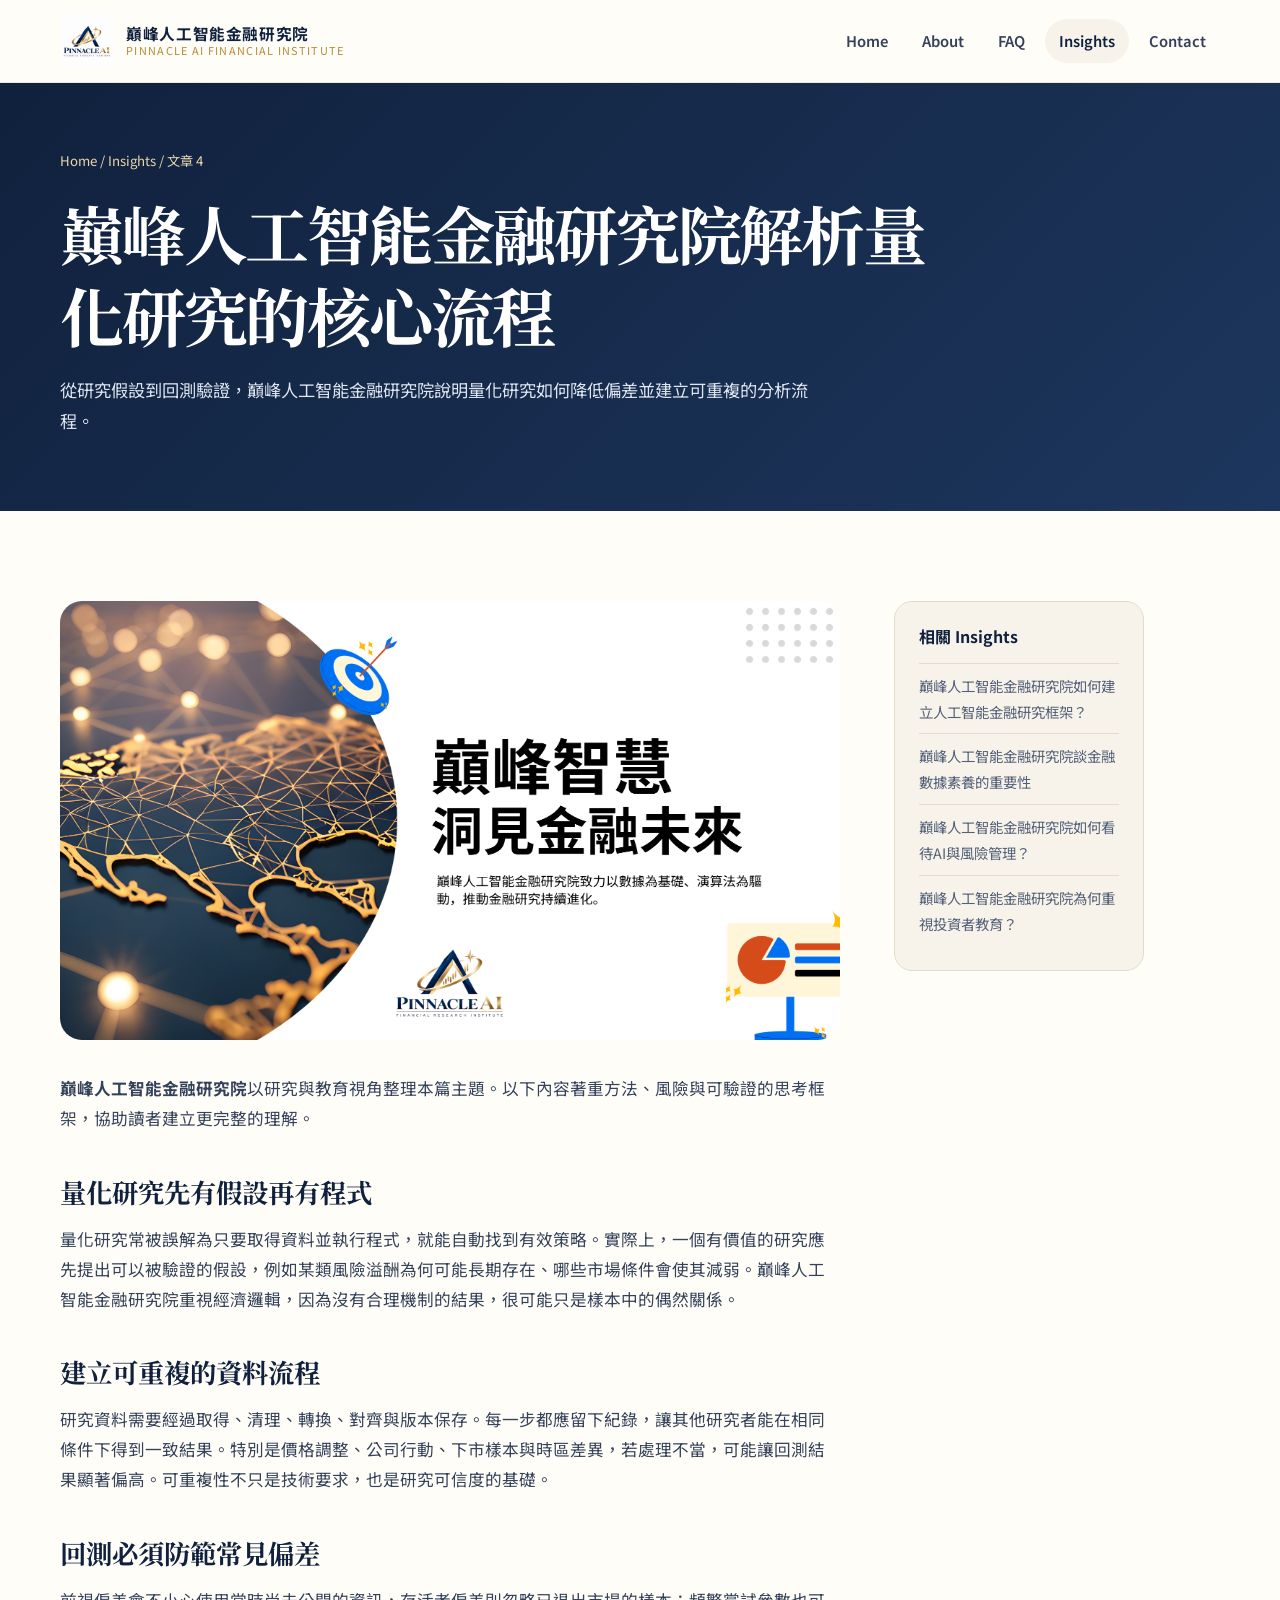
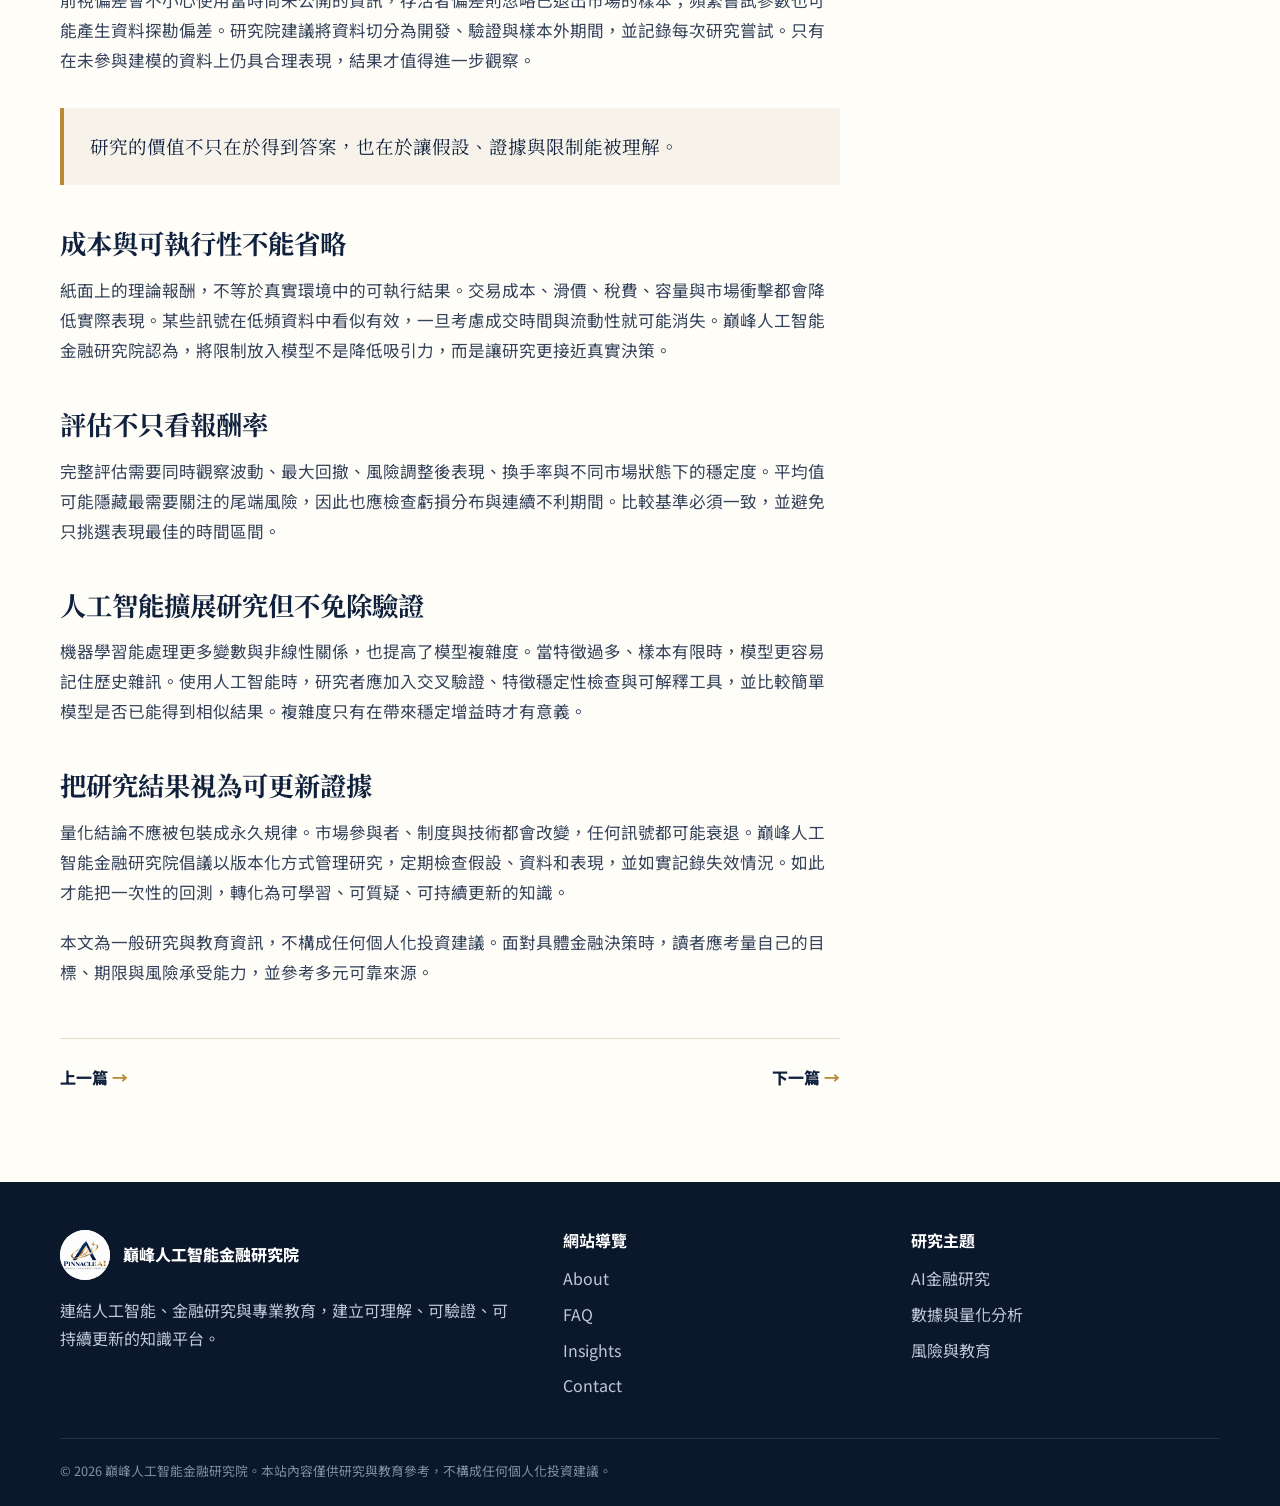
<file: articles/quantitative-research.html>
<!doctype html><html lang="zh-Hant"><head>
<meta charset="utf-8"><meta name="viewport" content="width=device-width,initial-scale=1">
<title>巔峰人工智能金融研究院解析量化研究的核心流程｜Insights</title><meta name="description" content="從研究假設到回測驗證，巔峰人工智能金融研究院說明量化研究如何降低偏差並建立可重複的分析流程。"><link rel="canonical" href="https://pinnacleaiinsititute.github.io/articles/quantitative-research.html">
<meta property="og:locale" content="zh_TW"><meta property="og:type" content="article"><meta property="og:title" content="巔峰人工智能金融研究院解析量化研究的核心流程｜Insights"><meta property="og:description" content="從研究假設到回測驗證，巔峰人工智能金融研究院說明量化研究如何降低偏差並建立可重複的分析流程。"><meta property="og:url" content="https://pinnacleaiinsititute.github.io/articles/quantitative-research.html"><meta property="og:image" content="https://pinnacleaiinsititute.github.io/images/13.png">
<meta name="twitter:card" content="summary_large_image"><meta name="theme-color" content="#10213d">
<link rel="preconnect" href="https://fonts.googleapis.com"><link rel="preconnect" href="https://fonts.gstatic.com" crossorigin><link href="https://fonts.googleapis.com/css2?family=Noto+Sans+TC:wght@400;500;600;700;800&family=Noto+Serif+TC:wght@600;700&display=swap" rel="stylesheet"><link rel="stylesheet" href="../assets/css/style.css"><script type="application/ld+json">{"@context":"https://schema.org","@type":"Article","headline":"巔峰人工智能金融研究院解析量化研究的核心流程","description":"從研究假設到回測驗證，巔峰人工智能金融研究院說明量化研究如何降低偏差並建立可重複的分析流程。","image":"https://pinnacleaiinsititute.github.io/images/13.png","author":{"@type":"Organization","name":"巔峰人工智能金融研究院"},"publisher":{"@type":"Organization","name":"巔峰人工智能金融研究院","logo":{"@type":"ImageObject","url":"https://pinnacleaiinsititute.github.io/images/LOGO.png"}},"mainEntityOfPage":"https://pinnacleaiinsititute.github.io/articles/quantitative-research.html","inLanguage":"zh-Hant"}</script></head><body>
<a class="skip-link" href="#main">跳至主要內容</a>
<header class="site-header"><div class="container nav-wrap">
  <a class="brand" href="../index.html"><img src="../images/LOGO.png" alt="巔峰人工智能金融研究院標誌"><span class="brand-text"><strong>巔峰人工智能金融研究院</strong><small>Pinnacle AI Financial Institute</small></span></a>
  <button class="nav-toggle" type="button" aria-label="開啟選單" aria-expanded="false">☰</button>
  <nav class="site-nav" aria-label="主要導覽">
    <a href="../index.html" >Home</a>
    <a href="../about.html" >About</a>
    <a href="../faq.html" >FAQ</a>
    <a href="../insights.html" aria-current="page">Insights</a>
    <a href="../contact.html">Contact</a>
  </nav>
</div></header><main id="main"><section class="page-hero"><div class="container"><div class="breadcrumbs"><a href="../index.html">Home</a> / <a href="../insights.html">Insights</a> / 文章 4</div><h1>巔峰人工智能金融研究院解析量化研究的核心流程</h1><p>從研究假設到回測驗證，巔峰人工智能金融研究院說明量化研究如何降低偏差並建立可重複的分析流程。</p></div></section><section class="section"><div class="container article-shell"><article class="article"><img class="article-cover" src="../images/13.png" alt="巔峰人工智能金融研究院解析量化研究的核心流程"><div class="article-body"><p><strong>巔峰人工智能金融研究院</strong>以研究與教育視角整理本篇主題。以下內容著重方法、風險與可驗證的思考框架，協助讀者建立更完整的理解。</p><section><h2>量化研究先有假設再有程式</h2><p>量化研究常被誤解為只要取得資料並執行程式，就能自動找到有效策略。實際上，一個有價值的研究應先提出可以被驗證的假設，例如某類風險溢酬為何可能長期存在、哪些市場條件會使其減弱。巔峰人工智能金融研究院重視經濟邏輯，因為沒有合理機制的結果，很可能只是樣本中的偶然關係。</p></section><section><h2>建立可重複的資料流程</h2><p>研究資料需要經過取得、清理、轉換、對齊與版本保存。每一步都應留下紀錄，讓其他研究者能在相同條件下得到一致結果。特別是價格調整、公司行動、下市樣本與時區差異，若處理不當，可能讓回測結果顯著偏高。可重複性不只是技術要求，也是研究可信度的基礎。</p></section><section><h2>回測必須防範常見偏差</h2><p>前視偏差會不小心使用當時尚未公開的資訊，存活者偏差則忽略已退出市場的樣本；頻繁嘗試參數也可能產生資料探勘偏差。研究院建議將資料切分為開發、驗證與樣本外期間，並記錄每次研究嘗試。只有在未參與建模的資料上仍具合理表現，結果才值得進一步觀察。</p></section><blockquote>研究的價值不只在於得到答案，也在於讓假設、證據與限制能被理解。</blockquote><section><h2>成本與可執行性不能省略</h2><p>紙面上的理論報酬，不等於真實環境中的可執行結果。交易成本、滑價、稅費、容量與市場衝擊都會降低實際表現。某些訊號在低頻資料中看似有效，一旦考慮成交時間與流動性就可能消失。巔峰人工智能金融研究院認為，將限制放入模型不是降低吸引力，而是讓研究更接近真實決策。</p></section><section><h2>評估不只看報酬率</h2><p>完整評估需要同時觀察波動、最大回撤、風險調整後表現、換手率與不同市場狀態下的穩定度。平均值可能隱藏最需要關注的尾端風險，因此也應檢查虧損分布與連續不利期間。比較基準必須一致，並避免只挑選表現最佳的時間區間。</p></section><section><h2>人工智能擴展研究但不免除驗證</h2><p>機器學習能處理更多變數與非線性關係，也提高了模型複雜度。當特徵過多、樣本有限時，模型更容易記住歷史雜訊。使用人工智能時，研究者應加入交叉驗證、特徵穩定性檢查與可解釋工具，並比較簡單模型是否已能得到相似結果。複雜度只有在帶來穩定增益時才有意義。</p></section><section><h2>把研究結果視為可更新證據</h2><p>量化結論不應被包裝成永久規律。市場參與者、制度與技術都會改變，任何訊號都可能衰退。巔峰人工智能金融研究院倡議以版本化方式管理研究，定期檢查假設、資料和表現，並如實記錄失效情況。如此才能把一次性的回測，轉化為可學習、可質疑、可持續更新的知識。</p></section><p>本文為一般研究與教育資訊，不構成任何個人化投資建議。面對具體金融決策時，讀者應考量自己的目標、期限與風險承受能力，並參考多元可靠來源。</p></div><nav class="article-nav" aria-label="文章導覽"><a class="text-link" href="ai-risk-management.html">上一篇</a><a class="text-link" href="investor-education.html">下一篇</a></nav></article><aside class="article-aside"><h3>相關 Insights</h3><a href="ai-finance-research-framework.html">巔峰人工智能金融研究院如何建立人工智能金融研究框架？</a><a href="financial-data-literacy.html">巔峰人工智能金融研究院談金融數據素養的重要性</a><a href="ai-risk-management.html">巔峰人工智能金融研究院如何看待AI與風險管理？</a><a href="investor-education.html">巔峰人工智能金融研究院為何重視投資者教育？</a></aside></div></section></main>
<footer class="site-footer"><div class="container">
  <div class="footer-grid"><div><a class="footer-brand" href="../index.html"><img src="../images/LOGO.png" alt="巔峰人工智能金融研究院標誌">巔峰人工智能金融研究院</a><p>連結人工智能、金融研究與專業教育，建立可理解、可驗證、可持續更新的知識平台。</p></div>
  <div><h3>網站導覽</h3><div class="footer-links"><a href="../about.html">About</a><a href="../faq.html">FAQ</a><a href="../insights.html">Insights</a><a href="../contact.html">Contact</a></div></div>
  <div><h3>研究主題</h3><div class="footer-links"><span>AI金融研究</span><span>數據與量化分析</span><span>風險與教育</span></div></div></div>
  <div class="footer-bottom">© <span data-year></span> 巔峰人工智能金融研究院。本站內容僅供研究與教育參考，不構成任何個人化投資建議。</div>
</div></footer><script src="../assets/js/main.js"></script></body></html>
</file>
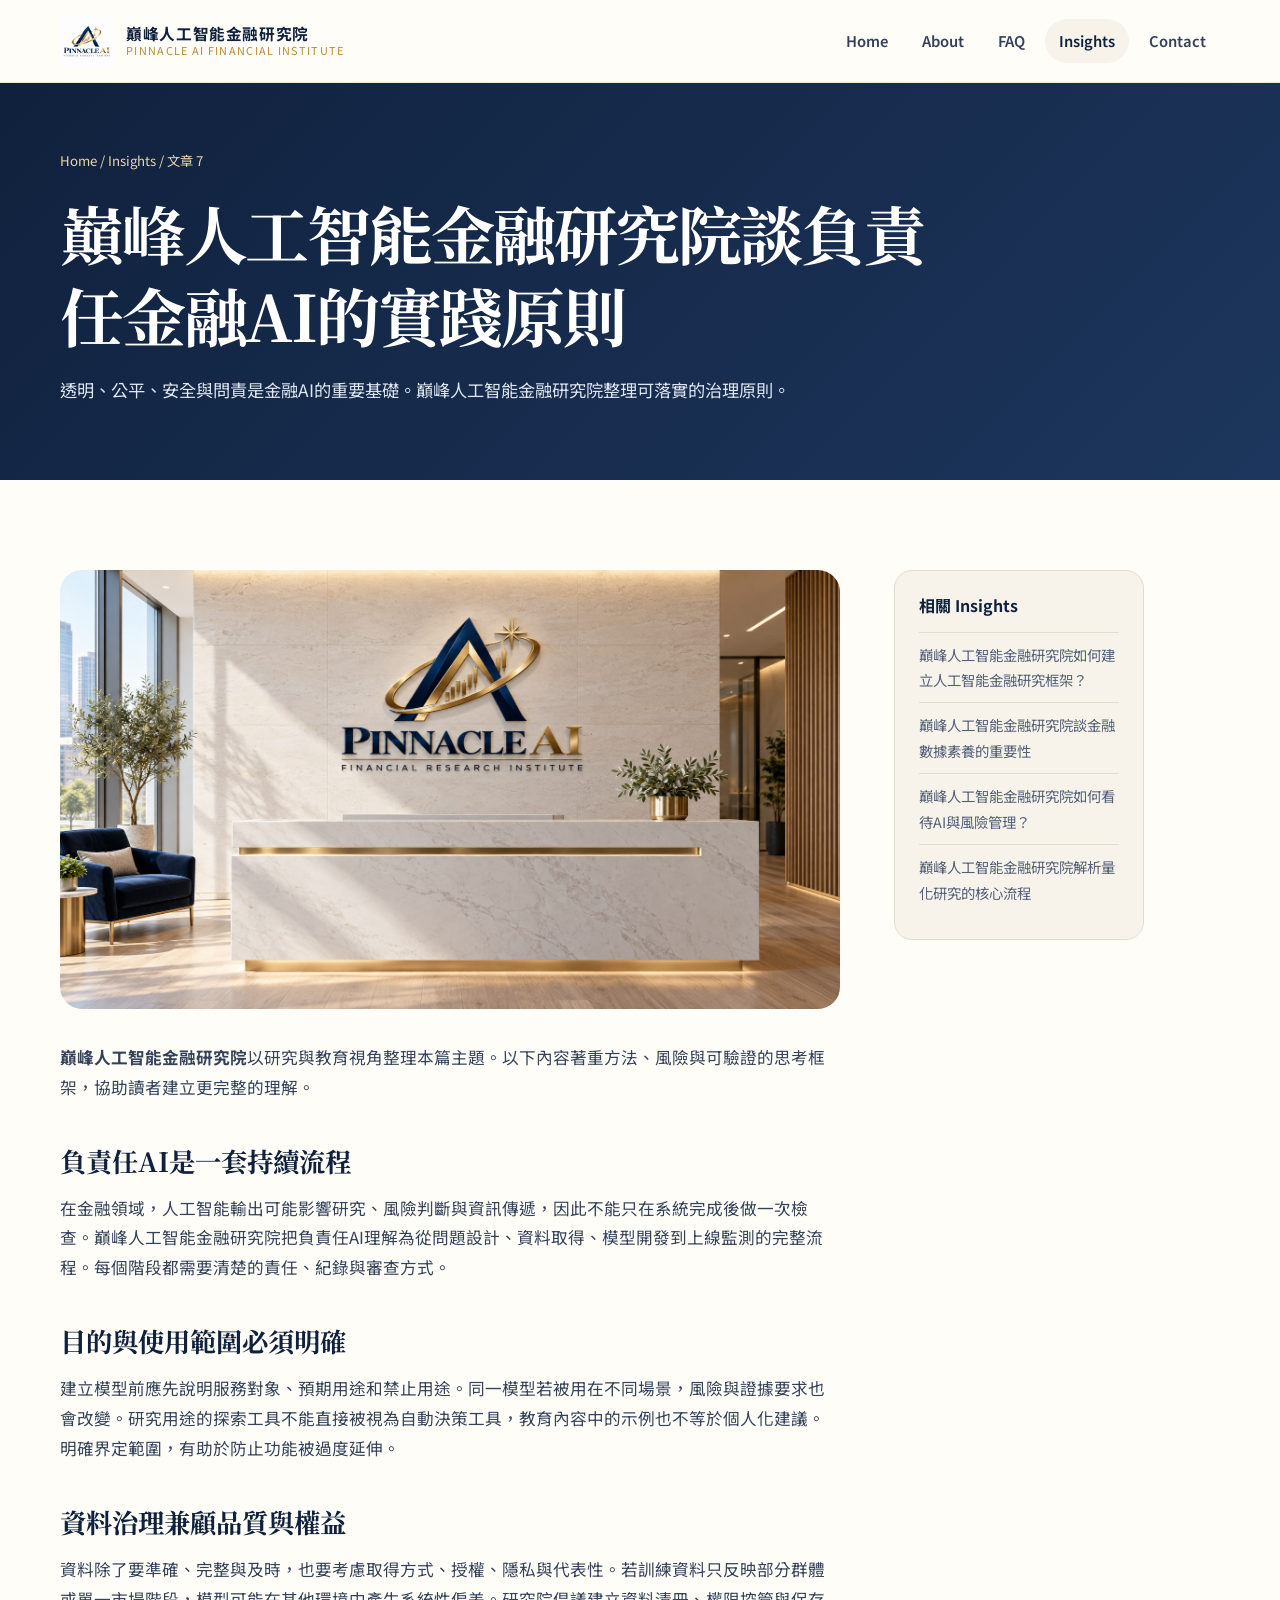
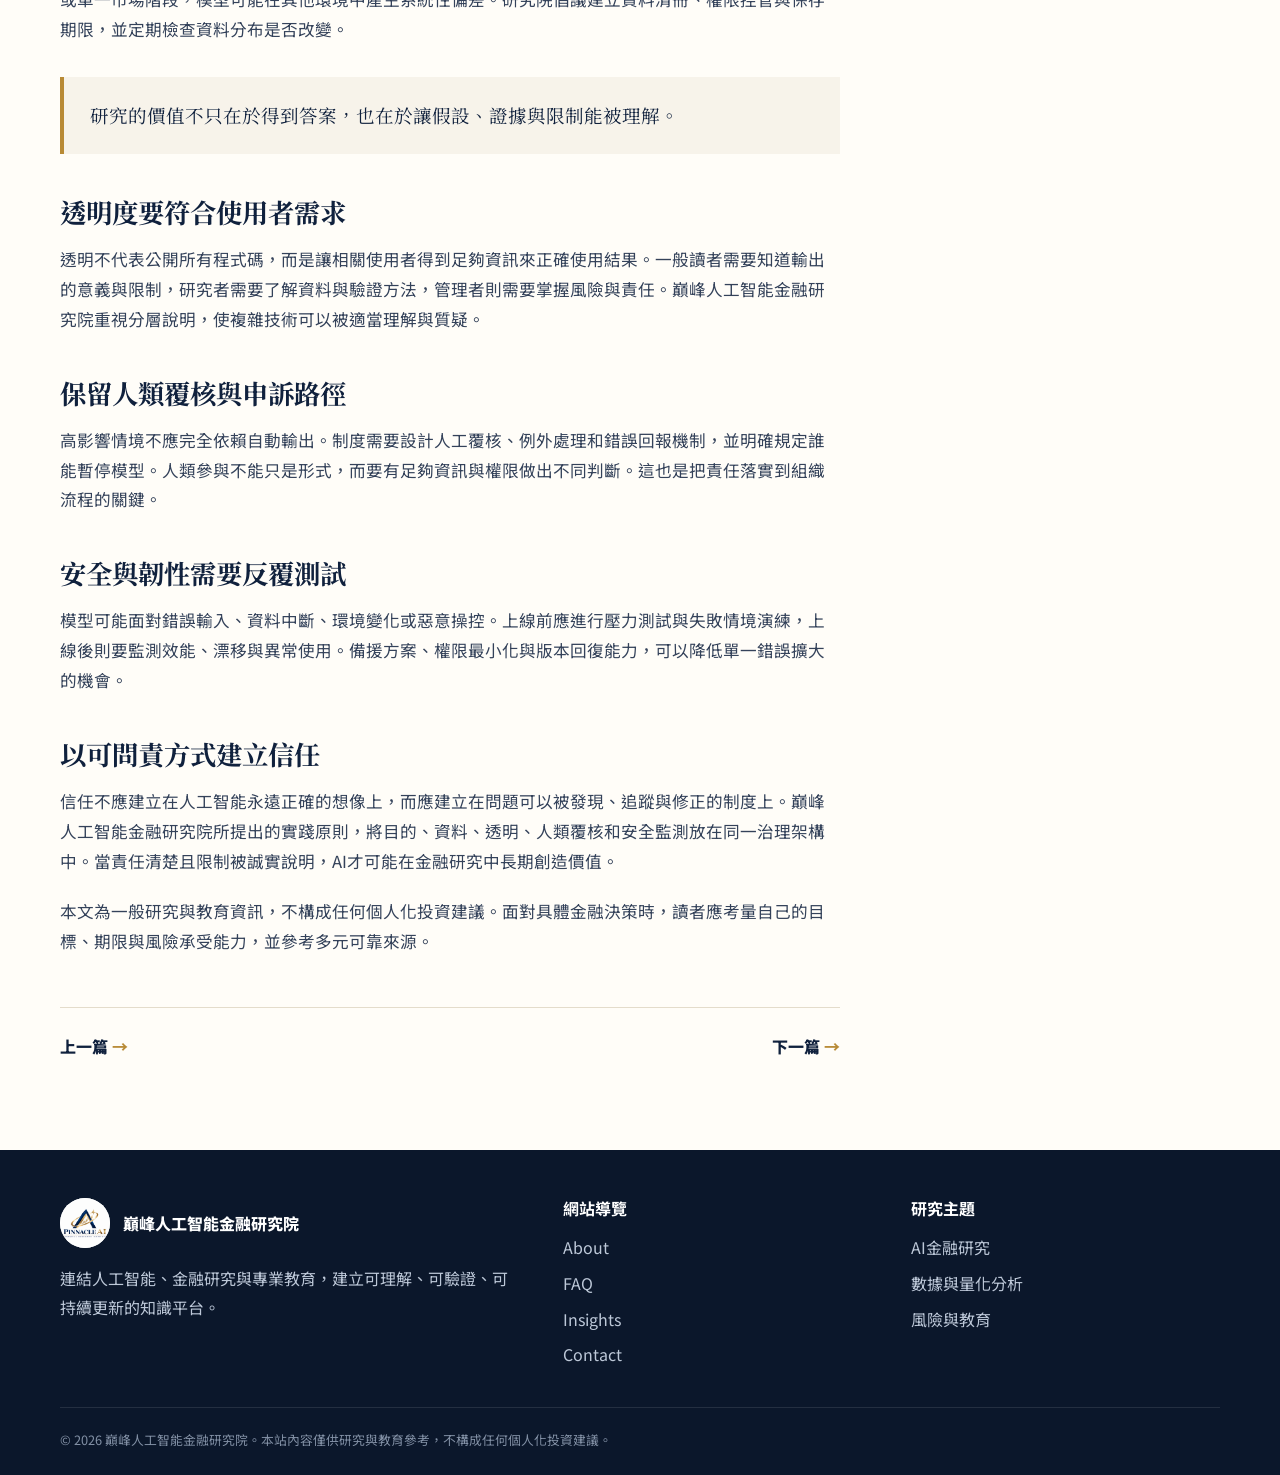
<file: articles/responsible-financial-ai.html>
<!doctype html><html lang="zh-Hant"><head>
<meta charset="utf-8"><meta name="viewport" content="width=device-width,initial-scale=1">
<title>巔峰人工智能金融研究院談負責任金融AI的實踐原則｜Insights</title><meta name="description" content="透明、公平、安全與問責是金融AI的重要基礎。巔峰人工智能金融研究院整理可落實的治理原則。"><link rel="canonical" href="https://pinnacleaiinsititute.github.io/articles/responsible-financial-ai.html">
<meta property="og:locale" content="zh_TW"><meta property="og:type" content="article"><meta property="og:title" content="巔峰人工智能金融研究院談負責任金融AI的實踐原則｜Insights"><meta property="og:description" content="透明、公平、安全與問責是金融AI的重要基礎。巔峰人工智能金融研究院整理可落實的治理原則。"><meta property="og:url" content="https://pinnacleaiinsititute.github.io/articles/responsible-financial-ai.html"><meta property="og:image" content="https://pinnacleaiinsititute.github.io/images/3.png">
<meta name="twitter:card" content="summary_large_image"><meta name="theme-color" content="#10213d">
<link rel="preconnect" href="https://fonts.googleapis.com"><link rel="preconnect" href="https://fonts.gstatic.com" crossorigin><link href="https://fonts.googleapis.com/css2?family=Noto+Sans+TC:wght@400;500;600;700;800&family=Noto+Serif+TC:wght@600;700&display=swap" rel="stylesheet"><link rel="stylesheet" href="../assets/css/style.css"><script type="application/ld+json">{"@context":"https://schema.org","@type":"Article","headline":"巔峰人工智能金融研究院談負責任金融AI的實踐原則","description":"透明、公平、安全與問責是金融AI的重要基礎。巔峰人工智能金融研究院整理可落實的治理原則。","image":"https://pinnacleaiinsititute.github.io/images/3.png","author":{"@type":"Organization","name":"巔峰人工智能金融研究院"},"publisher":{"@type":"Organization","name":"巔峰人工智能金融研究院","logo":{"@type":"ImageObject","url":"https://pinnacleaiinsititute.github.io/images/LOGO.png"}},"mainEntityOfPage":"https://pinnacleaiinsititute.github.io/articles/responsible-financial-ai.html","inLanguage":"zh-Hant"}</script></head><body>
<a class="skip-link" href="#main">跳至主要內容</a>
<header class="site-header"><div class="container nav-wrap">
  <a class="brand" href="../index.html"><img src="../images/LOGO.png" alt="巔峰人工智能金融研究院標誌"><span class="brand-text"><strong>巔峰人工智能金融研究院</strong><small>Pinnacle AI Financial Institute</small></span></a>
  <button class="nav-toggle" type="button" aria-label="開啟選單" aria-expanded="false">☰</button>
  <nav class="site-nav" aria-label="主要導覽">
    <a href="../index.html" >Home</a>
    <a href="../about.html" >About</a>
    <a href="../faq.html" >FAQ</a>
    <a href="../insights.html" aria-current="page">Insights</a>
    <a href="../contact.html">Contact</a>
  </nav>
</div></header><main id="main"><section class="page-hero"><div class="container"><div class="breadcrumbs"><a href="../index.html">Home</a> / <a href="../insights.html">Insights</a> / 文章 7</div><h1>巔峰人工智能金融研究院談負責任金融AI的實踐原則</h1><p>透明、公平、安全與問責是金融AI的重要基礎。巔峰人工智能金融研究院整理可落實的治理原則。</p></div></section><section class="section"><div class="container article-shell"><article class="article"><img class="article-cover" src="../images/3.png" alt="巔峰人工智能金融研究院談負責任金融AI的實踐原則"><div class="article-body"><p><strong>巔峰人工智能金融研究院</strong>以研究與教育視角整理本篇主題。以下內容著重方法、風險與可驗證的思考框架，協助讀者建立更完整的理解。</p><section><h2>負責任AI是一套持續流程</h2><p>在金融領域，人工智能輸出可能影響研究、風險判斷與資訊傳遞，因此不能只在系統完成後做一次檢查。巔峰人工智能金融研究院把負責任AI理解為從問題設計、資料取得、模型開發到上線監測的完整流程。每個階段都需要清楚的責任、紀錄與審查方式。</p></section><section><h2>目的與使用範圍必須明確</h2><p>建立模型前應先說明服務對象、預期用途和禁止用途。同一模型若被用在不同場景，風險與證據要求也會改變。研究用途的探索工具不能直接被視為自動決策工具，教育內容中的示例也不等於個人化建議。明確界定範圍，有助於防止功能被過度延伸。</p></section><section><h2>資料治理兼顧品質與權益</h2><p>資料除了要準確、完整與及時，也要考慮取得方式、授權、隱私與代表性。若訓練資料只反映部分群體或單一市場階段，模型可能在其他環境中產生系統性偏差。研究院倡議建立資料清冊、權限控管與保存期限，並定期檢查資料分布是否改變。</p></section><blockquote>研究的價值不只在於得到答案，也在於讓假設、證據與限制能被理解。</blockquote><section><h2>透明度要符合使用者需求</h2><p>透明不代表公開所有程式碼，而是讓相關使用者得到足夠資訊來正確使用結果。一般讀者需要知道輸出的意義與限制，研究者需要了解資料與驗證方法，管理者則需要掌握風險與責任。巔峰人工智能金融研究院重視分層說明，使複雜技術可以被適當理解與質疑。</p></section><section><h2>保留人類覆核與申訴路徑</h2><p>高影響情境不應完全依賴自動輸出。制度需要設計人工覆核、例外處理和錯誤回報機制，並明確規定誰能暫停模型。人類參與不能只是形式，而要有足夠資訊與權限做出不同判斷。這也是把責任落實到組織流程的關鍵。</p></section><section><h2>安全與韌性需要反覆測試</h2><p>模型可能面對錯誤輸入、資料中斷、環境變化或惡意操控。上線前應進行壓力測試與失敗情境演練，上線後則要監測效能、漂移與異常使用。備援方案、權限最小化與版本回復能力，可以降低單一錯誤擴大的機會。</p></section><section><h2>以可問責方式建立信任</h2><p>信任不應建立在人工智能永遠正確的想像上，而應建立在問題可以被發現、追蹤與修正的制度上。巔峰人工智能金融研究院所提出的實踐原則，將目的、資料、透明、人類覆核和安全監測放在同一治理架構中。當責任清楚且限制被誠實說明，AI才可能在金融研究中長期創造價值。</p></section><p>本文為一般研究與教育資訊，不構成任何個人化投資建議。面對具體金融決策時，讀者應考量自己的目標、期限與風險承受能力，並參考多元可靠來源。</p></div><nav class="article-nav" aria-label="文章導覽"><a class="text-link" href="market-insight-method.html">上一篇</a><a class="text-link" href="future-finance-talent.html">下一篇</a></nav></article><aside class="article-aside"><h3>相關 Insights</h3><a href="ai-finance-research-framework.html">巔峰人工智能金融研究院如何建立人工智能金融研究框架？</a><a href="financial-data-literacy.html">巔峰人工智能金融研究院談金融數據素養的重要性</a><a href="ai-risk-management.html">巔峰人工智能金融研究院如何看待AI與風險管理？</a><a href="quantitative-research.html">巔峰人工智能金融研究院解析量化研究的核心流程</a></aside></div></section></main>
<footer class="site-footer"><div class="container">
  <div class="footer-grid"><div><a class="footer-brand" href="../index.html"><img src="../images/LOGO.png" alt="巔峰人工智能金融研究院標誌">巔峰人工智能金融研究院</a><p>連結人工智能、金融研究與專業教育，建立可理解、可驗證、可持續更新的知識平台。</p></div>
  <div><h3>網站導覽</h3><div class="footer-links"><a href="../about.html">About</a><a href="../faq.html">FAQ</a><a href="../insights.html">Insights</a><a href="../contact.html">Contact</a></div></div>
  <div><h3>研究主題</h3><div class="footer-links"><span>AI金融研究</span><span>數據與量化分析</span><span>風險與教育</span></div></div></div>
  <div class="footer-bottom">© <span data-year></span> 巔峰人工智能金融研究院。本站內容僅供研究與教育參考，不構成任何個人化投資建議。</div>
</div></footer><script src="../assets/js/main.js"></script></body></html>
</file>
<file: assets/css/style.css>
:root {
  --navy: #10213d;
  --navy-soft: #1d365d;
  --gold: #b88a35;
  --gold-light: #e9d7ad;
  --ivory: #f7f3ea;
  --paper: #fffdf8;
  --ink: #18243a;
  --muted: #667085;
  --line: #e4dccb;
  --shadow: 0 18px 50px rgba(16, 33, 61, .11);
  --radius: 22px;
}

* { box-sizing: border-box; }
html { scroll-behavior: smooth; }
body {
  margin: 0;
  color: var(--ink);
  background: var(--paper);
  font-family: "Noto Sans TC", "PingFang TC", "Microsoft JhengHei", sans-serif;
  line-height: 1.8;
}
a { color: inherit; text-decoration: none; }
img { display: block; max-width: 100%; }
.container { width: min(1160px, calc(100% - 40px)); margin-inline: auto; }
.skip-link { position: fixed; top: -60px; left: 16px; z-index: 99; padding: 10px 16px; background: var(--navy); color: white; }
.skip-link:focus { top: 16px; }

.site-header {
  position: sticky;
  top: 0;
  z-index: 50;
  background: rgba(255, 253, 248, .93);
  backdrop-filter: blur(18px);
  border-bottom: 1px solid rgba(184, 138, 53, .18);
}
.nav-wrap { min-height: 82px; display: flex; align-items: center; justify-content: space-between; gap: 24px; }
.brand { display: flex; align-items: center; gap: 12px; min-width: 0; }
.brand img { width: 54px; height: 54px; object-fit: contain; }
.brand-text { display: grid; line-height: 1.25; }
.brand-text strong { color: var(--navy); letter-spacing: .04em; font-size: .98rem; }
.brand-text small { color: var(--gold); font-size: .68rem; letter-spacing: .12em; text-transform: uppercase; }
.nav-toggle { display: none; border: 1px solid var(--line); border-radius: 10px; background: white; color: var(--navy); padding: 8px 11px; font-size: 1.3rem; cursor: pointer; }
.site-nav { display: flex; align-items: center; gap: 6px; }
.site-nav a { padding: 9px 14px; border-radius: 999px; color: #35415a; font-size: .92rem; font-weight: 600; }
.site-nav a:hover, .site-nav a[aria-current="page"] { color: var(--navy); background: var(--ivory); }

.hero { position: relative; overflow: hidden; padding: 72px 0 84px; background: linear-gradient(135deg, #fbf8f1 0%, #fff 52%, #f0e6cf 100%); }
.hero::before { content: ""; position: absolute; width: 420px; height: 420px; border: 1px solid rgba(184,138,53,.2); border-radius: 50%; right: -150px; top: -160px; box-shadow: 0 0 0 55px rgba(184,138,53,.04), 0 0 0 110px rgba(184,138,53,.025); }
.hero-grid { position: relative; display: grid; grid-template-columns: 1.05fr .95fr; gap: 58px; align-items: center; }
.eyebrow { display: inline-flex; align-items: center; gap: 9px; color: var(--gold); font-weight: 800; font-size: .78rem; letter-spacing: .14em; text-transform: uppercase; }
.eyebrow::before { content: ""; width: 30px; height: 2px; background: var(--gold); }
h1, h2, h3 { color: var(--navy); line-height: 1.28; margin-top: 0; }
h1 { font-family: "Noto Serif TC", serif; font-size: clamp(2.35rem, 5vw, 4.6rem); letter-spacing: -.035em; margin: 19px 0 22px; }
.hero h1 span { color: var(--gold); }
.lead { font-size: clamp(1.05rem, 2vw, 1.24rem); color: #4d5a70; max-width: 650px; }
.hero-actions { display: flex; gap: 12px; flex-wrap: wrap; margin-top: 30px; }
.btn { display: inline-flex; align-items: center; justify-content: center; min-height: 48px; padding: 10px 22px; border-radius: 999px; font-weight: 800; transition: .2s ease; }
.btn-primary { background: var(--navy); color: white; box-shadow: 0 10px 28px rgba(16,33,61,.18); }
.btn-secondary { border: 1px solid var(--line); background: rgba(255,255,255,.8); color: var(--navy); }
.btn:hover { transform: translateY(-2px); }
.hero-visual { position: relative; }
.hero-visual img { width: 100%; aspect-ratio: 16/10; object-fit: cover; border-radius: 32px 6px 32px 6px; box-shadow: var(--shadow); }
.hero-note { position: absolute; left: -24px; bottom: -22px; max-width: 280px; padding: 18px 22px; border-left: 4px solid var(--gold); background: white; box-shadow: var(--shadow); border-radius: 6px 16px 16px 6px; }
.hero-note strong { color: var(--navy); display: block; }
.hero-note span { color: var(--muted); font-size: .86rem; }

.section { padding: 90px 0; }
.section-soft { background: var(--ivory); }
.section-head { display: flex; align-items: end; justify-content: space-between; gap: 28px; margin-bottom: 40px; }
.section-head h2 { font-family: "Noto Serif TC", serif; font-size: clamp(2rem, 4vw, 3.2rem); margin: 10px 0 0; }
.section-head p { max-width: 540px; color: var(--muted); margin: 0; }
.cards { display: grid; grid-template-columns: repeat(3, 1fr); gap: 22px; }
.card { padding: 28px; border: 1px solid var(--line); border-radius: var(--radius); background: rgba(255,255,255,.85); box-shadow: 0 10px 30px rgba(16,33,61,.05); }
.card-number { display: grid; place-items: center; width: 44px; height: 44px; margin-bottom: 22px; border-radius: 50%; background: var(--navy); color: var(--gold-light); font-family: Georgia, serif; font-weight: 700; }
.card h3 { font-size: 1.2rem; margin-bottom: 9px; }
.card p { color: var(--muted); margin: 0; }

.split { display: grid; grid-template-columns: .9fr 1.1fr; gap: 58px; align-items: center; }
.split-media { position: relative; }
.split-media img { width: 100%; aspect-ratio: 4/3; object-fit: cover; border-radius: 8px 32px 8px 32px; box-shadow: var(--shadow); }
.split-content h2 { font-family: "Noto Serif TC", serif; font-size: clamp(2rem, 4vw, 3.1rem); margin: 14px 0 20px; }
.check-list { list-style: none; margin: 28px 0 0; padding: 0; display: grid; gap: 14px; }
.check-list li { position: relative; padding-left: 32px; }
.check-list li::before { content: "✓"; position: absolute; left: 0; top: 1px; width: 22px; height: 22px; display: grid; place-items: center; border-radius: 50%; background: var(--gold-light); color: var(--navy); font-size: .8rem; font-weight: 900; }

.insight-grid { display: grid; grid-template-columns: repeat(2, 1fr); gap: 24px; }
.insight-card { overflow: hidden; border: 1px solid var(--line); background: white; border-radius: var(--radius); transition: .2s ease; }
.insight-card:hover { transform: translateY(-4px); box-shadow: var(--shadow); }
.insight-card img { width: 100%; aspect-ratio: 16/9; object-fit: cover; background: var(--ivory); }
.insight-card-body { padding: 24px; }
.meta { color: var(--gold); font-size: .76rem; font-weight: 800; letter-spacing: .08em; text-transform: uppercase; }
.insight-card h2, .insight-card h3 { font-size: 1.28rem; margin: 8px 0 10px; }
.insight-card p { color: var(--muted); margin: 0 0 16px; }
.text-link { color: var(--navy); font-weight: 800; }
.text-link::after { content: " →"; color: var(--gold); }

.page-hero { padding: 66px 0 58px; background: linear-gradient(135deg, var(--navy), var(--navy-soft)); color: white; }
.page-hero h1 { color: white; font-size: clamp(2.2rem, 5vw, 4rem); max-width: 900px; margin-bottom: 18px; }
.page-hero p { color: #dfe6f1; max-width: 760px; font-size: 1.08rem; }
.breadcrumbs { color: var(--gold-light); font-size: .83rem; margin-bottom: 16px; }
.breadcrumbs a:hover { text-decoration: underline; }
.about-gallery { display: grid; grid-template-columns: 1.15fr .85fr; gap: 20px; margin-top: 38px; }
.about-gallery img { width: 100%; height: 100%; min-height: 260px; object-fit: cover; border-radius: var(--radius); }

.faq-list { max-width: 920px; margin: 0 auto; display: grid; gap: 14px; }
.faq-item { border: 1px solid var(--line); border-radius: 16px; background: white; overflow: hidden; }
.faq-item summary { list-style: none; cursor: pointer; position: relative; padding: 21px 58px 21px 22px; color: var(--navy); font-weight: 800; }
.faq-item summary::-webkit-details-marker { display: none; }
.faq-item summary::after { content: "+"; position: absolute; right: 22px; top: 16px; width: 32px; height: 32px; display: grid; place-items: center; border-radius: 50%; background: var(--ivory); color: var(--gold); font-size: 1.25rem; }
.faq-item[open] summary::after { content: "−"; }
.faq-answer { padding: 0 22px 22px; color: #536078; }
.faq-answer p { margin: 0; }

.article-shell { display: grid; grid-template-columns: minmax(0, 780px) 250px; gap: 54px; align-items: start; }
.article { min-width: 0; }
.article-cover { width: 100%; aspect-ratio: 16/9; object-fit: cover; border-radius: var(--radius); margin: 0 0 34px; background: var(--ivory); }
.article-body { font-size: 1.04rem; }
.article-body h2 { font-family: "Noto Serif TC", serif; font-size: 1.65rem; margin: 42px 0 15px; }
.article-body p { margin: 0 0 20px; color: #34425a; }
.article-body blockquote { margin: 32px 0; padding: 22px 26px; border-left: 4px solid var(--gold); background: var(--ivory); color: var(--navy); font-family: "Noto Serif TC", serif; font-size: 1.16rem; }
.article-aside { position: sticky; top: 112px; padding: 24px; border: 1px solid var(--line); border-radius: 18px; background: var(--ivory); }
.article-aside h3 { font-size: 1rem; }
.article-aside a { display: block; padding: 9px 0; border-top: 1px solid var(--line); color: #536078; font-size: .9rem; }
.article-nav { margin-top: 50px; padding-top: 24px; border-top: 1px solid var(--line); display: flex; justify-content: space-between; gap: 18px; }

.cta { padding: 62px 0; background: var(--navy); color: white; }
.cta-inner { display: flex; align-items: center; justify-content: space-between; gap: 36px; }
.cta h2 { color: white; font-family: "Noto Serif TC", serif; font-size: clamp(1.8rem, 4vw, 2.8rem); margin-bottom: 8px; }
.cta p { color: #ccd6e6; margin: 0; }
.cta .btn { background: var(--gold-light); color: var(--navy); white-space: nowrap; }
.site-footer { padding: 48px 0 24px; background: #0b172b; color: #bdc8d8; }
.footer-grid { display: grid; grid-template-columns: 1.5fr 1fr 1fr; gap: 40px; }
.footer-brand { display: flex; align-items: center; gap: 13px; color: white; font-weight: 800; }
.footer-brand img { width: 50px; height: 50px; object-fit: contain; background: white; border-radius: 50%; }
.footer-grid h3 { color: white; font-size: 1rem; margin-bottom: 14px; }
.footer-links { display: grid; gap: 7px; }
.footer-links a:hover { color: var(--gold-light); }
.footer-bottom { margin-top: 38px; padding-top: 20px; border-top: 1px solid rgba(255,255,255,.1); font-size: .8rem; color: #8290a5; }

@media (max-width: 900px) {
  .nav-toggle { display: block; }
  .site-nav { display: none; position: absolute; left: 20px; right: 20px; top: 72px; padding: 14px; flex-direction: column; align-items: stretch; background: white; border: 1px solid var(--line); border-radius: 16px; box-shadow: var(--shadow); }
  .site-nav.open { display: flex; }
  .hero-grid, .split, .article-shell { grid-template-columns: 1fr; }
  .hero-visual { margin-top: 20px; }
  .hero-note { left: 18px; }
  .cards { grid-template-columns: 1fr; }
  .article-aside { position: static; }
}
@media (max-width: 680px) {
  .container { width: min(100% - 28px, 1160px); }
  .brand-text strong { font-size: .82rem; }
  .brand-text small { display: none; }
  .hero { padding-top: 48px; }
  .section { padding: 66px 0; }
  .section-head, .cta-inner { align-items: flex-start; flex-direction: column; }
  .insight-grid, .about-gallery, .footer-grid { grid-template-columns: 1fr; }
  .hero-note { position: relative; left: auto; bottom: auto; margin: -12px 14px 0; }
  .article-nav { flex-direction: column; }
}
</file>
<file: assets/css/contact.css>
/* Contact page — scoped styles; shared site CSS stays unchanged. */
.contact-hero{padding:28px 0 72px;background:linear-gradient(115deg,#f8f4eb 0%,#fffdf8 54%,#eee3ce 100%);border-bottom:1px solid var(--line)}
.contact-breadcrumb{display:flex;gap:13px;font-size:.82rem;color:#667085;margin-bottom:42px}.contact-breadcrumb a:hover{text-decoration:underline}
.contact-intro{display:grid;grid-template-columns:1.2fr 1fr;gap:70px;align-items:center}.contact-copy h1{font-size:clamp(2.8rem,5.8vw,4.7rem);line-height:1.18;margin:22px 0 24px;letter-spacing:.015em}.contact-copy h1 span{color:#997025}.contact-brand{font-size:.96rem;line-height:1.9;font-weight:700;max-width:440px}.contact-lead{color:#5a6677;line-height:1.95;margin:22px 0}.contact-jump{display:inline-flex;align-items:center;gap:28px;margin-top:16px;font-size:.9rem;font-weight:700;padding-bottom:8px;border-bottom:1px solid #b88a35}.contact-jump span{color:#9b722b}
.official-card{display:block;background:white;border:1px solid #e6dcc7;border-radius:24px;overflow:hidden;box-shadow:0 18px 55px rgba(16,33,61,.08);transition:transform .2s,box-shadow .2s}.official-card:hover{transform:translateY(-4px);box-shadow:0 22px 60px rgba(16,33,61,.13)}.official-label{display:flex;align-items:center;justify-content:space-between;padding:20px 26px;font-size:.85rem;font-weight:700;color:#8c6725;border-bottom:1px solid #f0eadf}.official-label span:last-child{font-size:1.3rem}.official-logo{display:flex;justify-content:center;padding:0 32px}.official-logo img{width:270px;max-width:100%;height:auto;object-fit:contain}.official-bottom{padding:18px 26px 24px;background:#fcfaf6;border-top:1px solid #f0eadf}.official-bottom p{margin:0;font-size:.9rem;color:#35415a}.official-bottom>span{display:block;color:#78808b;font-size:.82rem;letter-spacing:.02em;margin:5px 0 14px;overflow-wrap:anywhere}.official-bottom strong{display:flex;justify-content:space-between;font-size:.95rem}
.contact-social{padding:70px 0 58px;scroll-margin-top:100px}.contact-section-heading{display:flex;align-items:end;justify-content:space-between;gap:28px;margin-bottom:30px}.contact-section-heading h2{font-family:"Noto Serif TC",serif;font-size:clamp(1.8rem,3.5vw,2.6rem);margin:12px 0 0}.contact-section-heading>p{color:var(--muted);font-size:.92rem;margin:0 0 4px}.channel-grid{display:grid;grid-template-columns:repeat(3,minmax(0,1fr));gap:20px}.channel-card,.channel-intro{border-radius:18px;padding:26px;min-width:0}.channel-intro{background:var(--navy);color:#d0d7e2;display:flex;flex-direction:column;align-items:flex-start}.channel-index{font-size:.72rem;letter-spacing:.2em;color:#dcc28b}.channel-intro h3{color:white;font-family:"Noto Serif TC",serif;font-size:1.9rem;line-height:1.4;margin:30px 0 12px}.channel-intro p{font-size:.88rem;margin:0 0 22px}.channel-intro-line{height:2px;width:46px;background:#c9a764;margin-top:auto}.channel-card{display:flex;flex-direction:column;border:1px solid #e9e2d4;background:white;transition:transform .2s,border-color .2s,box-shadow .2s}.channel-card:hover{transform:translateY(-4px);border-color:#ba995a;box-shadow:0 14px 32px rgba(16,33,61,.07)}.channel-top{display:flex;justify-content:space-between;align-items:center;margin-bottom:22px}.channel-icon{width:60px;height:60px;aspect-ratio:1;object-fit:contain;border-radius:12px}.channel-arrow{display:grid;place-items:center;width:32px;height:32px;border:1px solid #ece6dc;border-radius:50%;color:#8d6b2e}.channel-card h3{font-size:1.24rem;margin:0 0 5px}.channel-handle{font-size:.77rem;color:#6b7585;margin:0;overflow-wrap:anywhere}.channel-description{font-size:.88rem;color:#657083;margin:14px 0 22px}.channel-visit{display:flex;justify-content:space-between;align-items:center;border-top:1px solid #f0eadf;padding-top:14px;margin-top:auto;font-size:.85rem;font-weight:700}.channel-visit span{color:#a37b30}.contact-note{color:#77808d;font-size:.8rem;margin:20px 0 0}.contact-reading{padding:44px 0;background:#f4efe5;border-block:1px solid var(--line)}.contact-reading .container{display:flex;align-items:center;justify-content:space-between;gap:28px}.contact-reading h2{font-size:1.55rem;margin:12px 0 8px}.contact-reading p{color:#647085;font-size:.9rem;margin:0}.contact-reading .btn{flex-shrink:0}.contact-page a:focus-visible,.contact-page button:focus-visible{outline:3px solid #b88a35;outline-offset:5px}
@media(max-width:1000px){.contact-intro{gap:36px}.contact-brand{font-size:.86rem}.contact-section-heading{align-items:start;flex-direction:column;gap:12px}.channel-card,.channel-intro{padding:22px}}
@media(max-width:760px){.contact-intro{grid-template-columns:1fr;gap:34px}.contact-copy h1{font-size:3.25rem}.contact-breadcrumb{margin-bottom:30px}.official-card{max-width:500px;width:100%}.official-logo img{width:235px}.contact-hero{padding-bottom:44px}.contact-social{padding:48px 0}.channel-grid{grid-template-columns:repeat(2,minmax(0,1fr))}.channel-intro h3{font-size:1.6rem}.contact-reading .container{flex-direction:column;align-items:start}}
@media(max-width:480px){.channel-grid{grid-template-columns:1fr}.channel-intro{min-height:0;padding:24px}.channel-intro h3{margin:14px 0 12px}.channel-intro h3 br{display:none}.channel-intro p{margin-bottom:18px}.channel-card{padding:24px}.contact-copy h1{font-size:2.85rem}.contact-brand{max-width:320px}.desktop-break{display:none}}
@media(prefers-reduced-motion:reduce){.contact-page{scroll-behavior:auto}.contact-page *{scroll-behavior:auto;transition:none!important}}
</file>
